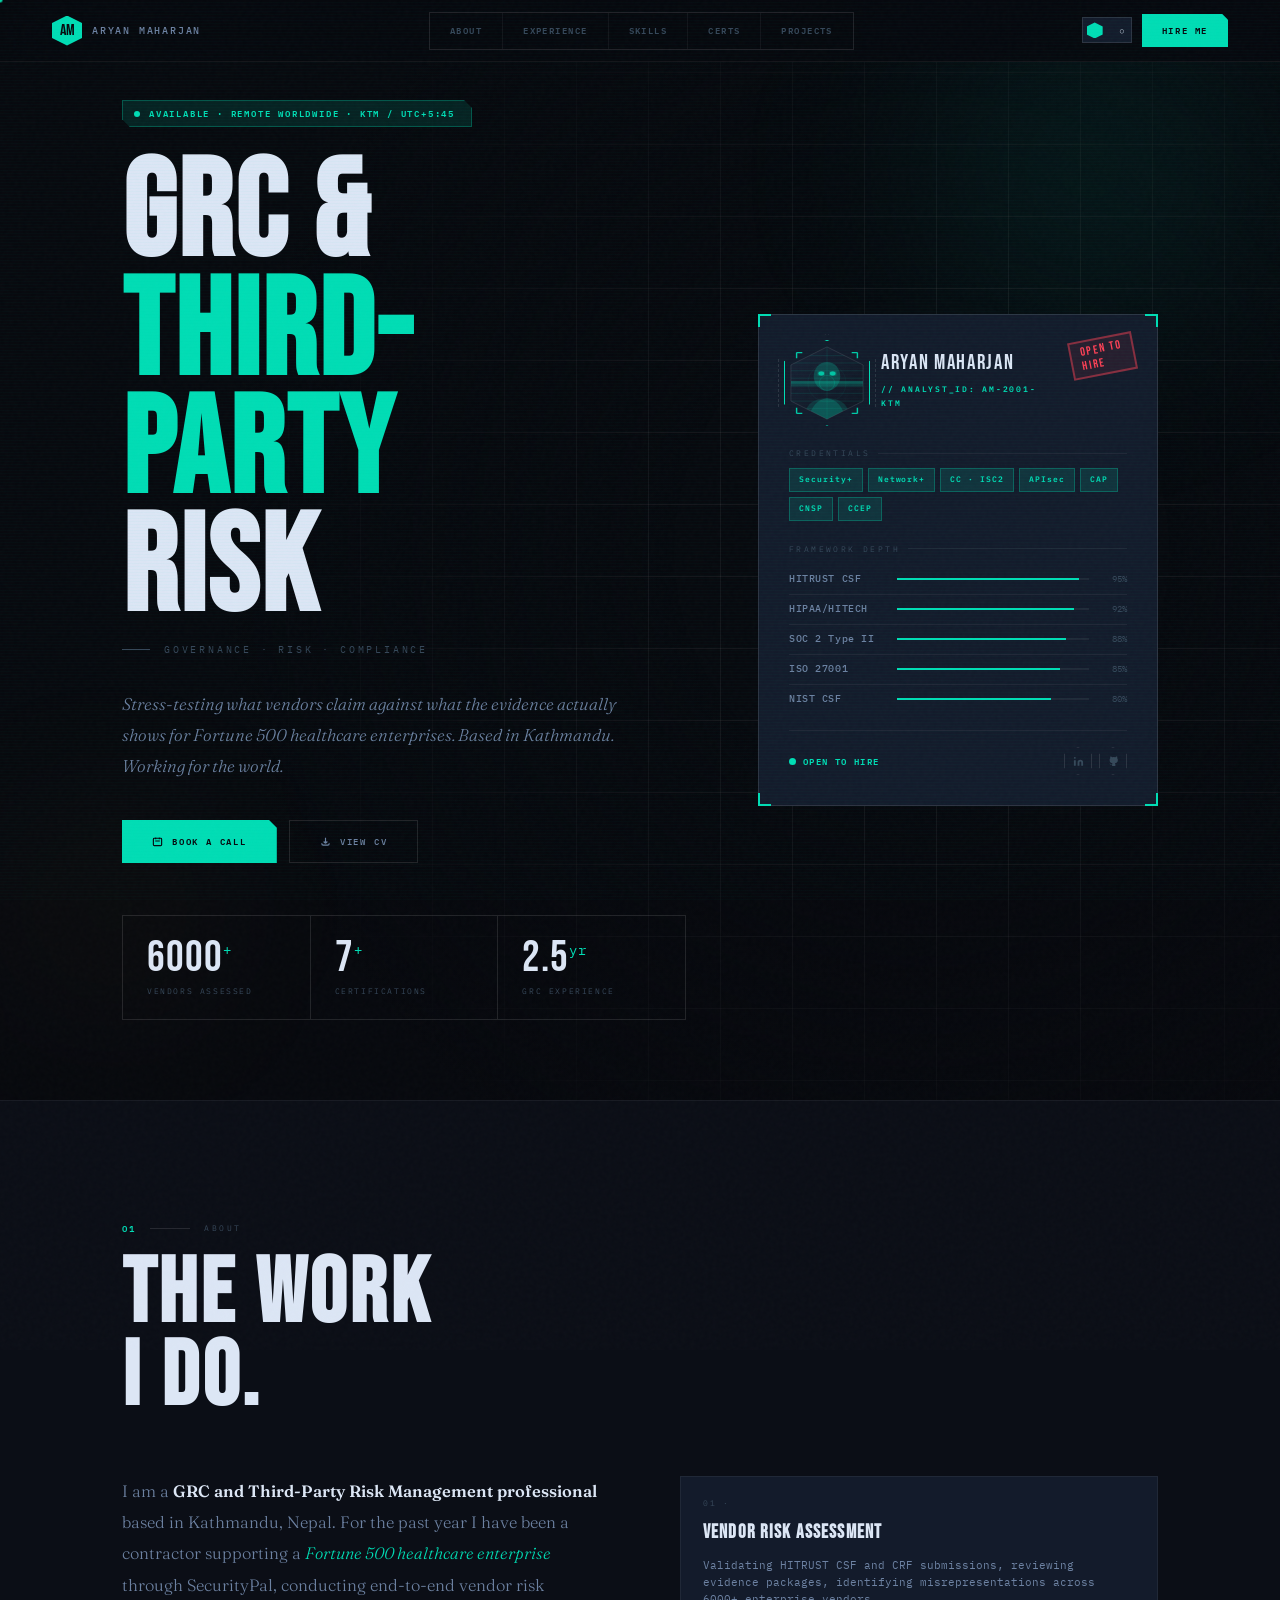
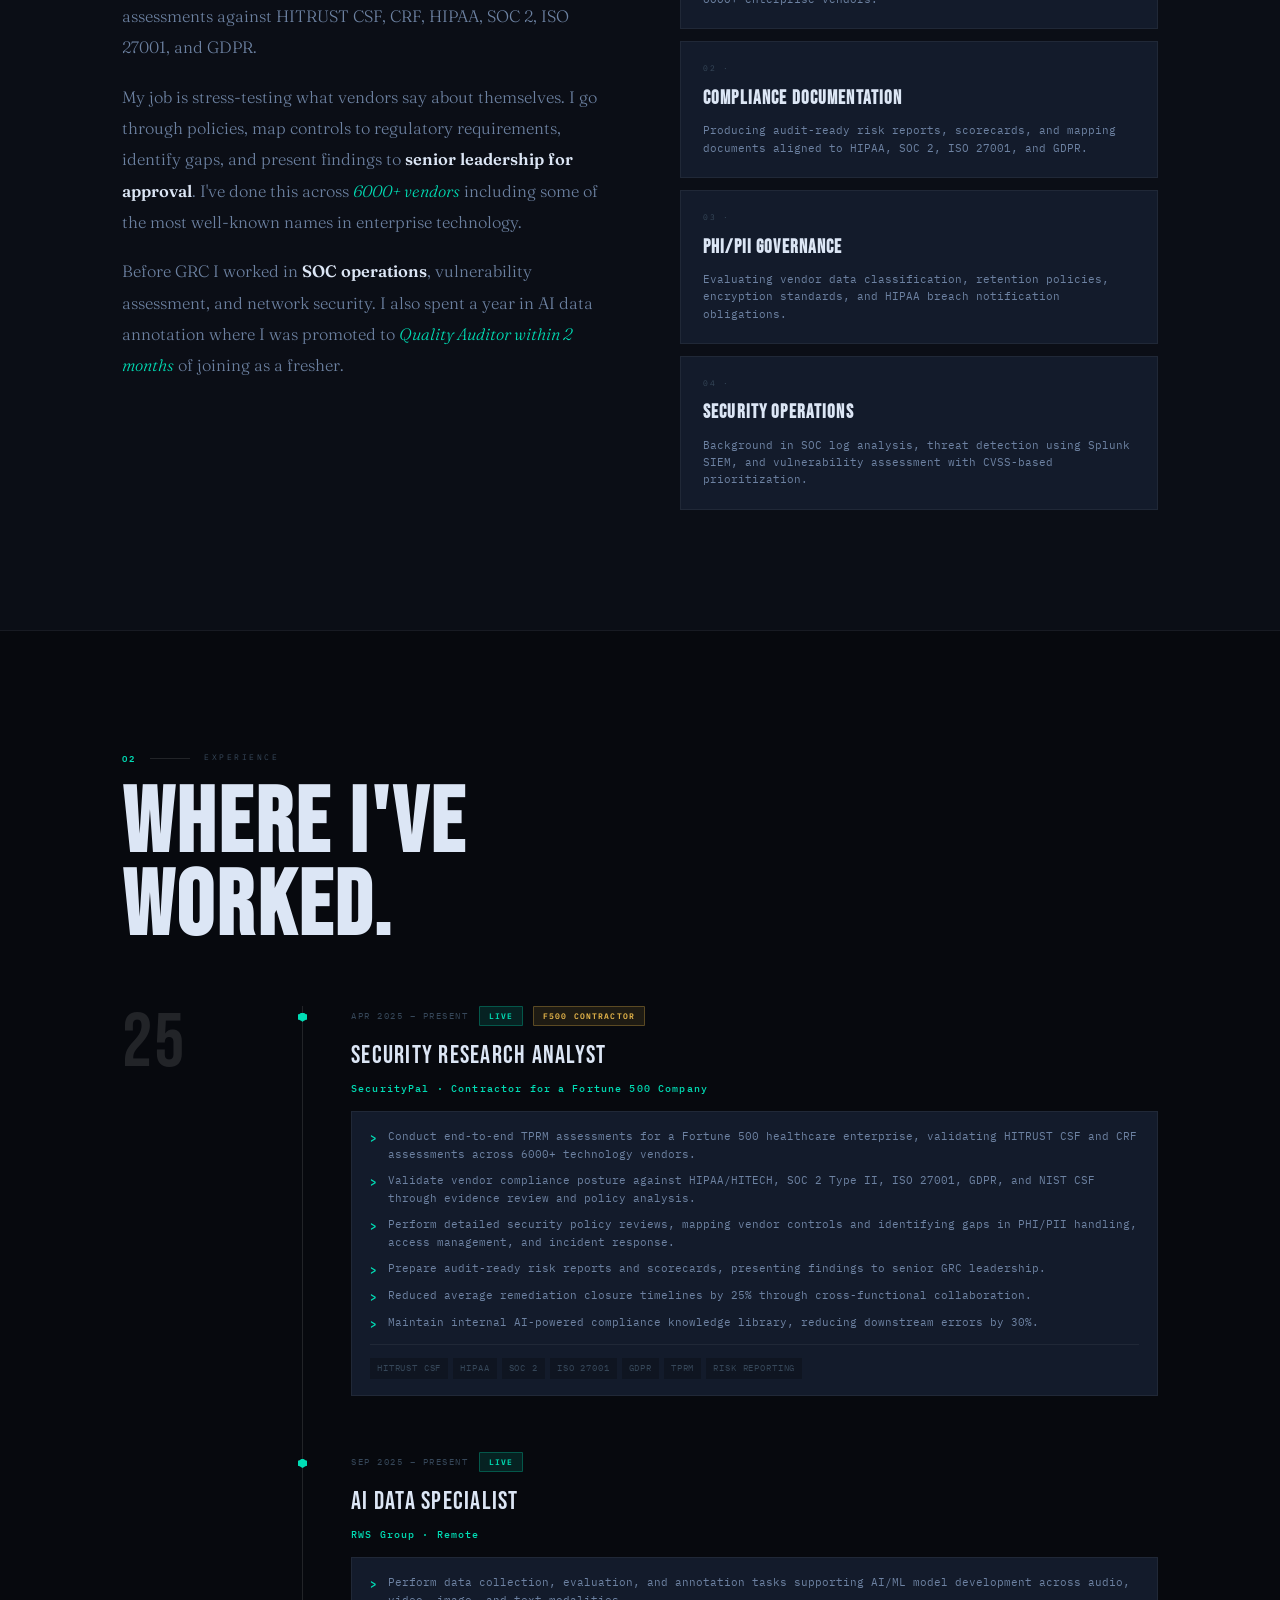
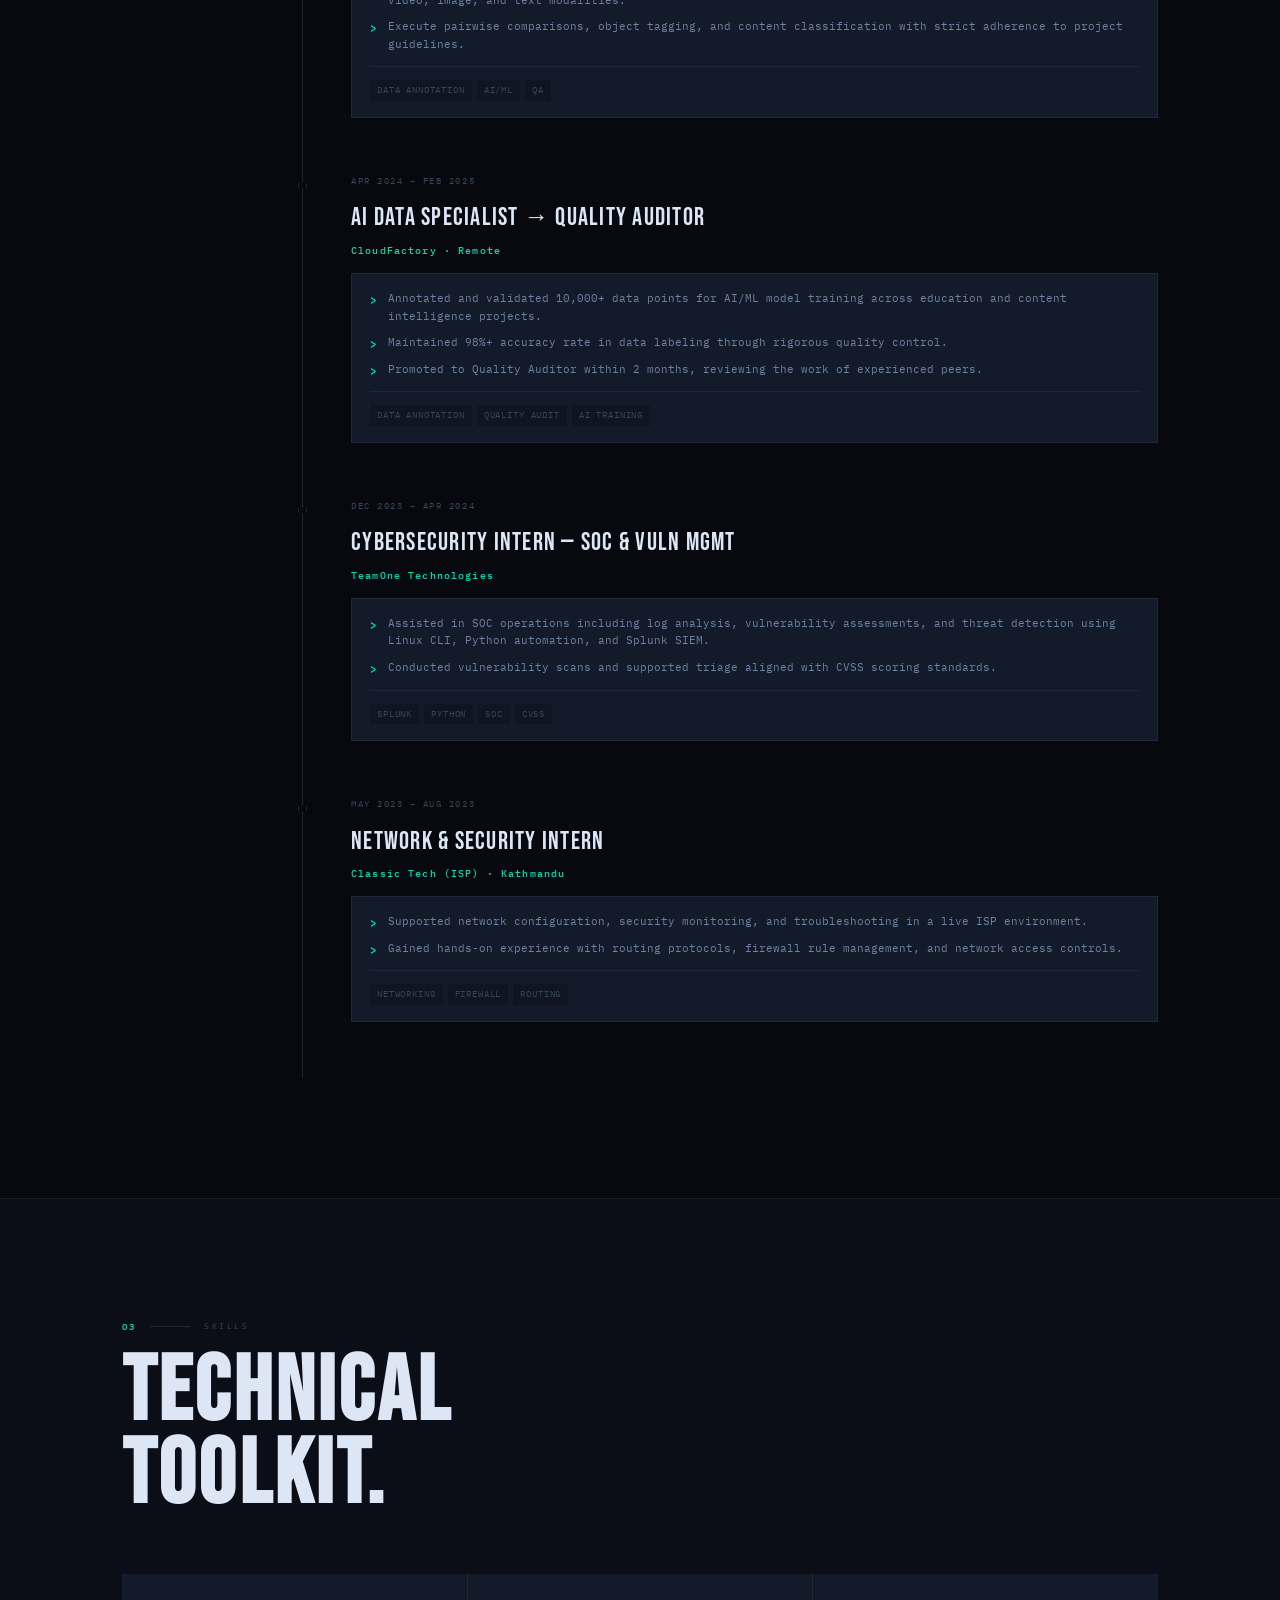
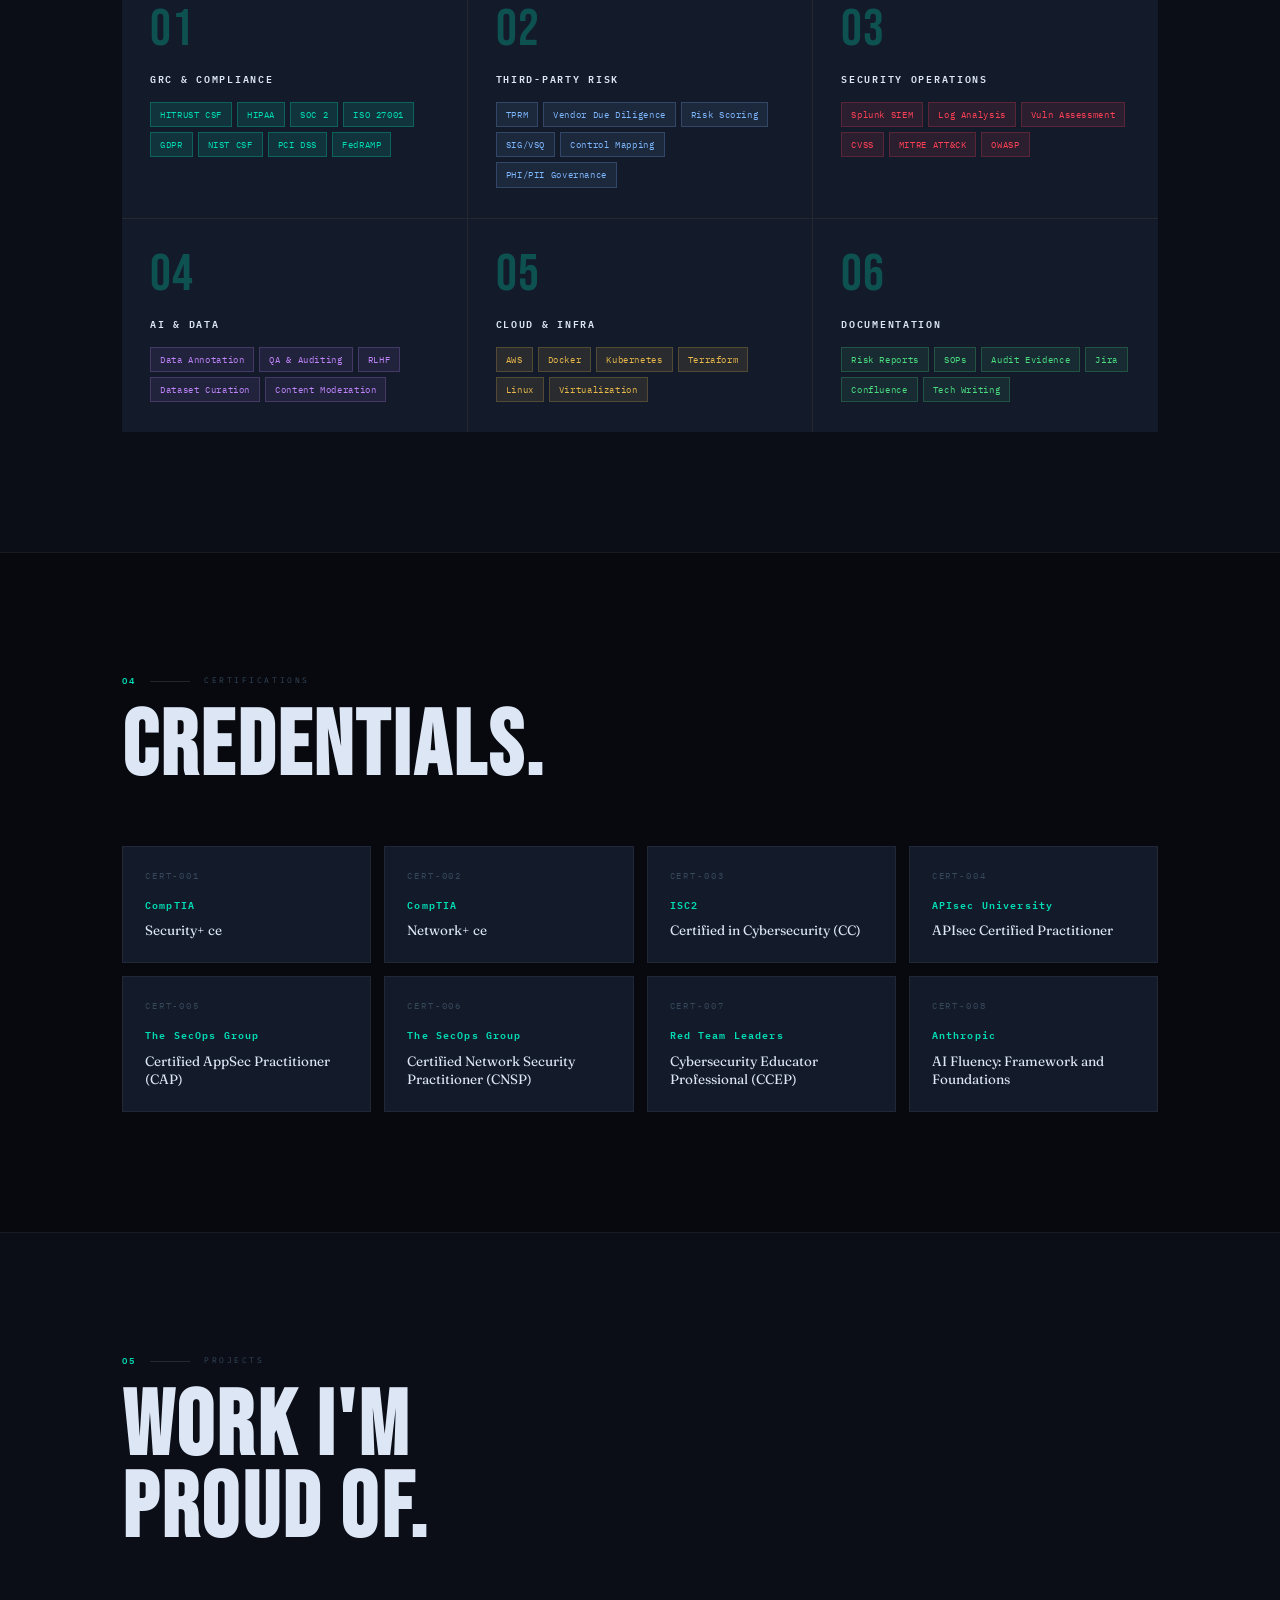
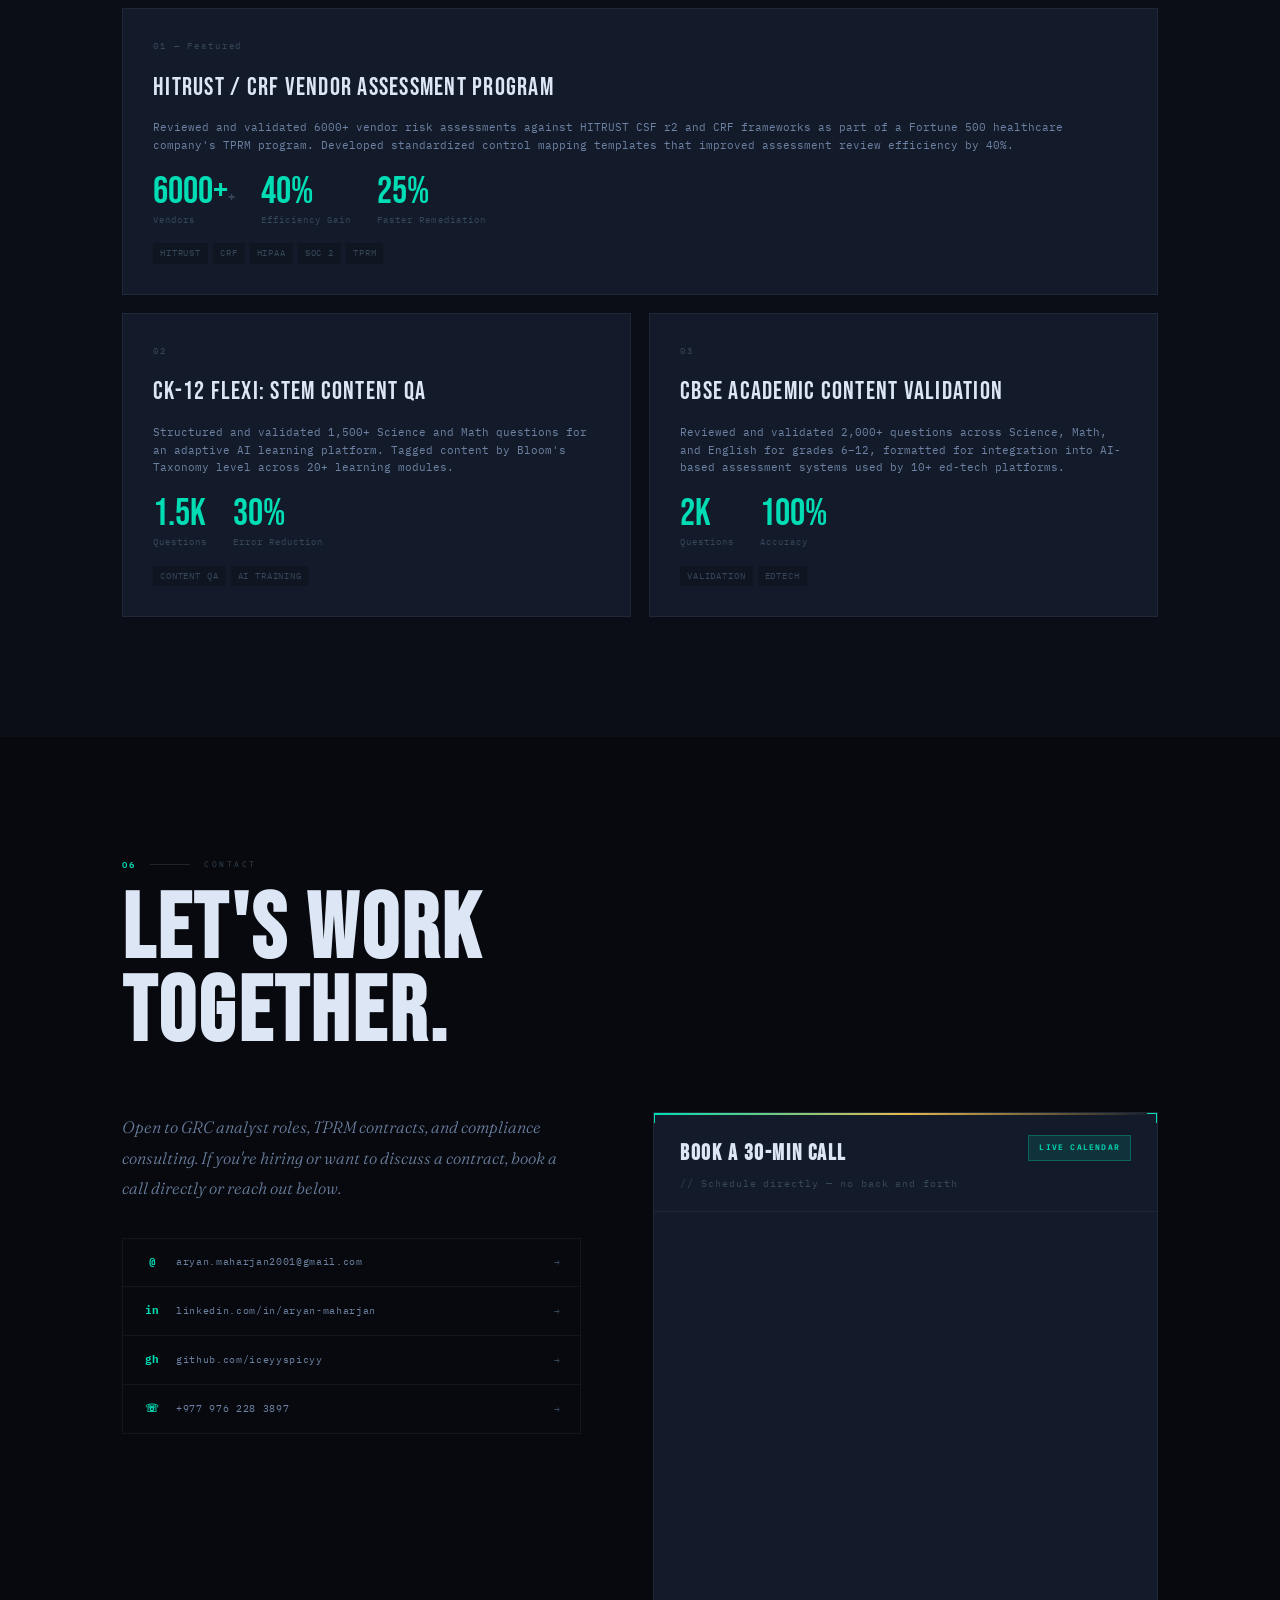
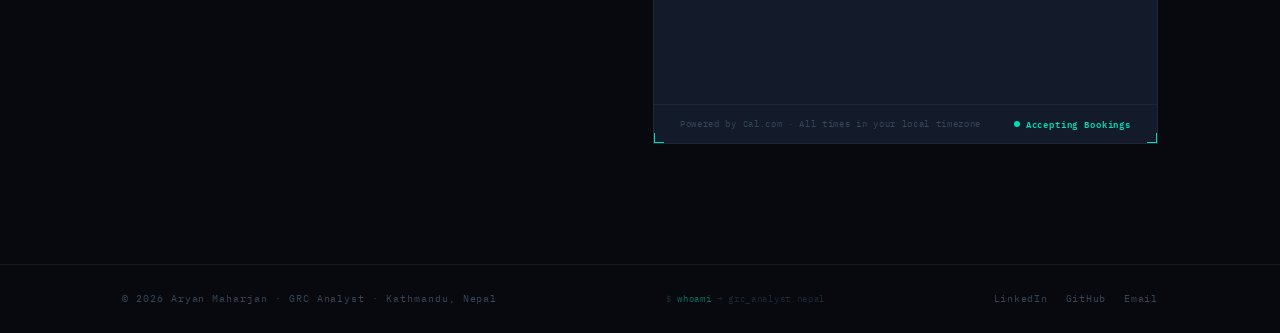
<file: index.html>
<!DOCTYPE html>
<html lang="en" data-theme="dark">
<head>
  <meta charset="UTF-8">
  <meta name="viewport" content="width=device-width, initial-scale=1.0">
  <title>Aryan Maharjan — GRC & Third-Party Risk Analyst</title>
  <link rel="preconnect" href="https://fonts.googleapis.com">
  <link rel="preconnect" href="https://fonts.gstatic.com" crossorigin>
  <link href="https://fonts.googleapis.com/css2?family=Bebas+Neue&family=IBM+Plex+Mono:ital,wght@0,300;0,400;0,500;0,600;1,300;1,400&family=Fraunces:ital,opsz,wght@0,9..144,300;0,9..144,400;1,9..144,300;1,9..144,400&display=swap" rel="stylesheet">

  <style>
  /* ════════════════════════════════════════
     DESIGN TOKENS
  ════════════════════════════════════════ */
  :root {
    --ease: cubic-bezier(0.4,0,0.2,1);
    --ease-out: cubic-bezier(0,0,0.2,1);
    --t: 0.38s var(--ease);
  }

  [data-theme="dark"] {
    --bg:        #07090e;
    --bg2:       #0b0e16;
    --bg3:       #0f1521;
    --surf:      #131b2b;
    --surf2:     #192235;
    --bdr:       rgba(255,255,255,0.055);
    --bdr2:      rgba(255,255,255,0.11);
    --bdr3:      rgba(255,255,255,0.18);
    --txt:       #dce6f5;
    --txt2:      #6d82a2;
    --txt3:      #364759;
    /* accent palette — single coherent set */
    --a:         #00ddb5;   /* teal primary */
    --a-dim:     rgba(0,221,181,0.12);
    --a-glow:    rgba(0,221,181,0.22);
    --a-border:  rgba(0,221,181,0.28);
    --red:       #ff4055;
    --red-dim:   rgba(255,64,85,0.1);
    --gold:      #e8b84b;
    --gold-dim:  rgba(232,184,75,0.1);
    --nav-bg:    rgba(7,9,14,0.88);
    --logo-fg:   #07090e;
    --stamp-bg:  rgba(255,64,85,0.08);
    --stamp-bdr: rgba(255,64,85,0.45);
    --stamp-txt: #ff4055;
    --scan:      rgba(0,221,181,0.025);
    --noise:     0.022;
  }

  [data-theme="light"] {
    --bg:        #f2ede3;
    --bg2:       #e9e3d6;
    --bg3:       #dfd8c8;
    --surf:      #faf6ef;
    --surf2:     #ede8dc;
    --bdr:       rgba(0,0,0,0.07);
    --bdr2:      rgba(0,0,0,0.13);
    --bdr3:      rgba(0,0,0,0.22);
    --txt:       #18130d;
    --txt2:      #5c4f3d;
    --txt3:      #9e8e78;
    --a:         #007a63;
    --a-dim:     rgba(0,122,99,0.09);
    --a-glow:    rgba(0,122,99,0.18);
    --a-border:  rgba(0,122,99,0.28);
    --red:       #c0392b;
    --red-dim:   rgba(192,57,43,0.08);
    --gold:      #8b6208;
    --gold-dim:  rgba(139,98,8,0.1);
    --nav-bg:    rgba(242,237,227,0.92);
    --logo-fg:   #f2ede3;
    --stamp-bg:  rgba(192,57,43,0.06);
    --stamp-bdr: rgba(192,57,43,0.5);
    --stamp-txt: #c0392b;
    --scan:      rgba(0,0,0,0.015);
    --noise:     0.038;
  }

  /* ════════════════════════════════════════
     RESET
  ════════════════════════════════════════ */
  *, *::before, *::after { box-sizing: border-box; margin: 0; padding: 0; }
  html { scroll-behavior: smooth; }
  body {
    background: var(--bg);
    color: var(--txt);
    font-family: 'IBM Plex Mono', monospace;
    font-size: 14px;
    line-height: 1.7;
    overflow-x: hidden;
    transition: background var(--t), color var(--t);
    cursor: none;
  }
  @media (pointer: coarse) { body { cursor: auto; } }

  /* SCAN LINES */
  body::before {
    content: '';
    position: fixed; inset: 0;
    background: repeating-linear-gradient(0deg, var(--scan) 0, var(--scan) 1px, transparent 1px, transparent 3px);
    pointer-events: none; z-index: 9997;
  }
  /* NOISE */
  body::after {
    content: '';
    position: fixed; inset: -50%; width: 200%; height: 200%;
    background-image: url("data:image/svg+xml,%3Csvg viewBox='0 0 512 512' xmlns='http://www.w3.org/2000/svg'%3E%3Cfilter id='n'%3E%3CfeTurbulence type='fractalNoise' baseFrequency='0.8' numOctaves='4' stitchTiles='stitch'/%3E%3C/filter%3E%3Crect width='100%25' height='100%25' filter='url(%23n)'/%3E%3C/svg%3E");
    opacity: var(--noise); pointer-events: none; z-index: 9996;
    animation: drift 10s linear infinite alternate;
  }
  @keyframes drift { to { transform: translate(-8px,-4px); } }

  /* ════════════════════════════════════════
     CURSOR
  ════════════════════════════════════════ */
  #cdot {
    position: fixed; width: 5px; height: 5px;
    background: var(--a); border-radius: 50%;
    pointer-events: none; z-index: 10000;
    transform: translate(-50%,-50%);
    transition: width .18s, height .18s, background .3s;
    mix-blend-mode: difference;
  }
  #cring {
    position: fixed; width: 28px; height: 28px;
    border: 1px solid var(--a); border-radius: 50%;
    pointer-events: none; z-index: 9999;
    transform: translate(-50%,-50%);
    transition: width .28s var(--ease-out), height .28s var(--ease-out), opacity .28s, border-color .3s;
    opacity: 0.45;
  }
  body.cursor-hover #cdot { width: 10px; height: 10px; }
  body.cursor-hover #cring { width: 48px; height: 48px; opacity: 0.7; }
  @media (pointer: coarse) { #cdot, #cring { display: none; } }

  /* ════════════════════════════════════════
     SCROLL PROGRESS
  ════════════════════════════════════════ */
  #sprog {
    position: fixed; top: 0; left: 0; height: 2px;
    background: var(--a); z-index: 10001;
    width: 0; transition: width .08s linear;
  }

  /* ════════════════════════════════════════
     NAV
  ════════════════════════════════════════ */
  nav {
    position: fixed; top: 0; left: 0; right: 0; height: 62px;
    display: flex; align-items: center; justify-content: space-between;
    padding: 0 52px;
    background: var(--nav-bg);
    backdrop-filter: blur(28px) saturate(1.6);
    border-bottom: 1px solid var(--bdr);
    z-index: 1000;
    transition: background var(--t), border-color var(--t), height .3s;
  }
  nav.slim { height: 54px; }

  /* logo */
  .nlogo {
    display: flex; align-items: center; gap: 10px;
    text-decoration: none; outline: none;
  }
  .nlogo-hex {
    width: 30px; height: 30px;
    background: var(--a); color: var(--logo-fg);
    display: flex; align-items: center; justify-content: center;
    font-family: 'Bebas Neue', sans-serif; font-size: 16px;
    clip-path: polygon(50% 0%,100% 25%,100% 75%,50% 100%,0% 75%,0% 25%);
    transition: clip-path .35s var(--ease), background var(--t);
    flex-shrink: 0;
  }
  .nlogo:hover .nlogo-hex { clip-path: polygon(0 0,100% 0,100% 100%,0 100%); }
  .nlogo-txt {
    font-size: 10px; font-weight: 500; letter-spacing: .18em;
    text-transform: uppercase; color: var(--txt2);
    transition: color var(--t);
  }

  /* links */
  .nlinks {
    display: flex; align-items: stretch;
    border: 1px solid var(--bdr2); overflow: hidden;
  }
  .nlink {
    padding: 0 20px; height: 36px;
    display: flex; align-items: center;
    font-size: 9px; font-weight: 600; letter-spacing: .16em; text-transform: uppercase;
    color: var(--txt3); text-decoration: none;
    border-right: 1px solid var(--bdr);
    position: relative; transition: color .2s, background .2s;
    outline: none;
  }
  .nlink:last-child { border-right: none; }
  .nlink::after {
    content: ''; position: absolute; bottom: 0; left: 0; right: 0; height: 2px;
    background: var(--a); transform: scaleX(0); transition: transform .25s var(--ease);
  }
  .nlink:hover, .nlink.active { color: var(--a); background: var(--a-dim); }
  .nlink:hover::after, .nlink.active::after { transform: scaleX(1); }

  /* right side */
  .nright { display: flex; align-items: center; gap: 10px; }

  /* theme toggle */
  .ttog {
    position: relative; width: 50px; height: 26px;
    border: 1px solid var(--bdr2); background: var(--surf);
    cursor: pointer; transition: background var(--t), border-color var(--t);
    display: flex; align-items: center;
    flex-shrink: 0;
  }
  .ttog-icons {
    position: absolute; inset: 0; display: flex;
    align-items: center; justify-content: space-between; padding: 0 6px;
    pointer-events: none; font-size: 9px;
  }
  .ttog-thumb {
    position: absolute; left: 4px; width: 16px; height: 16px;
    background: var(--a);
    clip-path: polygon(50% 0%,100% 25%,100% 75%,50% 100%,0% 75%,0% 25%);
    transition: left .3s var(--ease), background var(--t);
  }
  [data-theme="light"] .ttog-thumb { left: 28px; }

  /* hire btn */
  .nhire {
    font-size: 9px; font-weight: 600; letter-spacing: .18em; text-transform: uppercase;
    color: var(--logo-fg); background: var(--a);
    padding: 9px 20px; text-decoration: none;
    clip-path: polygon(0 0,calc(100% - 6px) 0,100% 6px,100% 100%,0 100%);
    transition: opacity .2s, transform .2s, background var(--t);
    outline: none; white-space: nowrap;
  }
  .nhire:hover { opacity: .88; transform: translateY(-1px); }

  /* hamburger */
  .nham {
    display: none; flex-direction: column; gap: 5px;
    cursor: pointer; padding: 6px; border: none; background: none; outline: none;
  }
  .nham span { display: block; width: 21px; height: 1.5px; background: var(--txt); transition: all .3s; }

  /* ════════════════════════════════════════
     MOBILE DRAWER
  ════════════════════════════════════════ */
  .drawer {
    display: none; position: fixed; inset: 0;
    background: var(--bg); z-index: 998;
    flex-direction: column; align-items: center; justify-content: center;
    gap: 8px;
  }
  .drawer.open { display: flex; }
  .drawer-close {
    position: absolute; top: 20px; right: 24px;
    font-family: 'IBM Plex Mono', monospace; font-size: 11px;
    color: var(--txt3); background: none; border: 1px solid var(--bdr2);
    padding: 6px 14px; cursor: pointer; letter-spacing: .1em; transition: color .2s;
  }
  .drawer-close:hover { color: var(--a); border-color: var(--a); }
  .drawer a {
    font-family: 'Bebas Neue', sans-serif; font-size: 52px;
    letter-spacing: .08em; color: var(--txt); text-decoration: none;
    transition: color .2s; line-height: 1.1;
  }
  .drawer a:hover { color: var(--a); }
  .drawer-theme {
    margin-top: 24px; display: flex; align-items: center; gap: 10px;
    font-size: 10px; color: var(--txt3); letter-spacing: .1em; cursor: pointer;
  }

  /* ════════════════════════════════════════
     LAYOUT
  ════════════════════════════════════════ */
  .wrap { max-width: 1140px; margin: 0 auto; padding: 0 52px; }
  section { position: relative; z-index: 1; }

  /* section eyebrow */
  .eyebrow {
    display: flex; align-items: center; gap: 14px; margin-bottom: 18px;
  }
  .eyebrow-num {
    font-size: 9px; font-weight: 600; letter-spacing: .22em; color: var(--a);
  }
  .eyebrow-rule { width: 40px; height: 1px; background: var(--bdr2); flex-shrink: 0; }
  .eyebrow-lbl {
    font-size: 8px; letter-spacing: .32em; text-transform: uppercase; color: var(--txt3);
  }

  .sec-h {
    font-family: 'Bebas Neue', sans-serif;
    font-size: clamp(54px,7.5vw,92px);
    letter-spacing: .035em; line-height: .9;
    color: var(--txt); margin-bottom: 20px;
    transition: color var(--t);
  }

  /* divider */
  .sec-div {
    width: 100%; height: 1px; background: var(--bdr);
    margin: 0; display: block;
  }

  /* ════════════════════════════════════════
     HERO
  ════════════════════════════════════════ */
  #home {
    min-height: 100vh; display: flex; align-items: center;
    padding: 100px 0 80px; overflow: hidden;
  }

  /* grid bg with parallax */
  .hgrid {
    position: absolute; inset: 0;
    background-image:
      linear-gradient(var(--bdr) 1px, transparent 1px),
      linear-gradient(90deg, var(--bdr) 1px, transparent 1px);
    background-size: 72px 72px;
    pointer-events: none; will-change: transform;
  }
  .hgrid::after {
    content: ''; position: absolute; inset: 0;
    background: radial-gradient(ellipse 55% 65% at 72% 50%, transparent 35%, var(--bg) 100%);
  }

  /* orbs */
  .orb {
    position: absolute; border-radius: 50%;
    filter: blur(90px); pointer-events: none;
  }
  .orb1 { width: 500px; height: 500px; top: -80px; right: -60px;
    background: radial-gradient(circle, rgba(0,221,181,.1) 0%, transparent 70%); }
  .orb2 { width: 300px; height: 300px; bottom: 40px; left: -40px;
    background: radial-gradient(circle, rgba(232,184,75,.06) 0%, transparent 70%); }

  .hero-inner {
    display: grid; grid-template-columns: 1fr 400px;
    gap: 72px; align-items: center; position: relative; z-index: 1;
  }

  /* CLEARANCE TAG */
  .ctag {
    display: inline-flex; align-items: center; gap: 9px;
    border: 1px solid var(--a-border);
    padding: 5px 16px 5px 11px; margin-bottom: 30px;
    clip-path: polygon(0 0,calc(100% - 8px) 0,100% 8px,100% 100%,8px 100%,0 calc(100% - 8px));
    background: var(--a-dim); position: relative;
  }
  .ctag-dot {
    width: 6px; height: 6px; background: var(--a); border-radius: 50%;
    animation: blink 1.9s step-end infinite; flex-shrink: 0;
  }
  @keyframes blink { 50% { opacity: 0; } }
  .ctag span {
    font-size: 9px; font-weight: 600; letter-spacing: .2em;
    color: var(--a); text-transform: uppercase;
  }

  /* hero title with glitch */
  .hero-h {
    font-family: 'Bebas Neue', sans-serif;
    font-size: clamp(78px, 11vw, 136px);
    line-height: .87; letter-spacing: .015em;
    color: var(--txt); margin-bottom: 10px;
    transition: color var(--t);
  }
  .hero-h .hl {
    color: var(--a); display: block; position: relative;
    animation: glitch-idle 6s infinite;
  }
  @keyframes glitch-idle {
    0%,92%,100% { text-shadow: none; transform: none; }
    94% { text-shadow: -2px 0 var(--red); transform: translateX(1px); }
    96% { text-shadow: 2px 0 var(--a); transform: translateX(-1px); }
    98% { text-shadow: none; transform: none; }
  }

  .hero-sub {
    font-size: 10px; letter-spacing: .28em; text-transform: uppercase;
    color: var(--txt3); margin-bottom: 30px;
    display: flex; align-items: center; gap: 14px;
  }
  .hero-sub::before { content: ''; width: 28px; height: 1px; background: var(--txt3); }

  .hero-desc {
    font-family: 'Fraunces', serif;
    font-size: 17px; font-weight: 300; font-style: italic;
    color: var(--txt2); line-height: 1.85; max-width: 500px;
    margin-bottom: 38px; transition: color var(--t);
  }

  .hero-btns { display: flex; gap: 12px; flex-wrap: wrap; margin-bottom: 52px; }

  .btn-p {
    font-size: 9px; font-weight: 600; letter-spacing: .2em; text-transform: uppercase;
    color: var(--logo-fg); background: var(--a); padding: 13px 30px;
    text-decoration: none;
    clip-path: polygon(0 0,calc(100% - 8px) 0,100% 8px,100% 100%,0 100%);
    transition: all .24s; display: inline-flex; align-items: center; gap: 9px; outline: none;
  }
  .btn-p:hover { transform: translateY(-2px); box-shadow: 0 8px 28px var(--a-glow); }
  .btn-g {
    font-size: 9px; font-weight: 500; letter-spacing: .2em; text-transform: uppercase;
    color: var(--txt2); border: 1px solid var(--bdr2); padding: 13px 30px;
    text-decoration: none; transition: all .24s; display: inline-flex; align-items: center; gap: 9px; outline: none;
  }
  .btn-g:hover { border-color: var(--a); color: var(--a); transform: translateY(-2px); }

  /* metrics */
  .hmetrics { display: flex; border: 1px solid var(--bdr2); }
  .hmet {
    flex: 1; padding: 20px 24px; border-right: 1px solid var(--bdr2);
    position: relative; overflow: hidden;
  }
  .hmet:last-child { border-right: none; }
  .hmet::before {
    content: ''; position: absolute; inset: 0;
    background: var(--a-dim); opacity: 0; transition: opacity .3s;
  }
  .hmet:hover::before { opacity: 1; }
  .hmet-val {
    font-family: 'Bebas Neue', sans-serif; font-size: 44px;
    letter-spacing: .02em; color: var(--txt); line-height: 1;
    display: block; transition: color var(--t);
  }
  .hmet-val sup { font-family: 'IBM Plex Mono',monospace; font-size: 14px; color: var(--a); }
  .hmet-lbl {
    font-size: 8px; letter-spacing: .2em; text-transform: uppercase;
    color: var(--txt3); margin-top: 5px;
  }

  /* ════════════════════════════════════════
     DOSSIER CARD (hero right)
  ════════════════════════════════════════ */
  .dcard {
    position: relative; background: var(--surf);
    border: 1px solid var(--bdr2); padding: 30px;
    transition: background var(--t), border-color var(--t);
  }
  /* 4-corner brackets */
  .dcard-corner {
    position: absolute; width: 13px; height: 13px;
    border-color: var(--a); border-style: solid;
    transition: border-color var(--t);
  }
  .dcard-corner.tl { top: -1px; left: -1px; border-width: 2px 0 0 2px; }
  .dcard-corner.tr { top: -1px; right: -1px; border-width: 2px 2px 0 0; }
  .dcard-corner.bl { bottom: -1px; left: -1px; border-width: 0 0 2px 2px; }
  .dcard-corner.br { bottom: -1px; right: -1px; border-width: 0 2px 2px 0; }

  /* stamp */
  .dstamp {
    position: absolute; top: 22px; right: 22px;
    border: 2px solid var(--stamp-bdr); padding: 3px 9px;
    transform: rotate(-11deg); background: var(--stamp-bg);
  }
  .dstamp span {
    font-family: 'Bebas Neue', sans-serif; font-size: 12px;
    letter-spacing: .15em; color: var(--stamp-txt); display: block; line-height: 1.15;
  }

  /* avatar */
  .av-wrap { width: 76px; height: 76px; position: relative; flex-shrink: 0; }
  .av-svg { width: 100%; height: 100%; }
  .av-ring {
    position: absolute; inset: -5px;
    border: 1px solid var(--a);
    clip-path: polygon(50% 0%,100% 25%,100% 75%,50% 100%,0% 75%,0% 25%);
    animation: spin 14s linear infinite;
  }
  .av-ring2 {
    position: absolute; inset: -11px;
    border: 1px dashed var(--bdr2);
    clip-path: polygon(50% 0%,100% 25%,100% 75%,50% 100%,0% 75%,0% 25%);
    animation: spin 22s linear infinite reverse;
  }
  @keyframes spin { to { transform: rotate(360deg); } }

  .dhd { display: flex; align-items: flex-start; gap: 16px; margin-bottom: 26px; padding-right: 76px; }
  .dname { font-family: 'Bebas Neue', sans-serif; font-size: 21px; letter-spacing: .08em; color: var(--txt); transition: color var(--t); }
  .did { font-size: 8px; color: var(--a); letter-spacing: .22em; font-weight: 600; margin-top: 3px; }

  .dlabel {
    font-size: 7.5px; letter-spacing: .32em; text-transform: uppercase;
    color: var(--txt3); margin-bottom: 9px;
    display: flex; align-items: center; gap: 8px;
  }
  .dlabel::after { content: ''; flex: 1; height: 1px; background: var(--bdr); }

  /* cert pills */
  .cpills { display: flex; flex-wrap: wrap; gap: 5px; margin-bottom: 22px; }
  .cpill {
    font-size: 8px; font-weight: 600; letter-spacing: .12em;
    color: var(--a); border: 1px solid var(--a-border); background: var(--a-dim);
    padding: 4px 9px; transition: all .2s; cursor: default;
  }
  .cpill:hover { background: rgba(0,221,181,.18); }

  /* framework bars */
  .fwlist { display: flex; flex-direction: column; }
  .fwrow {
    display: flex; align-items: center; padding: 6.5px 0;
    border-bottom: 1px solid var(--bdr); transition: padding .2s;
  }
  .fwrow:last-child { border-bottom: none; }
  .fwrow:hover { padding-left: 5px; }
  .fw-n { font-size: 9.5px; font-weight: 500; color: var(--txt2); letter-spacing: .06em; min-width: 96px; }
  .fw-track { flex: 1; height: 2px; background: var(--bdr); margin: 0 12px; overflow: hidden; }
  .fw-fill {
    height: 100%; background: var(--a);
    transform: scaleX(0); transform-origin: left;
    transition: transform 1.1s var(--ease) var(--d, 0s);
  }
  .fw-fill.go { transform: scaleX(1); }
  .fw-pct { font-size: 8.5px; color: var(--txt3); min-width: 26px; text-align: right; }

  /* card footer */
  .dft {
    display: flex; align-items: center; justify-content: space-between;
    padding-top: 16px; margin-top: 16px; border-top: 1px solid var(--bdr);
  }
  .dlive {
    display: flex; align-items: center; gap: 7px;
    font-size: 8.5px; color: var(--a); letter-spacing: .16em; text-transform: uppercase; font-weight: 600;
  }
  .dlive::before {
    content: ''; width: 7px; height: 7px; background: var(--a);
    border-radius: 50%; animation: blink 1.5s step-end infinite;
  }
  .dsocials { display: flex; gap: 7px; }
  .dsoc {
    width: 28px; height: 28px; border: 1px solid var(--bdr2);
    display: flex; align-items: center; justify-content: center;
    color: var(--txt3); text-decoration: none; font-size: 11px;
    clip-path: polygon(50% 0%,100% 25%,100% 75%,50% 100%,0% 75%,0% 25%);
    transition: all .2s;
  }
  .dsoc:hover { border-color: var(--a); color: var(--a); background: var(--a-dim); }

  /* ════════════════════════════════════════
     ABOUT
  ════════════════════════════════════════ */
  #about { padding: 120px 0; background: var(--bg2); border-top: 1px solid var(--bdr); border-bottom: 1px solid var(--bdr); transition: background var(--t); }
  .about-g { display: grid; grid-template-columns: 1fr 1fr; gap: 80px; margin-top: 56px; }
  .atext { font-family: 'Fraunces', serif; font-size: 16.5px; font-weight: 300; color: var(--txt2); line-height: 1.9; transition: color var(--t); }
  .atext p { margin-bottom: 18px; }
  .atext strong { color: var(--txt); font-weight: 600; font-style: normal; }
  .atext em { color: var(--a); font-style: italic; }

  .acards { display: flex; flex-direction: column; gap: 12px; }
  .acard {
    background: var(--surf); border: 1px solid var(--bdr); padding: 20px 22px;
    position: relative; transition: all .3s; cursor: default;
  }
  .acard::before {
    content: ''; position: absolute; left: 0; top: 0; bottom: 0; width: 2px;
    background: var(--a); transform: scaleY(0); transition: transform .3s var(--ease);
  }
  .acard:hover { border-color: var(--bdr2); transform: translateX(5px); }
  .acard:hover::before { transform: scaleY(1); }
  .acard-n { font-size: 8px; color: var(--txt3); letter-spacing: .22em; margin-bottom: 7px; }
  .acard h4 { font-family: 'Bebas Neue', sans-serif; font-size: 19px; letter-spacing: .06em; color: var(--txt); margin-bottom: 7px; transition: color var(--t); }
  .acard p { font-family: 'IBM Plex Mono', monospace; font-size: 10.5px; color: var(--txt2); line-height: 1.65; }

  /* ════════════════════════════════════════
     EXPERIENCE
  ════════════════════════════════════════ */
  #experience { padding: 120px 0; transition: background var(--t); }
  .exp-g { display: grid; grid-template-columns: 180px 1fr; margin-top: 56px; }
  .exp-yr {
    position: relative;
  }
  .exp-yr-sticky {
    position: sticky; top: 90px;
    font-family: 'Bebas Neue', sans-serif; font-size: 76px;
    letter-spacing: .02em; color: var(--bdr2); line-height: 1;
    user-select: none; transition: color .3s;
    writing-mode: horizontal-tb;
  }
  .exp-line { border-left: 1px solid var(--bdr2); padding-left: 48px; }
  .eitem {
    padding-bottom: 56px; position: relative;
    opacity: 0; transform: translateX(-14px);
    transition: opacity .5s var(--ease), transform .5s var(--ease);
  }
  .eitem.vis { opacity: 1; transform: translateX(0); }
  .eitem::before {
    content: ''; position: absolute; left: -53px; top: 7px;
    width: 9px; height: 9px;
    background: var(--bg); border: 1px solid var(--bdr2);
    clip-path: polygon(50% 0%,100% 25%,100% 75%,50% 100%,0% 75%,0% 25%);
    transition: background var(--t), border-color .3s;
  }
  .eitem.cur::before { background: var(--a); border-color: var(--a); animation: pulse-hex 2.2s ease-in-out infinite; }
  @keyframes pulse-hex {
    0%,100% { box-shadow: 0 0 0 0 rgba(0,221,181,.4); }
    50% { box-shadow: 0 0 0 5px rgba(0,221,181,0); }
  }

  .emeta { display: flex; align-items: center; gap: 10px; margin-bottom: 9px; flex-wrap: wrap; }
  .edate { font-size: 8.5px; color: var(--txt3); letter-spacing: .18em; text-transform: uppercase; }
  .ebadge {
    font-size: 7.5px; font-weight: 600; letter-spacing: .15em; text-transform: uppercase;
    padding: 3px 9px; border-radius: 1px;
  }
  .blive { color: var(--a); border: 1px solid var(--a-border); background: var(--a-dim); }
  .bcon { color: var(--gold); border: 1px solid rgba(232,184,75,.3); background: var(--gold-dim); }

  .erole { font-family: 'Bebas Neue', sans-serif; font-size: 25px; letter-spacing: .05em; color: var(--txt); margin-bottom: 3px; transition: color var(--t); }
  .ecomp { font-size: 9.5px; color: var(--a); letter-spacing: .12em; font-weight: 500; margin-bottom: 14px; }

  .ebody { background: var(--surf); border: 1px solid var(--bdr); padding: 16px 18px; }
  .ebody ul { list-style: none; display: flex; flex-direction: column; gap: 9px; }
  .ebody li { font-size: 11px; color: var(--txt2); line-height: 1.6; padding-left: 18px; position: relative; }
  .ebody li::before { content: '>'; position: absolute; left: 0; color: var(--a); font-weight: 600; }
  .etags { display: flex; flex-wrap: wrap; gap: 5px; margin-top: 13px; padding-top: 13px; border-top: 1px solid var(--bdr); }
  .etag { font-size: 8.5px; color: var(--txt3); background: var(--bg3); padding: 3px 7px; letter-spacing: .1em; text-transform: uppercase; }

  /* ════════════════════════════════════════
     SKILLS — completely rebuilt
  ════════════════════════════════════════ */
  #skills { padding: 120px 0; background: var(--bg2); border-top: 1px solid var(--bdr); border-bottom: 1px solid var(--bdr); transition: background var(--t); }

  .skills-g {
    display: grid; grid-template-columns: repeat(3,1fr);
    gap: 1px; background: var(--bdr2); margin-top: 56px;
  }

  .sk {
    background: var(--surf); padding: 30px 28px;
    transition: background var(--t); position: relative; overflow: hidden;
    cursor: default;
  }
  /* Hover fill animation from bottom */
  .sk::before {
    content: ''; position: absolute; inset: 0;
    background: linear-gradient(180deg, transparent 60%, var(--a-dim) 100%);
    opacity: 0; transition: opacity .4s;
  }
  .sk:hover { background: var(--surf2); }
  .sk:hover::before { opacity: 1; }

  /* big number — NOW properly visible */
  .sk-n {
    font-family: 'Bebas Neue', sans-serif; font-size: 52px;
    color: var(--a-border); line-height: 1; margin-bottom: 14px;
    transition: color .3s; letter-spacing: .02em;
  }
  .sk:hover .sk-n { color: var(--a); }

  .sk-title {
    font-family: 'IBM Plex Mono', monospace;
    font-size: 9.5px; font-weight: 600; letter-spacing: .18em;
    text-transform: uppercase; color: var(--txt); margin-bottom: 16px;
    transition: color var(--t);
  }

  .sk-tags { display: flex; flex-wrap: wrap; gap: 5px; }
  /* KEY FIX: each category gets its own distinct color treatment */
  .sk-tag {
    font-family: 'IBM Plex Mono', monospace;
    font-size: 9px; padding: 4px 9px; letter-spacing: .07em;
    border: 1px solid transparent; transition: all .22s;
  }

  /* Category color schemes */
  .sk[data-cat="grc"] .sk-tag {
    color: var(--a); background: var(--a-dim); border-color: var(--a-border);
  }
  .sk[data-cat="tprm"] .sk-tag {
    color: #7eb8ff; background: rgba(126,184,255,.08); border-color: rgba(126,184,255,.22);
  }
  .sk[data-cat="secops"] .sk-tag {
    color: var(--red); background: var(--red-dim); border-color: rgba(255,64,85,.22);
  }
  .sk[data-cat="ai"] .sk-tag {
    color: #c084fc; background: rgba(192,132,252,.08); border-color: rgba(192,132,252,.22);
  }
  .sk[data-cat="cloud"] .sk-tag {
    color: var(--gold); background: var(--gold-dim); border-color: rgba(232,184,75,.22);
  }
  .sk[data-cat="docs"] .sk-tag {
    color: #4ade80; background: rgba(74,222,128,.08); border-color: rgba(74,222,128,.22);
  }

  .sk-tag:hover { opacity: .75; }

  /* ════════════════════════════════════════
     CERTIFICATIONS
  ════════════════════════════════════════ */
  #certifications { padding: 120px 0; transition: background var(--t); }
  .certs-g {
    display: grid; grid-template-columns: repeat(4,1fr); gap: 13px; margin-top: 56px;
  }
  .ccard {
    background: var(--surf); border: 1px solid var(--bdr); padding: 22px;
    position: relative; overflow: hidden; transition: all .3s; cursor: default;
  }
  .ccard::after {
    content: ''; position: absolute; inset: 0;
    background: linear-gradient(135deg, var(--a-dim) 0%, transparent 60%);
    opacity: 0; transition: opacity .3s;
  }
  .ccard::before {
    content: ''; position: absolute; bottom: 0; left: 0; right: 0; height: 2px;
    background: var(--a); transform: scaleX(0); transform-origin: left;
    transition: transform .35s var(--ease);
  }
  .ccard:hover { border-color: var(--a-border); transform: translateY(-4px); box-shadow: 0 14px 40px rgba(0,0,0,.28), 0 0 0 1px var(--a-border); }
  .ccard:hover::after { opacity: 1; }
  .ccard:hover::before { transform: scaleX(1); }
  .cc-num { font-size: 8.5px; color: var(--txt3); letter-spacing: .22em; margin-bottom: 13px; }
  .cc-issuer { font-size: 9.5px; font-weight: 600; color: var(--a); letter-spacing: .12em; margin-bottom: 9px; }
  .cc-name { font-family: 'Fraunces', serif; font-size: 13.5px; font-weight: 400; color: var(--txt); line-height: 1.4; transition: color var(--t); }

  /* ════════════════════════════════════════
     PROJECTS
  ════════════════════════════════════════ */
  #projects { padding: 120px 0; background: var(--bg2); border-top: 1px solid var(--bdr); transition: background var(--t); }
  .proj-g { display: grid; grid-template-columns: 1fr 1fr; gap: 18px; margin-top: 56px; }
  .pcard {
    background: var(--surf); border: 1px solid var(--bdr); padding: 30px;
    position: relative; overflow: hidden; transition: all .3s; cursor: default;
  }
  .pcard.span2 { grid-column: span 2; }
  .pcard::before {
    content: ''; position: absolute; top: 0; left: 0; right: 0; height: 2px;
    background: linear-gradient(90deg, var(--a), transparent);
    transform: scaleX(0); transform-origin: left; transition: transform .4s var(--ease);
  }
  .pcard:hover::before { transform: scaleX(1); }
  .pcard:hover { border-color: var(--bdr2); transform: translateY(-3px); box-shadow: 0 12px 40px rgba(0,0,0,.2); }
  .pnum { font-size: 8.5px; color: var(--txt3); letter-spacing: .22em; margin-bottom: 13px; }
  .ptitle { font-family: 'Bebas Neue', sans-serif; font-size: 25px; letter-spacing: .05em; color: var(--txt); margin-bottom: 10px; transition: color var(--t); }
  .pdesc { font-family: 'IBM Plex Mono', monospace; font-size: 10.5px; color: var(--txt2); line-height: 1.7; margin-bottom: 18px; }
  .pmets { display: flex; gap: 26px; margin-bottom: 16px; }
  .pmet-v { font-family: 'Bebas Neue', sans-serif; font-size: 38px; color: var(--a); line-height: 1; }
  .pmet-l { font-size: 8.5px; color: var(--txt3); letter-spacing: .12em; margin-top: 2px; }
  .ptags { display: flex; flex-wrap: wrap; gap: 5px; }
  .ptag { font-size: 8.5px; color: var(--txt3); background: var(--bg3); padding: 3px 7px; letter-spacing: .1em; text-transform: uppercase; }

  /* ════════════════════════════════════════
     CONTACT
  ════════════════════════════════════════ */
  #contact { padding: 120px 0; transition: background var(--t); }
  .contact-g { display: grid; grid-template-columns: 1fr 1.1fr; gap: 72px; margin-top: 56px; align-items: start; }

  .cleft-desc {
    font-family: 'Fraunces', serif; font-size: 16.5px; font-weight: 300; font-style: italic;
    color: var(--txt2); line-height: 1.85; margin-bottom: 34px; transition: color var(--t);
  }

  .clinks { border: 1px solid var(--bdr); }
  .clink {
    display: flex; align-items: center; gap: 15px;
    padding: 15px 20px; border-bottom: 1px solid var(--bdr);
    text-decoration: none; color: var(--txt2); transition: all .22s; position: relative; overflow: hidden;
  }
  .clink:last-child { border-bottom: none; }
  .clink::before {
    content: ''; position: absolute; left: 0; top: 0; bottom: 0; width: 2px;
    background: var(--a); transform: scaleY(0); transition: transform .25s;
  }
  .clink:hover { background: var(--a-dim); color: var(--a); padding-left: 26px; }
  .clink:hover::before { transform: scaleY(1); }
  .clink-icon { font-size: 10.5px; color: var(--a); width: 18px; text-align: center; font-weight: 700; flex-shrink: 0; }
  .clink-lbl { font-size: 9.5px; letter-spacing: .07em; }
  .clink-arr { margin-left: auto; font-size: 10px; color: var(--txt3); transition: all .22s; }
  .clink:hover .clink-arr { color: var(--a); transform: translateX(3px); }

  /* ════════════════════════════════════════
     CAL.COM CARD — redesigned
  ════════════════════════════════════════ */
  .cal-card {
    background: var(--surf); border: 1px solid var(--bdr);
    position: relative; overflow: hidden;
    transition: background var(--t), border-color var(--t);
  }
  /* top accent line */
  .cal-card::before {
    content: ''; position: absolute; top: 0; left: 0; right: 0; height: 2px;
    background: linear-gradient(90deg, var(--a), var(--gold), transparent);
  }
  /* corner brackets */
  .cal-brk { position: absolute; width: 11px; height: 11px; border-color: var(--a); border-style: solid; transition: border-color var(--t); }
  .cal-brk.tl { top: -1px; left: -1px; border-width: 2px 0 0 2px; }
  .cal-brk.tr { top: -1px; right: -1px; border-width: 2px 2px 0 0; }
  .cal-brk.bl { bottom: -1px; left: -1px; border-width: 0 0 2px 2px; }
  .cal-brk.br { bottom: -1px; right: -1px; border-width: 0 2px 2px 0; }

  .cal-head {
    padding: 22px 26px 18px;
    border-bottom: 1px solid var(--bdr);
    display: flex; align-items: flex-start; justify-content: space-between; gap: 12px;
  }
  .cal-head-left h4 {
    font-family: 'Bebas Neue', sans-serif; font-size: 22px;
    letter-spacing: .07em; color: var(--txt); margin-bottom: 4px; transition: color var(--t);
  }
  .cal-head-left p { font-size: 9.5px; color: var(--txt3); letter-spacing: .1em; }
  .cal-head-badge {
    font-size: 8px; font-weight: 600; letter-spacing: .15em; text-transform: uppercase;
    color: var(--a); border: 1px solid var(--a-border); background: var(--a-dim);
    padding: 5px 10px; white-space: nowrap; flex-shrink: 0;
  }

  /* scan effect inside cal */
  .cal-scan {
    position: relative; overflow: hidden;
  }
  .cal-scan::before {
    content: ''; position: absolute; top: -100%; left: 0; right: 0; height: 40px;
    background: linear-gradient(180deg, transparent, rgba(0,221,181,.04), transparent);
    animation: calscan 4s linear infinite; z-index: 1; pointer-events: none;
  }
  @keyframes calscan { to { top: 110%; } }

  .cal-body { padding: 6px; position: relative; }
  .cal-body iframe {
    display: block; border: none; border-radius: 1px; width: 100%;
  }

  .cal-foot {
    padding: 12px 26px; border-top: 1px solid var(--bdr);
    display: flex; align-items: center; justify-content: space-between;
  }
  .cal-foot-txt {
    font-size: 8.5px; color: var(--txt3); letter-spacing: .08em;
  }
  .cal-foot-dot {
    display: flex; align-items: center; gap: 6px;
    font-size: 8.5px; color: var(--a); letter-spacing: .1em; font-weight: 600;
  }
  .cal-foot-dot::before {
    content: ''; width: 6px; height: 6px; background: var(--a);
    border-radius: 50%; animation: blink 1.8s step-end infinite;
  }

  /* ════════════════════════════════════════
     FOOTER
  ════════════════════════════════════════ */
  footer {
    border-top: 1px solid var(--bdr); padding: 26px 0;
    position: relative; z-index: 1; transition: background var(--t);
  }
  .ft-inner {
    display: flex; align-items: center; justify-content: space-between; flex-wrap: wrap; gap: 12px;
  }
  .ft-left { font-size: 9.5px; color: var(--txt3); letter-spacing: .1em; }
  .ft-right {
    display: flex; align-items: center; gap: 18px;
    font-size: 9.5px; color: var(--txt3); letter-spacing: .08em;
  }
  .ft-right a { color: var(--txt3); text-decoration: none; transition: color .2s; }
  .ft-right a:hover { color: var(--a); }

  /* terminal easter egg */
  .ft-cmd {
    font-size: 8.5px; color: var(--txt3); letter-spacing: .08em;
    opacity: 0.5;
  }
  .ft-cmd span { color: var(--a); }

  /* ════════════════════════════════════════
     BACK TO TOP
  ════════════════════════════════════════ */
  #btt {
    position: fixed; bottom: 28px; right: 28px;
    width: 40px; height: 40px;
    background: var(--surf); border: 1px solid var(--bdr2);
    display: flex; align-items: center; justify-content: center;
    color: var(--a); cursor: pointer; z-index: 500;
    clip-path: polygon(50% 0%,100% 25%,100% 75%,50% 100%,0% 75%,0% 25%);
    transition: all .25s; opacity: 0; pointer-events: none; transform: translateY(8px);
  }
  #btt.show { opacity: 1; pointer-events: auto; transform: translateY(0); }
  #btt:hover { background: var(--a-dim); border-color: var(--a); transform: translateY(-2px); }
  #btt svg { width: 14px; height: 14px; }

  /* ════════════════════════════════════════
     REVEAL
  ════════════════════════════════════════ */
  .rev {
    opacity: 0; transform: translateY(22px);
    transition: opacity .6s var(--ease), transform .6s var(--ease);
  }
  .rev.in { opacity: 1; transform: translateY(0); }

  /* ════════════════════════════════════════
     MOBILE / RESPONSIVE
  ════════════════════════════════════════ */
  @media (max-width: 1060px) {
    .certs-g { grid-template-columns: repeat(3,1fr); }
  }
  @media (max-width: 900px) {
    nav { padding: 0 24px; }
    .nlinks { display: none; }
    .nham { display: flex; }
    .wrap { padding: 0 24px; }
    .hero-inner { grid-template-columns: 1fr; gap: 44px; }
    .about-g { grid-template-columns: 1fr; gap: 36px; }
    .exp-g { grid-template-columns: 1fr; }
    .exp-yr { display: none; }
    .exp-line { border-left: none; padding-left: 22px; }
    .eitem::before { left: -27px; }
    .skills-g { grid-template-columns: repeat(2,1fr); }
    .certs-g { grid-template-columns: repeat(2,1fr); }
    .proj-g { grid-template-columns: 1fr; }
    .pcard.span2 { grid-column: span 1; }
    .contact-g { grid-template-columns: 1fr; gap: 36px; }
  }
  @media (max-width: 600px) {
    .hero-h { font-size: 68px; }
    .skills-g { grid-template-columns: 1fr; }
    .certs-g { grid-template-columns: 1fr 1fr; }
    .hmetrics { flex-wrap: wrap; }
    .hmet { min-width: 33%; }
    .ft-inner { flex-direction: column; text-align: center; }
    .ft-right { justify-content: center; }
    #btt { bottom: 18px; right: 18px; }
  }
  </style>
</head>
<body>

<!-- CURSOR -->
<div id="cdot"></div>
<div id="cring"></div>

<!-- SCROLL PROGRESS -->
<div id="sprog"></div>

<!-- BACK TO TOP -->
<button id="btt" aria-label="Back to top">
  <svg fill="none" viewBox="0 0 24 24" stroke="currentColor" stroke-width="2.5"><path d="M5 15l7-7 7 7"/></svg>
</button>

<!-- MOBILE DRAWER -->
<div class="drawer" id="drawer">
  <button class="drawer-close" id="drawer-close">[ CLOSE ]</button>
  <a href="#about" data-close>About</a>
  <a href="#experience" data-close>Experience</a>
  <a href="#skills" data-close>Skills</a>
  <a href="#certifications" data-close>Certs</a>
  <a href="#projects" data-close>Projects</a>
  <a href="#contact" data-close>Hire Me</a>
  <div class="drawer-theme" id="drawer-theme">
    <span id="drawer-theme-txt">◐ Switch to Light</span>
  </div>
</div>

<!-- NAV -->
<nav id="nav">
  <a href="#home" class="nlogo">
    <div class="nlogo-hex">AM</div>
    <span class="nlogo-txt">Aryan Maharjan</span>
  </a>

  <div class="nlinks">
    <a href="#about"          class="nlink" data-sec="about">About</a>
    <a href="#experience"     class="nlink" data-sec="experience">Experience</a>
    <a href="#skills"         class="nlink" data-sec="skills">Skills</a>
    <a href="#certifications" class="nlink" data-sec="certifications">Certs</a>
    <a href="#projects"       class="nlink" data-sec="projects">Projects</a>
  </div>

  <div class="nright">
    <div class="ttog" id="ttog" title="Toggle theme">
      <div class="ttog-icons"><span>◐</span><span>○</span></div>
      <div class="ttog-thumb"></div>
    </div>
    <a href="#contact" class="nhire">Hire Me</a>
    <button class="nham" id="nham" aria-label="Menu">
      <span></span><span></span><span></span>
    </button>
  </div>
</nav>

<main>

<!-- ═══ HERO ═══ -->
<section id="home">
  <div class="hgrid" id="hgrid"></div>
  <div class="orb orb1"></div>
  <div class="orb orb2"></div>
  <div class="wrap">
    <div class="hero-inner">

      <!-- LEFT -->
      <div class="rev" id="hero-left">
        <div class="ctag">
          <div class="ctag-dot"></div>
          <span>Available · Remote Worldwide · KTM / UTC+5:45</span>
        </div>

        <h1 class="hero-h">
          GRC &amp;<br>
          <span class="hl" data-text="THIRD-PARTY">THIRD-PARTY</span>
          RISK
        </h1>
        <div class="hero-sub">Governance · Risk · Compliance</div>

        <p class="hero-desc">
          Stress-testing what vendors claim against what the evidence actually shows for Fortune 500 healthcare enterprises. Based in Kathmandu. Working for the world.
        </p>

        <div class="hero-btns">
          <a href="#contact" class="btn-p">
            <svg width="11" height="11" fill="none" viewBox="0 0 24 24" stroke="currentColor" stroke-width="2.5"><path d="M8 7V3m8 4V3m-9 8h10M5 21h14a2 2 0 002-2V7a2 2 0 00-2-2H5a2 2 0 00-2 2v12a2 2 0 002 2z"/></svg>
            Book a Call
          </a>
          <a href="https://drive.google.com/file/d/1ZpJqYzG6tLYCt6h2VIFViUUSfU2hcsww/view?usp=sharing" target="_blank" class="btn-g">
            <svg width="11" height="11" fill="none" viewBox="0 0 24 24" stroke="currentColor" stroke-width="2.5"><path d="M4 16v1a3 3 0 003 3h10a3 3 0 003-3v-1m-4-4l-4 4m0 0l-4-4m4 4V4"/></svg>
            View CV
          </a>
        </div>

        <div class="hmetrics">
          <div class="hmet">
            <span class="hmet-val">6000<sup>+</sup></span>
            <div class="hmet-lbl">Vendors Assessed</div>
          </div>
          <div class="hmet">
            <span class="hmet-val">7<sup>+</sup></span>
            <div class="hmet-lbl">Certifications</div>
          </div>
          <div class="hmet">
            <span class="hmet-val">2.5<sup>yr</sup></span>
            <div class="hmet-lbl">GRC Experience</div>
          </div>
        </div>
      </div>

      <!-- RIGHT — DOSSIER -->
      <div class="rev" style="transition-delay:.22s">
        <div class="dcard">
          <div class="dcard-corner tl"></div>
          <div class="dcard-corner tr"></div>
          <div class="dcard-corner bl"></div>
          <div class="dcard-corner br"></div>

          <div class="dstamp">
            <span>OPEN TO</span>
            <span>HIRE</span>
          </div>

          <div class="dhd">
            <div class="av-wrap">
              <svg class="av-svg" viewBox="0 0 80 80" xmlns="http://www.w3.org/2000/svg">
                <defs>
                  <clipPath id="hx"><polygon points="40,2 78,21 78,59 40,78 2,59 2,21"/></clipPath>
                  <linearGradient id="fg" x1="0%" y1="0%" x2="100%" y2="100%">
                    <stop offset="0%" stop-color="var(--surf2)"/>
                    <stop offset="100%" stop-color="var(--bg3)"/>
                  </linearGradient>
                  <linearGradient id="sg" x1="0%" y1="0%" x2="0%" y2="100%">
                    <stop offset="0%" stop-color="var(--a)" stop-opacity=".65"/>
                    <stop offset="100%" stop-color="var(--a)" stop-opacity="0"/>
                  </linearGradient>
                  <filter id="gl"><feGaussianBlur stdDeviation="1.5" result="b"/><feMerge><feMergeNode in="b"/><feMergeNode in="SourceGraphic"/></feMerge></filter>
                </defs>
                <polygon points="40,2 78,21 78,59 40,78 2,59 2,21" fill="url(#fg)" stroke="var(--bdr2)" stroke-width="1"/>
                <g clip-path="url(#hx)" opacity=".28">
                  <line x1="2" y1="11" x2="78" y2="11" stroke="var(--a)" stroke-width=".4"/>
                  <line x1="2" y1="19" x2="78" y2="19" stroke="var(--a)" stroke-width=".4"/>
                  <line x1="2" y1="27" x2="78" y2="27" stroke="var(--a)" stroke-width=".4"/>
                  <line x1="2" y1="35" x2="78" y2="35" stroke="var(--a)" stroke-width=".4"/>
                  <line x1="2" y1="43" x2="78" y2="43" stroke="var(--a)" stroke-width=".4"/>
                  <line x1="2" y1="51" x2="78" y2="51" stroke="var(--a)" stroke-width=".4"/>
                  <line x1="2" y1="59" x2="78" y2="59" stroke="var(--a)" stroke-width=".4"/>
                  <line x1="2" y1="67" x2="78" y2="67" stroke="var(--a)" stroke-width=".4"/>
                </g>
                <g clip-path="url(#hx)">
                  <ellipse cx="40" cy="70" rx="22" ry="14" fill="var(--a)" opacity=".14"/>
                  <path d="M20 80 Q24 58 40 56 Q56 58 60 80 Z" fill="var(--a)" opacity=".2"/>
                  <ellipse cx="40" cy="33" rx="14" ry="15" fill="var(--a)" opacity=".22"/>
                  <ellipse cx="34" cy="30" rx="3" ry="2" fill="var(--a)" opacity=".85" filter="url(#gl)"/>
                  <ellipse cx="46" cy="30" rx="3" ry="2" fill="var(--a)" opacity=".85" filter="url(#gl)"/>
                  <line x1="40" y1="2" x2="40" y2="78" stroke="var(--a)" stroke-width=".4" opacity=".28"/>
                  <line x1="2" y1="40" x2="78" y2="40" stroke="var(--a)" stroke-width=".4" opacity=".28"/>
                  <circle cx="40" cy="40" r="8" fill="none" stroke="var(--a)" stroke-width=".5" opacity=".35"/>
                  <circle cx="40" cy="40" r="20" fill="none" stroke="var(--a)" stroke-width=".3" opacity=".18"/>
                </g>
                <g clip-path="url(#hx)">
                  <rect x="2" y="0" width="76" height="7" fill="url(#sg)" opacity=".55">
                    <animateTransform attributeName="transform" type="translate" values="0,0;0,82;0,0" dur="2.8s" repeatCount="indefinite"/>
                  </rect>
                </g>
                <g stroke="var(--a)" stroke-width="1.5" fill="none" opacity=".9">
                  <path d="M8 8L8 14M8 8L14 8"/><path d="M72 8L72 14M72 8L66 8"/>
                  <path d="M8 72L8 66M8 72L14 72"/><path d="M72 72L72 66M72 72L66 72"/>
                </g>
              </svg>
              <div class="av-ring"></div>
              <div class="av-ring2"></div>
            </div>
            <div>
              <div class="dname">Aryan Maharjan</div>
              <div class="did">// ANALYST_ID: AM-2001-KTM</div>
            </div>
          </div>

          <div class="dlabel">Credentials</div>
          <div class="cpills">
            <span class="cpill">Security+</span><span class="cpill">Network+</span>
            <span class="cpill">CC · ISC2</span><span class="cpill">APIsec</span>
            <span class="cpill">CAP</span><span class="cpill">CNSP</span><span class="cpill">CCEP</span>
          </div>

          <div class="dlabel">Framework Depth</div>
          <div class="fwlist" id="fwlist">
            <div class="fwrow"><span class="fw-n">HITRUST CSF</span><div class="fw-track"><div class="fw-fill" style="--d:.1s;width:95%"></div></div><span class="fw-pct">95%</span></div>
            <div class="fwrow"><span class="fw-n">HIPAA/HITECH</span><div class="fw-track"><div class="fw-fill" style="--d:.2s;width:92%"></div></div><span class="fw-pct">92%</span></div>
            <div class="fwrow"><span class="fw-n">SOC 2 Type II</span><div class="fw-track"><div class="fw-fill" style="--d:.3s;width:88%"></div></div><span class="fw-pct">88%</span></div>
            <div class="fwrow"><span class="fw-n">ISO 27001</span><div class="fw-track"><div class="fw-fill" style="--d:.4s;width:85%"></div></div><span class="fw-pct">85%</span></div>
            <div class="fwrow"><span class="fw-n">NIST CSF</span><div class="fw-track"><div class="fw-fill" style="--d:.5s;width:80%"></div></div><span class="fw-pct">80%</span></div>
          </div>

          <div class="dft">
            <div class="dlive">Open to Hire</div>
            <div class="dsocials">
              <a href="https://www.linkedin.com/in/aryan-maharjan/" target="_blank" class="dsoc" title="LinkedIn">
                <svg width="11" height="11" fill="currentColor" viewBox="0 0 24 24"><path d="M16 8a6 6 0 016 6v7h-4v-7a2 2 0 00-2-2 2 2 0 00-2 2v7h-4v-7a6 6 0 016-6zM2 9h4v12H2z"/><circle cx="4" cy="4" r="2"/></svg>
              </a>
              <a href="https://github.com/iceyyspicyy" target="_blank" class="dsoc" title="GitHub">
                <svg width="11" height="11" fill="currentColor" viewBox="0 0 24 24"><path d="M9 19c-5 1.5-5-2.5-7-3m14 6v-3.87a3.37 3.37 0 00-.94-2.61c3.14-.35 6.44-1.54 6.44-7A5.44 5.44 0 0020 4.77 5.07 5.07 0 0019.91 1S18.73.65 16 2.48a13.38 13.38 0 00-7 0C6.27.65 5.09 1 5.09 1A5.07 5.07 0 005 4.77a5.44 5.44 0 00-1.5 3.78c0 5.42 3.3 6.61 6.44 7A3.37 3.37 0 009 18.13V22"/></svg>
              </a>
            </div>
          </div>
        </div>
      </div>

    </div>
  </div>
</section>

<!-- ═══ ABOUT ═══ -->
<section id="about">
  <div class="wrap">
    <div class="rev">
      <div class="eyebrow"><span class="eyebrow-num">01</span><div class="eyebrow-rule"></div><span class="eyebrow-lbl">About</span></div>
      <h2 class="sec-h">The work<br>I do.</h2>
    </div>
    <div class="about-g">
      <div class="atext rev">
        <p>I am a <strong>GRC and Third-Party Risk Management professional</strong> based in Kathmandu, Nepal. For the past year I have been a contractor supporting a <em>Fortune 500 healthcare enterprise</em> through SecurityPal, conducting end-to-end vendor risk assessments against HITRUST CSF, CRF, HIPAA, SOC 2, ISO 27001, and GDPR.</p>
        <p>My job is stress-testing what vendors say about themselves. I go through policies, map controls to regulatory requirements, identify gaps, and present findings to <strong>senior leadership for approval</strong>. I've done this across <em>6000+ vendors</em> including some of the most well-known names in enterprise technology.</p>
        <p>Before GRC I worked in <strong>SOC operations</strong>, vulnerability assessment, and network security. I also spent a year in AI data annotation where I was promoted to <em>Quality Auditor within 2 months</em> of joining as a fresher.</p>
      </div>
      <div class="acards rev" style="transition-delay:.14s">
        <div class="acard"><div class="acard-n">01 ·</div><h4>Vendor Risk Assessment</h4><p>Validating HITRUST CSF and CRF submissions, reviewing evidence packages, identifying misrepresentations across 6000+ enterprise vendors.</p></div>
        <div class="acard"><div class="acard-n">02 ·</div><h4>Compliance Documentation</h4><p>Producing audit-ready risk reports, scorecards, and mapping documents aligned to HIPAA, SOC 2, ISO 27001, and GDPR.</p></div>
        <div class="acard"><div class="acard-n">03 ·</div><h4>PHI/PII Governance</h4><p>Evaluating vendor data classification, retention policies, encryption standards, and HIPAA breach notification obligations.</p></div>
        <div class="acard"><div class="acard-n">04 ·</div><h4>Security Operations</h4><p>Background in SOC log analysis, threat detection using Splunk SIEM, and vulnerability assessment with CVSS-based prioritization.</p></div>
      </div>
    </div>
  </div>
</section>

<!-- ═══ EXPERIENCE ═══ -->
<section id="experience">
  <div class="wrap">
    <div class="rev">
      <div class="eyebrow"><span class="eyebrow-num">02</span><div class="eyebrow-rule"></div><span class="eyebrow-lbl">Experience</span></div>
      <h2 class="sec-h">Where I've<br>worked.</h2>
    </div>
    <div class="exp-g">
      <div class="exp-yr"><div class="exp-yr-sticky">25</div></div>
      <div class="exp-line">

        <div class="eitem cur">
          <div class="emeta"><span class="edate">Apr 2025 – Present</span><span class="ebadge blive">Live</span><span class="ebadge bcon">F500 Contractor</span></div>
          <div class="erole">Security Research Analyst</div>
          <div class="ecomp">SecurityPal · Contractor for a Fortune 500 Company</div>
          <div class="ebody"><ul>
            <li>Conduct end-to-end TPRM assessments for a Fortune 500 healthcare enterprise, validating HITRUST CSF and CRF assessments across 6000+ technology vendors.</li>
            <li>Validate vendor compliance posture against HIPAA/HITECH, SOC 2 Type II, ISO 27001, GDPR, and NIST CSF through evidence review and policy analysis.</li>
            <li>Perform detailed security policy reviews, mapping vendor controls and identifying gaps in PHI/PII handling, access management, and incident response.</li>
            <li>Prepare audit-ready risk reports and scorecards, presenting findings to senior GRC leadership.</li>
            <li>Reduced average remediation closure timelines by 25% through cross-functional collaboration.</li>
            <li>Maintain internal AI-powered compliance knowledge library, reducing downstream errors by 30%.</li>
          </ul>
          <div class="etags"><span class="etag">HITRUST CSF</span><span class="etag">HIPAA</span><span class="etag">SOC 2</span><span class="etag">ISO 27001</span><span class="etag">GDPR</span><span class="etag">TPRM</span><span class="etag">Risk Reporting</span></div>
          </div>
        </div>

        <div class="eitem cur">
          <div class="emeta"><span class="edate">Sep 2025 – Present</span><span class="ebadge blive">Live</span></div>
          <div class="erole">AI Data Specialist</div>
          <div class="ecomp">RWS Group · Remote</div>
          <div class="ebody"><ul>
            <li>Perform data collection, evaluation, and annotation tasks supporting AI/ML model development across audio, video, image, and text modalities.</li>
            <li>Execute pairwise comparisons, object tagging, and content classification with strict adherence to project guidelines.</li>
          </ul>
          <div class="etags"><span class="etag">Data Annotation</span><span class="etag">AI/ML</span><span class="etag">QA</span></div>
          </div>
        </div>

        <div class="eitem">
          <div class="emeta"><span class="edate">Apr 2024 – Feb 2025</span></div>
          <div class="erole">AI Data Specialist → Quality Auditor</div>
          <div class="ecomp">CloudFactory · Remote</div>
          <div class="ebody"><ul>
            <li>Annotated and validated 10,000+ data points for AI/ML model training across education and content intelligence projects.</li>
            <li>Maintained 98%+ accuracy rate in data labeling through rigorous quality control.</li>
            <li>Promoted to Quality Auditor within 2 months, reviewing the work of experienced peers.</li>
          </ul>
          <div class="etags"><span class="etag">Data Annotation</span><span class="etag">Quality Audit</span><span class="etag">AI Training</span></div>
          </div>
        </div>

        <div class="eitem">
          <div class="emeta"><span class="edate">Dec 2023 – Apr 2024</span></div>
          <div class="erole">Cybersecurity Intern — SOC &amp; Vuln Mgmt</div>
          <div class="ecomp">TeamOne Technologies</div>
          <div class="ebody"><ul>
            <li>Assisted in SOC operations including log analysis, vulnerability assessments, and threat detection using Linux CLI, Python automation, and Splunk SIEM.</li>
            <li>Conducted vulnerability scans and supported triage aligned with CVSS scoring standards.</li>
          </ul>
          <div class="etags"><span class="etag">Splunk</span><span class="etag">Python</span><span class="etag">SOC</span><span class="etag">CVSS</span></div>
          </div>
        </div>

        <div class="eitem">
          <div class="emeta"><span class="edate">May 2023 – Aug 2023</span></div>
          <div class="erole">Network &amp; Security Intern</div>
          <div class="ecomp">Classic Tech (ISP) · Kathmandu</div>
          <div class="ebody"><ul>
            <li>Supported network configuration, security monitoring, and troubleshooting in a live ISP environment.</li>
            <li>Gained hands-on experience with routing protocols, firewall rule management, and network access controls.</li>
          </ul>
          <div class="etags"><span class="etag">Networking</span><span class="etag">Firewall</span><span class="etag">Routing</span></div>
          </div>
        </div>

      </div>
    </div>
  </div>
</section>

<!-- ═══ SKILLS ═══ -->
<section id="skills">
  <div class="wrap">
    <div class="rev">
      <div class="eyebrow"><span class="eyebrow-num">03</span><div class="eyebrow-rule"></div><span class="eyebrow-lbl">Skills</span></div>
      <h2 class="sec-h">Technical<br>toolkit.</h2>
    </div>
    <div class="skills-g">
      <div class="sk rev" data-cat="grc">
        <div class="sk-n">01</div>
        <div class="sk-title">GRC &amp; Compliance</div>
        <div class="sk-tags">
          <span class="sk-tag">HITRUST CSF</span><span class="sk-tag">HIPAA</span><span class="sk-tag">SOC 2</span><span class="sk-tag">ISO 27001</span><span class="sk-tag">GDPR</span><span class="sk-tag">NIST CSF</span><span class="sk-tag">PCI DSS</span><span class="sk-tag">FedRAMP</span>
        </div>
      </div>
      <div class="sk rev" data-cat="tprm" style="transition-delay:.06s">
        <div class="sk-n">02</div>
        <div class="sk-title">Third-Party Risk</div>
        <div class="sk-tags">
          <span class="sk-tag">TPRM</span><span class="sk-tag">Vendor Due Diligence</span><span class="sk-tag">Risk Scoring</span><span class="sk-tag">SIG/VSQ</span><span class="sk-tag">Control Mapping</span><span class="sk-tag">PHI/PII Governance</span>
        </div>
      </div>
      <div class="sk rev" data-cat="secops" style="transition-delay:.12s">
        <div class="sk-n">03</div>
        <div class="sk-title">Security Operations</div>
        <div class="sk-tags">
          <span class="sk-tag">Splunk SIEM</span><span class="sk-tag">Log Analysis</span><span class="sk-tag">Vuln Assessment</span><span class="sk-tag">CVSS</span><span class="sk-tag">MITRE ATT&amp;CK</span><span class="sk-tag">OWASP</span>
        </div>
      </div>
      <div class="sk rev" data-cat="ai" style="transition-delay:.06s">
        <div class="sk-n">04</div>
        <div class="sk-title">AI &amp; Data</div>
        <div class="sk-tags">
          <span class="sk-tag">Data Annotation</span><span class="sk-tag">QA &amp; Auditing</span><span class="sk-tag">RLHF</span><span class="sk-tag">Dataset Curation</span><span class="sk-tag">Content Moderation</span>
        </div>
      </div>
      <div class="sk rev" data-cat="cloud" style="transition-delay:.12s">
        <div class="sk-n">05</div>
        <div class="sk-title">Cloud &amp; Infra</div>
        <div class="sk-tags">
          <span class="sk-tag">AWS</span><span class="sk-tag">Docker</span><span class="sk-tag">Kubernetes</span><span class="sk-tag">Terraform</span><span class="sk-tag">Linux</span><span class="sk-tag">Virtualization</span>
        </div>
      </div>
      <div class="sk rev" data-cat="docs" style="transition-delay:.18s">
        <div class="sk-n">06</div>
        <div class="sk-title">Documentation</div>
        <div class="sk-tags">
          <span class="sk-tag">Risk Reports</span><span class="sk-tag">SOPs</span><span class="sk-tag">Audit Evidence</span><span class="sk-tag">Jira</span><span class="sk-tag">Confluence</span><span class="sk-tag">Tech Writing</span>
        </div>
      </div>
    </div>
  </div>
</section>

<!-- ═══ CERTIFICATIONS ═══ -->
<section id="certifications">
  <div class="wrap">
    <div class="rev">
      <div class="eyebrow"><span class="eyebrow-num">04</span><div class="eyebrow-rule"></div><span class="eyebrow-lbl">Certifications</span></div>
      <h2 class="sec-h">Credentials.</h2>
    </div>
    <div class="certs-g">
      <div class="ccard rev"><div class="cc-num">CERT-001</div><div class="cc-issuer">CompTIA</div><div class="cc-name">Security+ ce</div></div>
      <div class="ccard rev" style="transition-delay:.05s"><div class="cc-num">CERT-002</div><div class="cc-issuer">CompTIA</div><div class="cc-name">Network+ ce</div></div>
      <div class="ccard rev" style="transition-delay:.1s"><div class="cc-num">CERT-003</div><div class="cc-issuer">ISC2</div><div class="cc-name">Certified in Cybersecurity (CC)</div></div>
      <div class="ccard rev" style="transition-delay:.15s"><div class="cc-num">CERT-004</div><div class="cc-issuer">APIsec University</div><div class="cc-name">APIsec Certified Practitioner</div></div>
      <div class="ccard rev" style="transition-delay:.1s"><div class="cc-num">CERT-005</div><div class="cc-issuer">The SecOps Group</div><div class="cc-name">Certified AppSec Practitioner (CAP)</div></div>
      <div class="ccard rev" style="transition-delay:.15s"><div class="cc-num">CERT-006</div><div class="cc-issuer">The SecOps Group</div><div class="cc-name">Certified Network Security Practitioner (CNSP)</div></div>
      <div class="ccard rev" style="transition-delay:.2s"><div class="cc-num">CERT-007</div><div class="cc-issuer">Red Team Leaders</div><div class="cc-name">Cybersecurity Educator Professional (CCEP)</div></div>
      <div class="ccard rev" style="transition-delay:.2s"><div class="cc-num">CERT-008</div><div class="cc-issuer">Anthropic</div><div class="cc-name">AI Fluency: Framework and Foundations</div></div>
    </div>
  </div>
</section>

<!-- ═══ PROJECTS ═══ -->
<section id="projects">
  <div class="wrap">
    <div class="rev">
      <div class="eyebrow"><span class="eyebrow-num">05</span><div class="eyebrow-rule"></div><span class="eyebrow-lbl">Projects</span></div>
      <h2 class="sec-h">Work I'm<br>proud of.</h2>
    </div>
    <div class="proj-g">

      <div class="pcard span2 rev">
        <div class="pnum">01 — Featured</div>
        <div class="ptitle">HITRUST / CRF Vendor Assessment Program</div>
        <p class="pdesc">Reviewed and validated 6000+ vendor risk assessments against HITRUST CSF r2 and CRF frameworks as part of a Fortune 500 healthcare company's TPRM program. Developed standardized control mapping templates that improved assessment review efficiency by 40%.</p>
        <div class="pmets">
          <div><div class="pmet-v">6000+<span style="font-size:18px;color:var(--txt3)">+</span></div><div class="pmet-l">Vendors</div></div>
          <div><div class="pmet-v">40%</div><div class="pmet-l">Efficiency Gain</div></div>
          <div><div class="pmet-v">25%</div><div class="pmet-l">Faster Remediation</div></div>
        </div>
        <div class="ptags"><span class="ptag">HITRUST</span><span class="ptag">CRF</span><span class="ptag">HIPAA</span><span class="ptag">SOC 2</span><span class="ptag">TPRM</span></div>
      </div>

      <div class="pcard rev" style="transition-delay:.1s">
        <div class="pnum">02</div>
        <div class="ptitle">CK-12 Flexi: STEM Content QA</div>
        <p class="pdesc">Structured and validated 1,500+ Science and Math questions for an adaptive AI learning platform. Tagged content by Bloom's Taxonomy level across 20+ learning modules.</p>
        <div class="pmets">
          <div><div class="pmet-v">1.5k</div><div class="pmet-l">Questions</div></div>
          <div><div class="pmet-v">30%</div><div class="pmet-l">Error Reduction</div></div>
        </div>
        <div class="ptags"><span class="ptag">Content QA</span><span class="ptag">AI Training</span></div>
      </div>

      <div class="pcard rev" style="transition-delay:.15s">
        <div class="pnum">03</div>
        <div class="ptitle">CBSE Academic Content Validation</div>
        <p class="pdesc">Reviewed and validated 2,000+ questions across Science, Math, and English for grades 6–12, formatted for integration into AI-based assessment systems used by 10+ ed-tech platforms.</p>
        <div class="pmets">
          <div><div class="pmet-v">2k</div><div class="pmet-l">Questions</div></div>
          <div><div class="pmet-v">100%</div><div class="pmet-l">Accuracy</div></div>
        </div>
        <div class="ptags"><span class="ptag">Validation</span><span class="ptag">EdTech</span></div>
      </div>

    </div>
  </div>
</section>

<!-- ═══ CONTACT ═══ -->
<section id="contact">
  <div class="wrap">
    <div class="rev">
      <div class="eyebrow"><span class="eyebrow-num">06</span><div class="eyebrow-rule"></div><span class="eyebrow-lbl">Contact</span></div>
      <h2 class="sec-h">Let's work<br>together.</h2>
    </div>
    <div class="contact-g">

      <div class="rev">
        <p class="cleft-desc">Open to GRC analyst roles, TPRM contracts, and compliance consulting. If you're hiring or want to discuss a contract, book a call directly or reach out below.</p>
        <div class="clinks">
          <a href="mailto:aryan.maharjan2001@gmail.com" class="clink">
            <span class="clink-icon">@</span>
            <span class="clink-lbl">aryan.maharjan2001@gmail.com</span>
            <span class="clink-arr">→</span>
          </a>
          <a href="https://www.linkedin.com/in/aryan-maharjan/" target="_blank" class="clink">
            <span class="clink-icon">in</span>
            <span class="clink-lbl">linkedin.com/in/aryan-maharjan</span>
            <span class="clink-arr">→</span>
          </a>
          <a href="https://github.com/iceyyspicyy" target="_blank" class="clink">
            <span class="clink-icon">gh</span>
            <span class="clink-lbl">github.com/iceyyspicyy</span>
            <span class="clink-arr">→</span>
          </a>
          <a href="tel:+9779762283897" class="clink">
            <span class="clink-icon">☏</span>
            <span class="clink-lbl">+977 976 228 3897</span>
            <span class="clink-arr">→</span>
          </a>
        </div>
      </div>

      <!-- CAL.COM — fully redesigned -->
      <div class="rev" style="transition-delay:.2s">
        <div class="cal-card">
          <div class="cal-brk tl"></div><div class="cal-brk tr"></div>
          <div class="cal-brk bl"></div><div class="cal-brk br"></div>

          <div class="cal-head">
            <div class="cal-head-left">
              <h4>Book a 30-Min Call</h4>
              <p>// Schedule directly — no back and forth</p>
            </div>
            <div class="cal-head-badge">LIVE CALENDAR</div>
          </div>

          <div class="cal-scan">
            <div class="cal-body">
              <iframe
                id="cal-iframe"
                src="https://cal.com/aryan-maharjan?embed=true&theme=dark&hideEventTypeDetails=false&layout=month_view"
                width="100%" height="480"
                frameborder="0"
                style="background:transparent;"
                title="Book a call with Aryan Maharjan"
              ></iframe>
            </div>
          </div>

          <div class="cal-foot">
            <span class="cal-foot-txt">Powered by Cal.com · All times in your local timezone</span>
            <div class="cal-foot-dot">Accepting Bookings</div>
          </div>
        </div>
      </div>

    </div>
  </div>
</section>

</main>

<!-- FOOTER -->
<footer>
  <div class="wrap">
    <div class="ft-inner">
      <div class="ft-left">© 2026 Aryan Maharjan · GRC Analyst · Kathmandu, Nepal</div>
      <div class="ft-cmd">$ <span>whoami</span> → grc_analyst.nepal</div>
      <div class="ft-right">
        <a href="https://www.linkedin.com/in/aryan-maharjan/" target="_blank">LinkedIn</a>
        <a href="https://github.com/iceyyspicyy" target="_blank">GitHub</a>
        <a href="mailto:aryan.maharjan2001@gmail.com">Email</a>
      </div>
    </div>
  </div>
</footer>

<script>
/* ═══ CURSOR ═══ */
const cdot = document.getElementById('cdot');
const cring = document.getElementById('cring');
let mx=-100,my=-100,rx=-100,ry=-100;

document.addEventListener('mousemove', e => {
  mx=e.clientX; my=e.clientY;
  cdot.style.left=mx+'px'; cdot.style.top=my+'px';
});
(function loop(){
  rx+=(mx-rx)*.11; ry+=(my-ry)*.11;
  cring.style.left=rx+'px'; cring.style.top=ry+'px';
  requestAnimationFrame(loop);
})();

const hoverEls = document.querySelectorAll('a,button,.ttog,.acard,.ccard,.pcard,.sk,.eitem,.hmet,.cpill');
hoverEls.forEach(el=>{
  el.addEventListener('mouseenter',()=>document.body.classList.add('cursor-hover'));
  el.addEventListener('mouseleave',()=>document.body.classList.remove('cursor-hover'));
});

/* ═══ SCROLL PROGRESS ═══ */
const sprog = document.getElementById('sprog');
const btt = document.getElementById('btt');
window.addEventListener('scroll',()=>{
  const pct = window.scrollY/(document.body.scrollHeight-window.innerHeight);
  sprog.style.width=(pct*100)+'%';
  btt.classList.toggle('show', window.scrollY>400);
}, {passive:true});

btt.addEventListener('click',()=>window.scrollTo({top:0,behavior:'smooth'}));

/* ═══ NAV SLIM + ACTIVE ═══ */
const nav = document.getElementById('nav');
const secEls = document.querySelectorAll('section[id]');
const nlinks = document.querySelectorAll('.nlink');

window.addEventListener('scroll',()=>{
  nav.classList.toggle('slim', window.scrollY>60);
  let cur='';
  secEls.forEach(s=>{ if(window.scrollY>=s.offsetTop-130) cur=s.id; });
  nlinks.forEach(a=>{
    a.classList.toggle('active', a.dataset.sec===cur);
  });
},{passive:true});

/* ═══ THEME TOGGLE ═══ */
const html = document.documentElement;
const ttog = document.getElementById('ttog');
const calIframe = document.getElementById('cal-iframe');
const drawerTheme = document.getElementById('drawer-theme');
const drawerThemeTxt = document.getElementById('drawer-theme-txt');

let theme = localStorage.getItem('am-v2-theme') || 'dark';
html.setAttribute('data-theme', theme);
updateThemeUI();

function toggleTheme(){
  theme = theme==='dark'?'light':'dark';
  html.setAttribute('data-theme',theme);
  localStorage.setItem('am-v2-theme',theme);
  updateThemeUI();
  // update cal embed
  const newSrc = calIframe.src.replace(/theme=(dark|light)/, `theme=${theme}`);
  calIframe.src = newSrc;
}
function updateThemeUI(){
  drawerThemeTxt.textContent = theme==='dark' ? '○ Switch to Light' : '◐ Switch to Dark';
}

ttog.addEventListener('click', toggleTheme);
drawerTheme.addEventListener('click', toggleTheme);

/* ═══ MOBILE DRAWER ═══ */
const drawer = document.getElementById('drawer');
const nham = document.getElementById('nham');
const drawerClose = document.getElementById('drawer-close');

nham.addEventListener('click',()=>drawer.classList.add('open'));
drawerClose.addEventListener('click',()=>drawer.classList.remove('open'));
drawer.querySelectorAll('[data-close]').forEach(a=>{
  a.addEventListener('click',()=>drawer.classList.remove('open'));
});

/* ═══ PARALLAX GRID ═══ */
const hgrid = document.getElementById('hgrid');
window.addEventListener('scroll',()=>{
  hgrid.style.transform=`translateY(${window.scrollY*.25}px)`;
},{passive:true});

/* ═══ REVEAL ON SCROLL ═══ */
const revObs = new IntersectionObserver(entries=>{
  entries.forEach(e=>{
    if(e.isIntersecting){ e.target.classList.add('in'); revObs.unobserve(e.target); }
  });
},{threshold:.08,rootMargin:'0px 0px -36px 0px'});

document.querySelectorAll('.rev').forEach(el=>{
  const r=el.getBoundingClientRect();
  if(r.top<window.innerHeight*.9) el.classList.add('in');
  else revObs.observe(el);
});

/* ═══ EXPERIENCE ENTRIES ═══ */
const expObs = new IntersectionObserver(entries=>{
  entries.forEach(e=>{ if(e.isIntersecting){ e.target.classList.add('vis'); expObs.unobserve(e.target); } });
},{threshold:.1});
document.querySelectorAll('.eitem').forEach(el=>expObs.observe(el));

/* ═══ FRAMEWORK BARS ═══ */
const fwObs = new IntersectionObserver(entries=>{
  entries.forEach(e=>{
    if(e.isIntersecting){
      e.target.querySelectorAll('.fw-fill').forEach(b=>b.classList.add('go'));
      fwObs.unobserve(e.target);
    }
  });
},{threshold:.25});
const fwlist = document.getElementById('fwlist');
if(fwlist) fwObs.observe(fwlist);

// Immediate trigger if in viewport on load
setTimeout(()=>{
  if(fwlist){
    const r=fwlist.getBoundingClientRect();
    if(r.top<window.innerHeight) fwlist.querySelectorAll('.fw-fill').forEach(b=>b.classList.add('go'));
  }
},400);
</script>
</body>
</html>
</file>
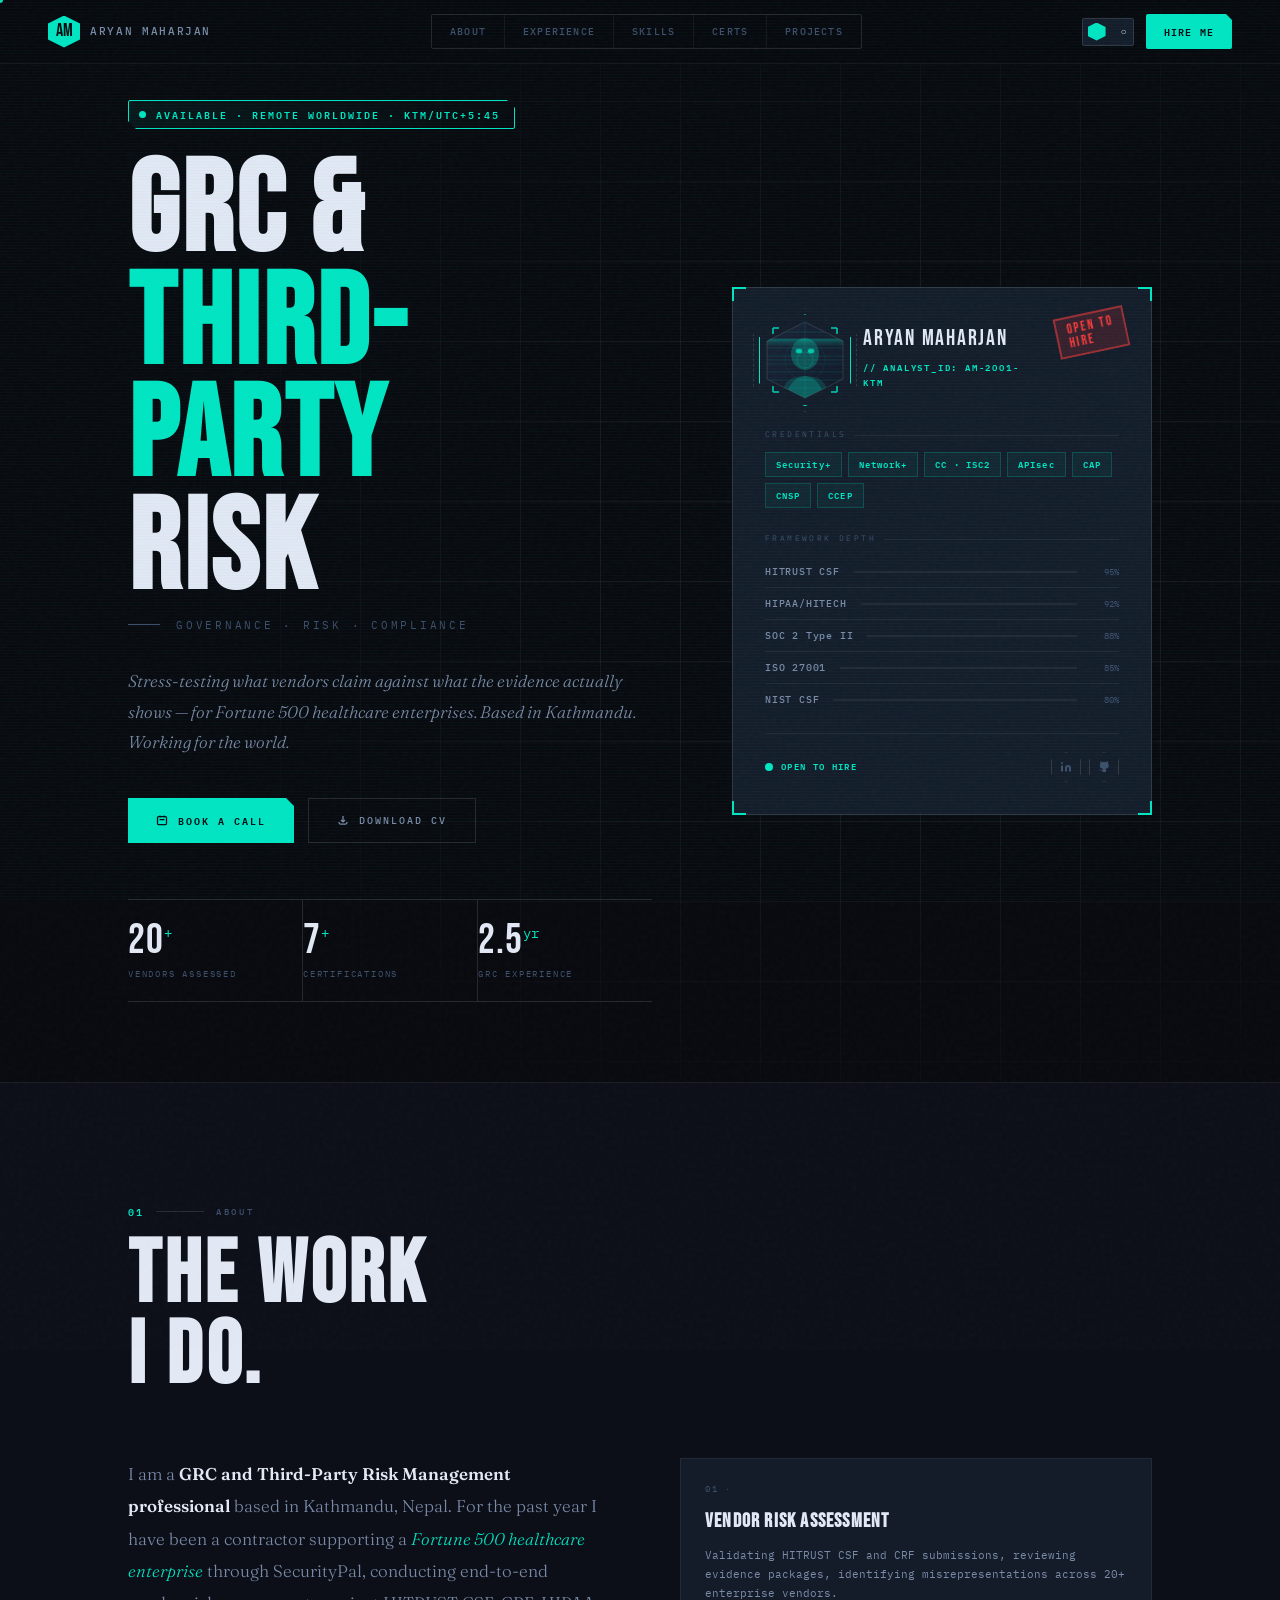
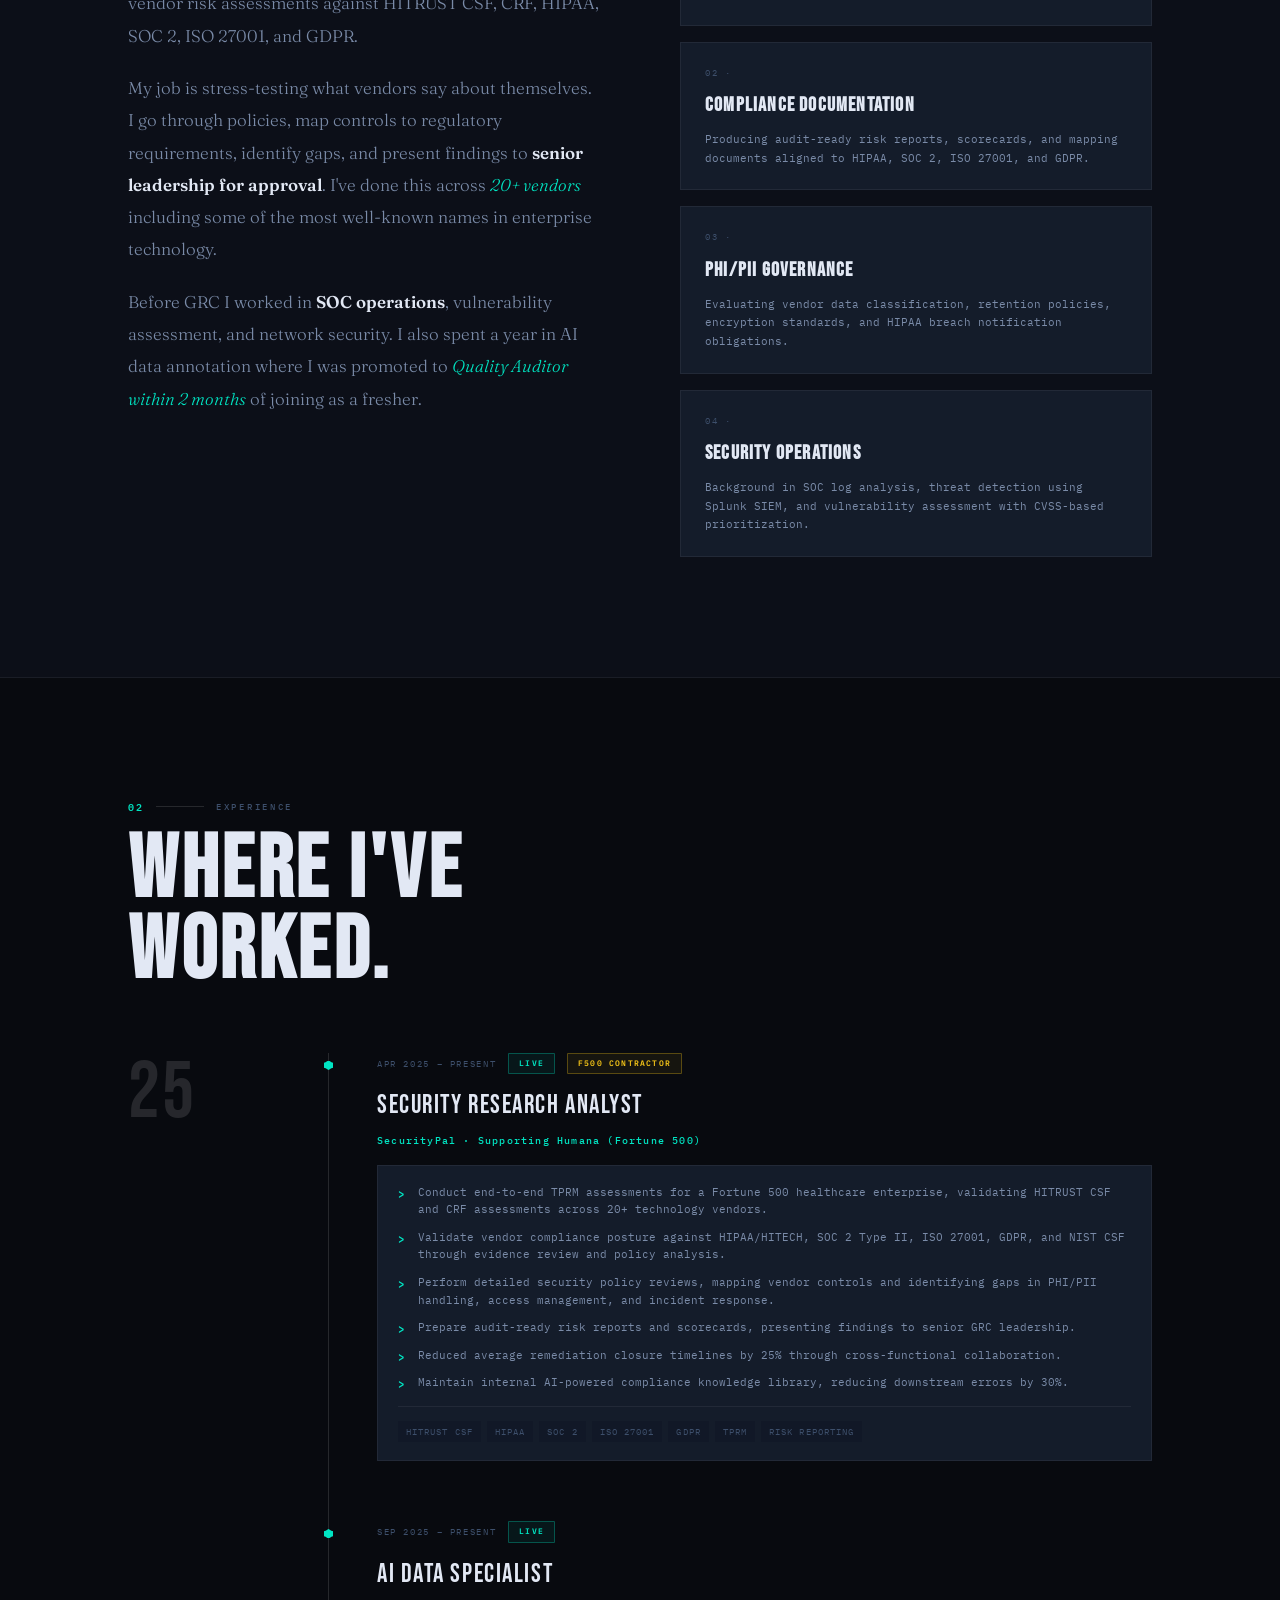
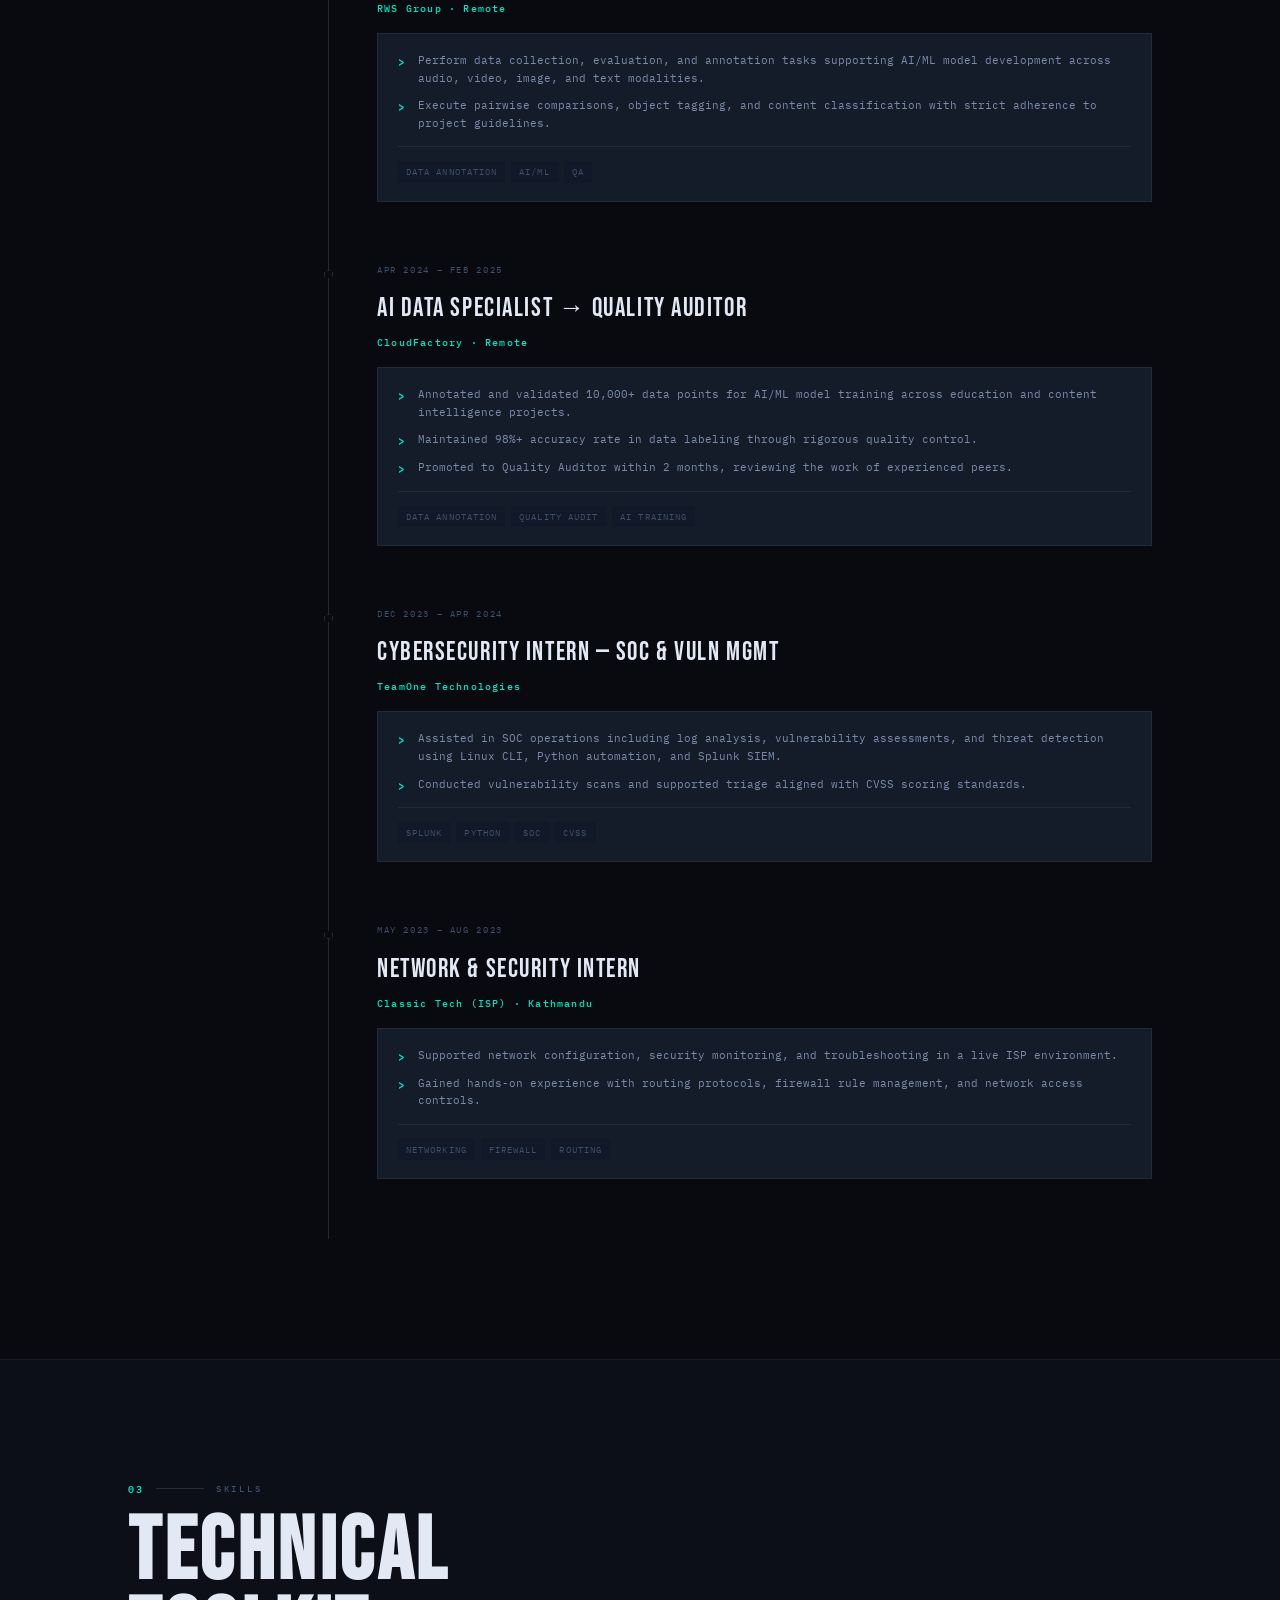
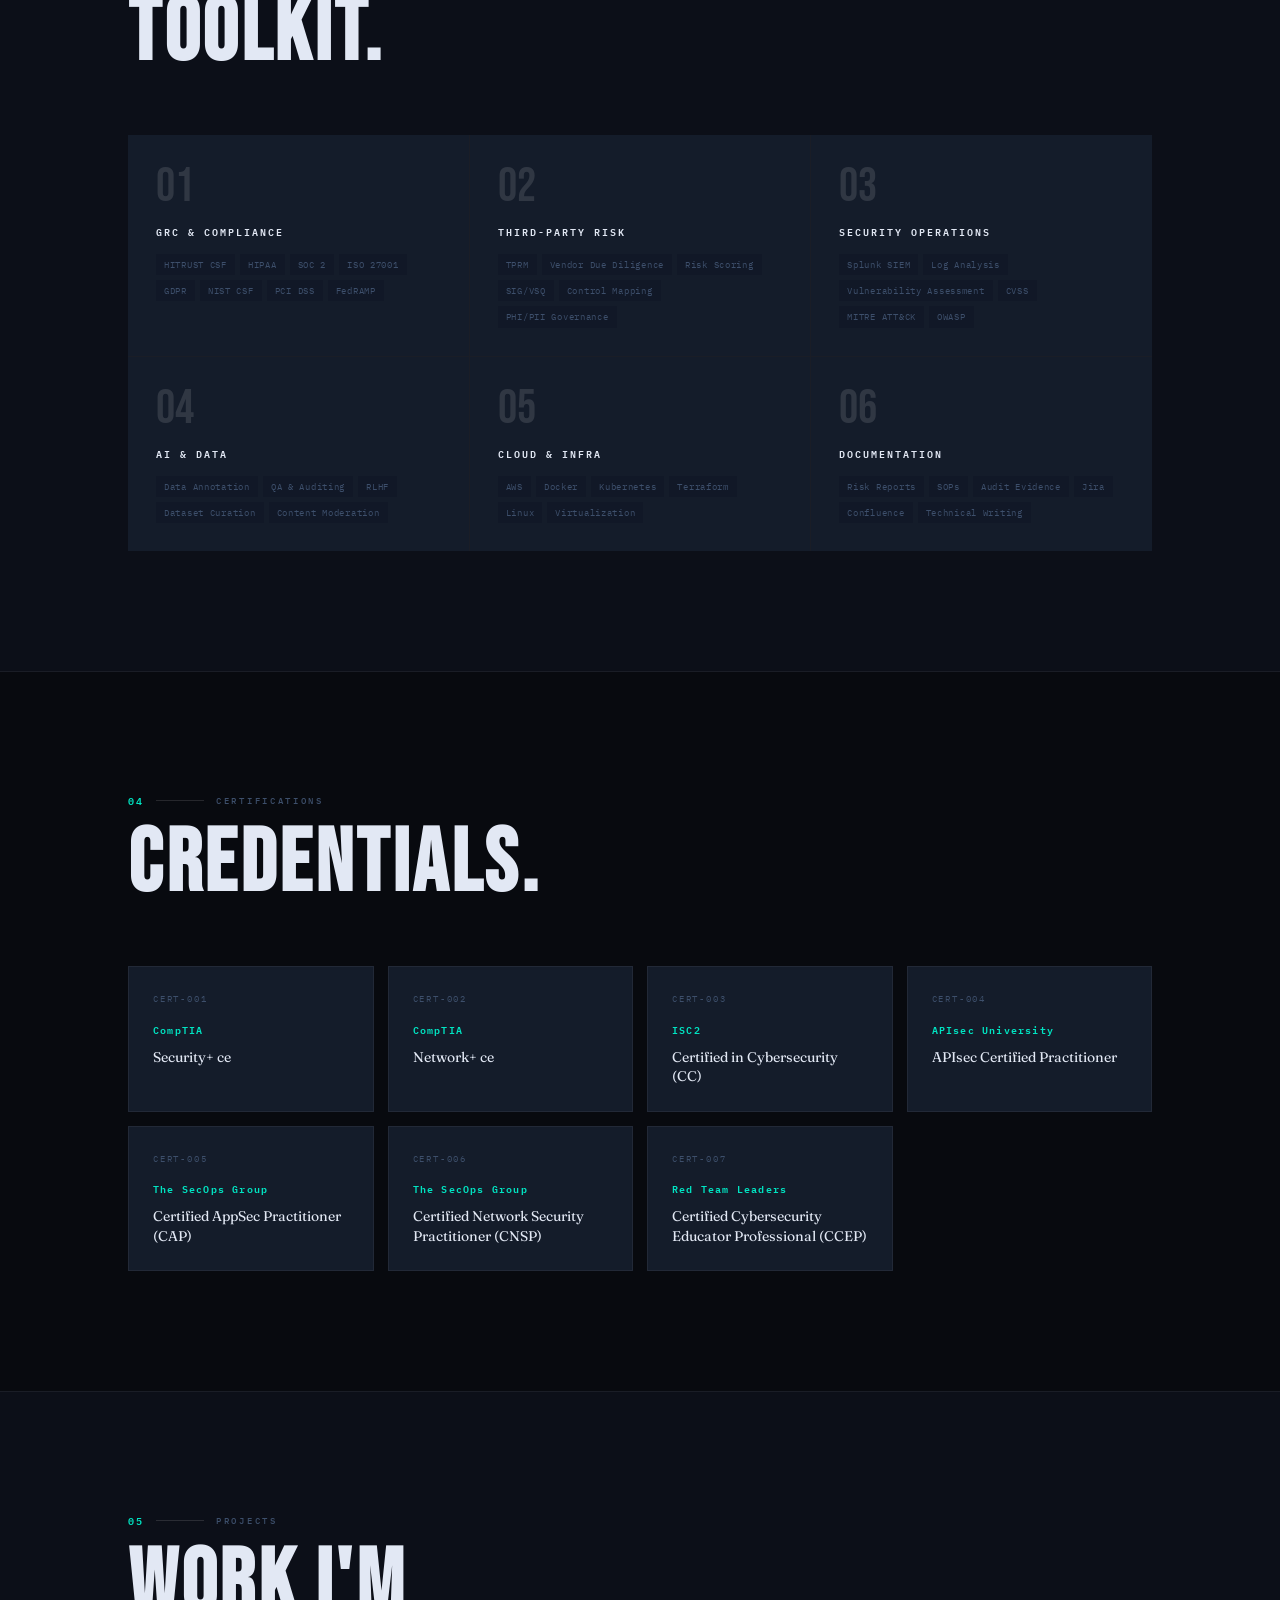
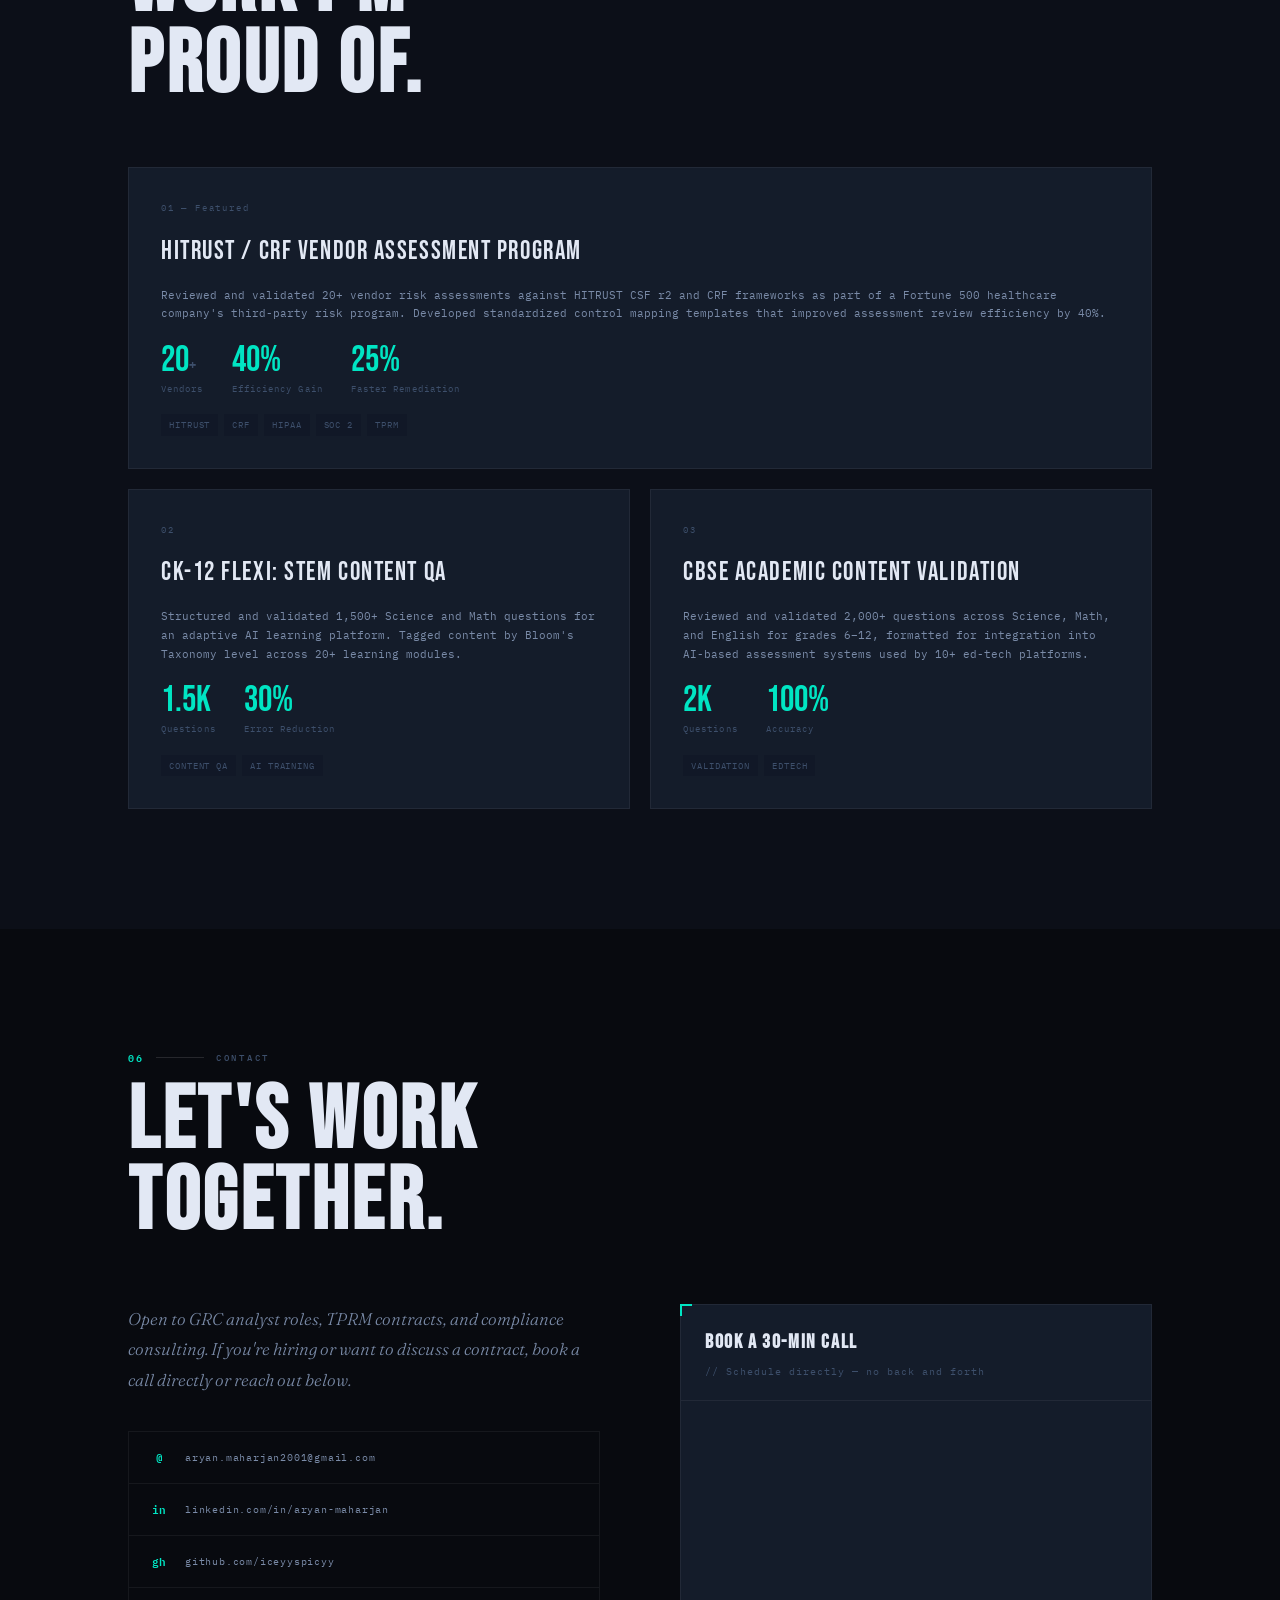
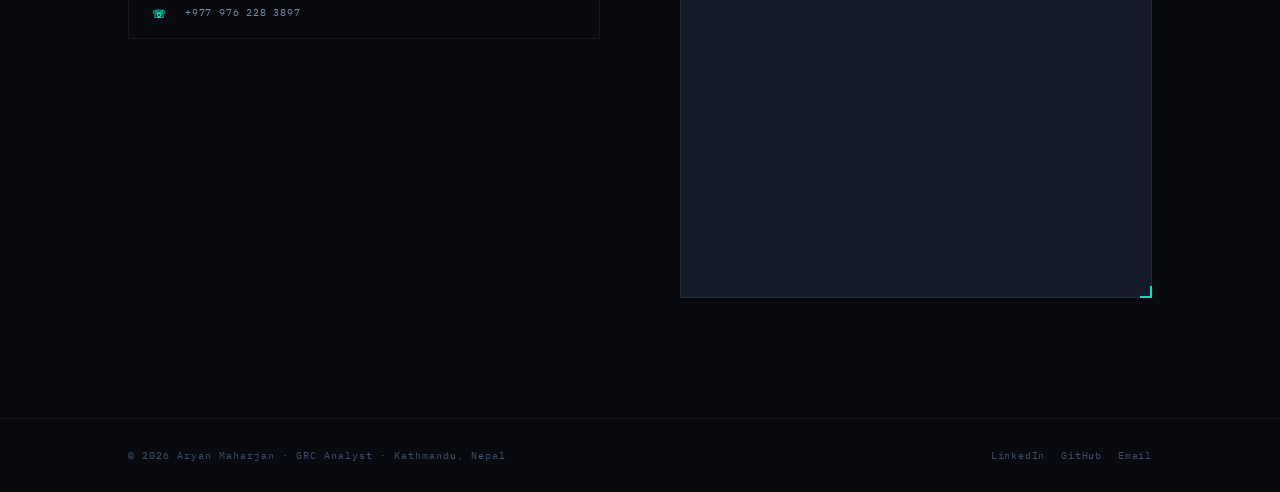
<file: aryan-maharjan-portfolio.html>
<!DOCTYPE html>
<html lang="en" data-theme="dark">
<head>
  <meta charset="UTF-8">
  <meta name="viewport" content="width=device-width, initial-scale=1.0">
  <title>Aryan Maharjan — GRC & Third-Party Risk Analyst</title>
  <link rel="preconnect" href="https://fonts.googleapis.com">
  <link rel="preconnect" href="https://fonts.gstatic.com" crossorigin>
  <link href="https://fonts.googleapis.com/css2?family=Bebas+Neue&family=IBM+Plex+Mono:ital,wght@0,300;0,400;0,500;0,600;1,300;1,400&family=Fraunces:ital,opsz,wght@0,9..144,300;0,9..144,400;0,9..144,600;1,9..144,300;1,9..144,400&display=swap" rel="stylesheet">
  <style>
    /* ═══════════════════════════════════════════
       THEME TOKENS
    ═══════════════════════════════════════════ */
    :root {
      --transition-theme: 0.4s cubic-bezier(0.4,0,0.2,1);
    }

    [data-theme="dark"] {
      --bg:          #080a0f;
      --bg2:         #0c0f18;
      --bg3:         #111827;
      --surface:     #141c2a;
      --surface2:    #1a2438;
      --border:      rgba(255,255,255,0.06);
      --border2:     rgba(255,255,255,0.12);
      --text:        #e2e8f4;
      --text2:       #7a8ba8;
      --text3:       #3d4f6b;
      --accent:      #00e5c3;
      --accent2:     #ff3b3b;
      --accent3:     #f5c518;
      --stamp:       rgba(255,59,59,0.15);
      --stamp-border: rgba(255,59,59,0.5);
      --stamp-text:  #ff3b3b;
      --redact:      #1a2438;
      --redact-reveal: #e2e8f4;
      --paper:       #080a0f;
      --ink:         #e2e8f4;
      --logo-bg:     #00e5c3;
      --logo-fg:     #080a0f;
      --nav-bg:      rgba(8,10,15,0.92);
      --card-glow:   rgba(0,229,195,0.06);
      --scan-line:   rgba(0,229,195,0.03);
      --noise-op:    0.025;
      --grid-op:     0.04;
    }

    [data-theme="light"] {
      --bg:          #f5f0e8;
      --bg2:         #ede8dc;
      --bg3:         #e4ddd0;
      --surface:     #faf7f2;
      --surface2:    #f0ebe1;
      --border:      rgba(0,0,0,0.08);
      --border2:     rgba(0,0,0,0.15);
      --text:        #1a1410;
      --text2:       #5a4f42;
      --text3:       #9a8f82;
      --accent:      #006b5a;
      --accent2:     #c0392b;
      --accent3:     #8b6914;
      --stamp:       rgba(192,57,43,0.08);
      --stamp-border: rgba(192,57,43,0.6);
      --stamp-text:  #c0392b;
      --redact:      #1a1410;
      --redact-reveal: #1a1410;
      --paper:       #f5f0e8;
      --ink:         #1a1410;
      --logo-bg:     #006b5a;
      --logo-fg:     #f5f0e8;
      --nav-bg:      rgba(245,240,232,0.94);
      --card-glow:   rgba(0,107,90,0.05);
      --scan-line:   rgba(0,0,0,0.02);
      --noise-op:    0.04;
      --grid-op:     0.06;
    }

    /* ═══════════════════════════════════════════
       RESET & BASE
    ═══════════════════════════════════════════ */
    *, *::before, *::after { box-sizing: border-box; margin: 0; padding: 0; }
    html { scroll-behavior: smooth; font-size: 16px; }

    body {
      background: var(--bg);
      color: var(--text);
      font-family: 'IBM Plex Mono', monospace;
      font-size: 14px;
      line-height: 1.7;
      overflow-x: hidden;
      transition: background var(--transition-theme), color var(--transition-theme);
      cursor: crosshair;
    }

    /* SCAN LINES */
    body::before {
      content: '';
      position: fixed;
      inset: 0;
      background: repeating-linear-gradient(
        0deg,
        var(--scan-line) 0px,
        var(--scan-line) 1px,
        transparent 1px,
        transparent 3px
      );
      pointer-events: none;
      z-index: 9998;
    }

    /* NOISE */
    body::after {
      content: '';
      position: fixed;
      inset: -50%;
      width: 200%;
      height: 200%;
      background-image: url("data:image/svg+xml,%3Csvg viewBox='0 0 512 512' xmlns='http://www.w3.org/2000/svg'%3E%3Cfilter id='n'%3E%3CfeTurbulence type='fractalNoise' baseFrequency='0.75' numOctaves='4' stitchTiles='stitch'/%3E%3C/filter%3E%3Crect width='100%25' height='100%25' filter='url(%23n)'/%3E%3C/svg%3E");
      opacity: var(--noise-op);
      pointer-events: none;
      z-index: 9997;
      animation: drift 8s linear infinite alternate;
    }

    @keyframes drift {
      0% { transform: translate(0, 0); }
      100% { transform: translate(-10px, -5px); }
    }

    /* ═══════════════════════════════════════════
       CUSTOM CURSOR
    ═══════════════════════════════════════════ */
    .cursor-dot {
      position: fixed;
      width: 6px; height: 6px;
      background: var(--accent);
      border-radius: 50%;
      pointer-events: none;
      z-index: 10000;
      transform: translate(-50%, -50%);
      transition: transform 0.1s, width 0.2s, height 0.2s;
      mix-blend-mode: difference;
    }

    .cursor-ring {
      position: fixed;
      width: 32px; height: 32px;
      border: 1px solid var(--accent);
      border-radius: 50%;
      pointer-events: none;
      z-index: 9999;
      transform: translate(-50%, -50%);
      transition: transform 0.15s ease-out, width 0.3s, height 0.3s, opacity 0.3s;
      opacity: 0.5;
    }

    @media (pointer: coarse) {
      .cursor-dot, .cursor-ring { display: none; }
      body { cursor: auto; }
    }

    /* ═══════════════════════════════════════════
       NAVIGATION
    ═══════════════════════════════════════════ */
    nav {
      position: fixed;
      top: 0; left: 0; right: 0;
      z-index: 1000;
      padding: 0 48px;
      height: 64px;
      display: flex;
      align-items: center;
      justify-content: space-between;
      background: var(--nav-bg);
      backdrop-filter: blur(24px) saturate(1.5);
      border-bottom: 1px solid var(--border);
      transition: background var(--transition-theme), border-color var(--transition-theme);
    }

    .nav-logo {
      display: flex;
      align-items: center;
      gap: 10px;
      text-decoration: none;
    }

    .nav-logo-badge {
      width: 32px; height: 32px;
      background: var(--accent);
      color: var(--logo-fg);
      display: flex;
      align-items: center;
      justify-content: center;
      font-family: 'Bebas Neue', sans-serif;
      font-size: 18px;
      letter-spacing: 0;
      clip-path: polygon(50% 0%, 100% 25%, 100% 75%, 50% 100%, 0% 75%, 0% 25%);
      transition: background var(--transition-theme), clip-path 0.3s;
    }

    .nav-logo:hover .nav-logo-badge {
      clip-path: polygon(0 0, 100% 0, 100% 100%, 0 100%);
    }

    .nav-logo-text {
      font-family: 'IBM Plex Mono', monospace;
      font-size: 11px;
      font-weight: 500;
      color: var(--text2);
      letter-spacing: 0.15em;
      text-transform: uppercase;
      transition: color var(--transition-theme);
    }

    .nav-center {
      display: flex;
      align-items: center;
      gap: 0;
      border: 1px solid var(--border2);
      border-radius: 2px;
      overflow: hidden;
    }

    .nav-link {
      padding: 8px 18px;
      font-family: 'IBM Plex Mono', monospace;
      font-size: 10px;
      font-weight: 500;
      letter-spacing: 0.12em;
      text-transform: uppercase;
      color: var(--text3);
      text-decoration: none;
      border-right: 1px solid var(--border);
      transition: all 0.2s;
      position: relative;
    }

    .nav-link:last-child { border-right: none; }

    .nav-link::before {
      content: '';
      position: absolute;
      bottom: 0; left: 0; right: 0;
      height: 2px;
      background: var(--accent);
      transform: scaleX(0);
      transition: transform 0.25s;
    }

    .nav-link:hover {
      color: var(--accent);
      background: var(--card-glow);
    }

    .nav-link:hover::before { transform: scaleX(1); }

    .nav-right {
      display: flex;
      align-items: center;
      gap: 12px;
    }

    /* THEME TOGGLE */
    .theme-toggle {
      position: relative;
      width: 52px;
      height: 28px;
      cursor: pointer;
      border: 1px solid var(--border2);
      border-radius: 2px;
      background: var(--surface);
      transition: all var(--transition-theme);
      display: flex;
      align-items: center;
      padding: 0 4px;
    }

    .theme-toggle-track {
      position: absolute;
      inset: 3px;
      display: flex;
      align-items: center;
      justify-content: space-between;
      padding: 0 3px;
    }

    .theme-toggle-icon {
      font-size: 10px;
      line-height: 1;
      transition: opacity 0.3s;
      pointer-events: none;
    }

    .theme-toggle-thumb {
      position: absolute;
      width: 18px; height: 18px;
      background: var(--accent);
      clip-path: polygon(50% 0%, 100% 25%, 100% 75%, 50% 100%, 0% 75%, 0% 25%);
      left: 5px;
      transition: left 0.3s cubic-bezier(0.4,0,0.2,1), background var(--transition-theme);
    }

    [data-theme="light"] .theme-toggle-thumb {
      left: 29px;
    }

    .nav-hire {
      font-family: 'IBM Plex Mono', monospace;
      font-size: 10px;
      font-weight: 600;
      letter-spacing: 0.12em;
      text-transform: uppercase;
      color: var(--bg);
      background: var(--accent);
      padding: 9px 18px;
      border-radius: 2px;
      text-decoration: none;
      transition: all 0.2s;
      clip-path: polygon(0 0, calc(100% - 6px) 0, 100% 6px, 100% 100%, 0 100%);
    }

    .nav-hire:hover {
      opacity: 0.85;
      transform: translateY(-1px);
    }

    /* HAMBURGER */
    .hamburger {
      display: none;
      flex-direction: column;
      gap: 5px;
      cursor: pointer;
      padding: 6px;
    }

    .hamburger span {
      display: block;
      width: 22px; height: 1.5px;
      background: var(--text);
      transition: all 0.3s;
    }

    /* MOBILE NAV DRAWER */
    .mobile-drawer {
      display: none;
      position: fixed;
      inset: 0;
      background: var(--bg);
      z-index: 999;
      flex-direction: column;
      align-items: center;
      justify-content: center;
      gap: 40px;
    }

    .mobile-drawer.open { display: flex; }

    .mobile-drawer a {
      font-family: 'Bebas Neue', sans-serif;
      font-size: 48px;
      letter-spacing: 0.1em;
      color: var(--text);
      text-decoration: none;
      transition: color 0.2s;
    }

    .mobile-drawer a:hover { color: var(--accent); }

    /* ═══════════════════════════════════════════
       LAYOUT UTILITIES
    ═══════════════════════════════════════════ */
    .container {
      max-width: 1120px;
      margin: 0 auto;
      padding: 0 48px;
    }

    section { position: relative; z-index: 1; }

    /* SECTION HEADERS */
    .sec-eyebrow {
      display: flex;
      align-items: center;
      gap: 12px;
      margin-bottom: 16px;
    }

    .sec-num {
      font-family: 'IBM Plex Mono', monospace;
      font-size: 10px;
      color: var(--accent);
      letter-spacing: 0.2em;
      font-weight: 600;
    }

    .sec-rule {
      flex: 1;
      height: 1px;
      background: var(--border2);
      max-width: 48px;
    }

    .sec-label {
      font-family: 'IBM Plex Mono', monospace;
      font-size: 9px;
      letter-spacing: 0.3em;
      text-transform: uppercase;
      color: var(--text3);
      font-weight: 500;
    }

    .sec-title {
      font-family: 'Bebas Neue', sans-serif;
      font-size: clamp(52px, 7vw, 88px);
      letter-spacing: 0.04em;
      line-height: 0.92;
      color: var(--text);
      margin-bottom: 24px;
      transition: color var(--transition-theme);
    }

    /* ═══════════════════════════════════════════
       REDACT EFFECT
    ═══════════════════════════════════════════ */
    .redact {
      position: relative;
      display: inline;
      cursor: pointer;
    }

    .redact::before {
      content: attr(data-text);
      position: absolute;
      left: 0; top: 0;
      background: var(--redact);
      color: transparent;
      border-radius: 2px;
      padding: 0 4px;
      width: 100%;
      height: 100%;
      display: flex;
      align-items: center;
      transition: opacity 0.4s, transform 0.4s;
      letter-spacing: 0.02em;
    }

    .redact:hover::before {
      opacity: 0;
      transform: scaleX(0.95);
    }

    /* ═══════════════════════════════════════════
       HERO
    ═══════════════════════════════════════════ */
    #home {
      min-height: 100vh;
      display: flex;
      align-items: center;
      padding: 100px 0 80px;
      overflow: hidden;
    }

    /* BACKGROUND GRID */
    .hero-grid-bg {
      position: absolute;
      inset: 0;
      background-image:
        linear-gradient(var(--border) 1px, transparent 1px),
        linear-gradient(90deg, var(--border) 1px, transparent 1px);
      background-size: 80px 80px;
      background-position: center center;
      pointer-events: none;
    }

    .hero-grid-bg::after {
      content: '';
      position: absolute;
      inset: 0;
      background: radial-gradient(ellipse 60% 60% at 70% 50%, transparent 40%, var(--bg) 100%);
    }

    .hero-inner {
      display: grid;
      grid-template-columns: 1fr 420px;
      gap: 80px;
      align-items: center;
      position: relative;
      z-index: 1;
    }

    /* CLEARANCE TAG */
    .clearance-tag {
      display: inline-flex;
      align-items: center;
      gap: 10px;
      border: 1px solid var(--accent);
      padding: 5px 14px 5px 10px;
      border-radius: 2px;
      margin-bottom: 28px;
      position: relative;
      clip-path: polygon(0 0, calc(100% - 8px) 0, 100% 8px, 100% 100%, 8px 100%, 0 calc(100% - 8px));
    }

    .clearance-tag::before {
      content: '';
      position: absolute;
      inset: 0;
      background: linear-gradient(90deg, rgba(0,229,195,0.06), transparent);
    }

    .clearance-dot {
      width: 7px; height: 7px;
      background: var(--accent);
      border-radius: 50%;
      animation: blink 1.8s step-end infinite;
      flex-shrink: 0;
    }

    @keyframes blink {
      0%, 100% { opacity: 1; }
      50% { opacity: 0; }
    }

    .clearance-text {
      font-family: 'IBM Plex Mono', monospace;
      font-size: 10px;
      font-weight: 600;
      letter-spacing: 0.2em;
      color: var(--accent);
      text-transform: uppercase;
    }

    /* HERO TITLE */
    .hero-title {
      font-family: 'Bebas Neue', sans-serif;
      font-size: clamp(72px, 10vw, 130px);
      line-height: 0.88;
      letter-spacing: 0.02em;
      margin-bottom: 8px;
      color: var(--text);
      transition: color var(--transition-theme);
    }

    .hero-title .accent-line {
      color: var(--accent);
      display: block;
      position: relative;
    }

    .hero-title .accent-line::after {
      content: attr(data-text);
      position: absolute;
      left: 3px; top: 3px;
      color: var(--accent2);
      opacity: 0;
      transition: opacity 0.3s;
      z-index: -1;
    }

    .hero-title .accent-line:hover::after { opacity: 0.3; }

    .hero-subtitle {
      font-family: 'IBM Plex Mono', monospace;
      font-size: 11px;
      font-weight: 400;
      letter-spacing: 0.25em;
      text-transform: uppercase;
      color: var(--text3);
      margin-bottom: 32px;
      display: flex;
      align-items: center;
      gap: 16px;
    }

    .hero-subtitle::before {
      content: '';
      width: 32px; height: 1px;
      background: var(--text3);
    }

    .hero-desc {
      font-family: 'Fraunces', serif;
      font-size: 17px;
      font-weight: 300;
      font-style: italic;
      color: var(--text2);
      line-height: 1.8;
      max-width: 520px;
      margin-bottom: 40px;
      transition: color var(--transition-theme);
    }

    .hero-actions {
      display: flex;
      gap: 14px;
      flex-wrap: wrap;
      margin-bottom: 56px;
    }

    .btn-prime {
      font-family: 'IBM Plex Mono', monospace;
      font-size: 10px;
      font-weight: 600;
      letter-spacing: 0.2em;
      text-transform: uppercase;
      color: var(--bg);
      background: var(--accent);
      padding: 13px 28px;
      text-decoration: none;
      clip-path: polygon(0 0, calc(100% - 8px) 0, 100% 8px, 100% 100%, 0 100%);
      transition: all 0.25s;
      display: inline-flex;
      align-items: center;
      gap: 10px;
    }

    .btn-prime:hover {
      transform: translateY(-2px);
      box-shadow: 0 8px 32px rgba(0,229,195,0.25);
    }

    .btn-ghost {
      font-family: 'IBM Plex Mono', monospace;
      font-size: 10px;
      font-weight: 500;
      letter-spacing: 0.2em;
      text-transform: uppercase;
      color: var(--text2);
      border: 1px solid var(--border2);
      padding: 13px 28px;
      text-decoration: none;
      transition: all 0.25s;
      display: inline-flex;
      align-items: center;
      gap: 10px;
    }

    .btn-ghost:hover {
      border-color: var(--accent);
      color: var(--accent);
      transform: translateY(-2px);
    }

    /* HERO STATS */
    .hero-metrics {
      display: flex;
      gap: 0;
      border-top: 1px solid var(--border2);
      border-bottom: 1px solid var(--border2);
    }

    .hero-metric {
      flex: 1;
      padding: 20px 0;
      border-right: 1px solid var(--border2);
    }

    .hero-metric:last-child { border-right: none; }

    .metric-val {
      font-family: 'Bebas Neue', sans-serif;
      font-size: 42px;
      letter-spacing: 0.02em;
      color: var(--text);
      line-height: 1;
      display: block;
      transition: color var(--transition-theme);
    }

    .metric-val sup {
      font-family: 'IBM Plex Mono', monospace;
      font-size: 14px;
      color: var(--accent);
      vertical-align: super;
    }

    .metric-label {
      font-family: 'IBM Plex Mono', monospace;
      font-size: 9px;
      letter-spacing: 0.2em;
      text-transform: uppercase;
      color: var(--text3);
      margin-top: 4px;
    }

    /* ═══════════════════════════════════════════
       HERO RIGHT — DOSSIER CARD
    ═══════════════════════════════════════════ */
    .dossier-card {
      position: relative;
      background: var(--surface);
      border: 1px solid var(--border2);
      padding: 32px;
      transition: background var(--transition-theme), border-color var(--transition-theme);
    }

    /* Corner clips */
    .dossier-card::before,
    .dossier-card::after {
      content: '';
      position: absolute;
      width: 14px; height: 14px;
      border-color: var(--accent);
      border-style: solid;
    }

    .dossier-card::before {
      top: -1px; left: -1px;
      border-width: 2px 0 0 2px;
    }

    .dossier-card::after {
      bottom: -1px; right: -1px;
      border-width: 0 2px 2px 0;
    }

    .dossier-corners {
      position: absolute;
      top: -1px; left: -1px; right: -1px; bottom: -1px;
      pointer-events: none;
    }

    .dossier-corners span {
      position: absolute;
      width: 14px; height: 14px;
      border-color: var(--accent);
      border-style: solid;
    }

    .dossier-corners span:nth-child(1) { top: 0; right: 0; border-width: 2px 2px 0 0; }
    .dossier-corners span:nth-child(2) { bottom: 0; left: 0; border-width: 0 0 2px 2px; }

    /* STAMP */
    .dossier-stamp {
      position: absolute;
      top: 24px; right: 24px;
      border: 2px solid var(--stamp-border);
      padding: 4px 10px;
      transform: rotate(-12deg);
      background: var(--stamp);
      backdrop-filter: blur(4px);
    }

    .dossier-stamp span {
      font-family: 'Bebas Neue', sans-serif;
      font-size: 13px;
      letter-spacing: 0.15em;
      color: var(--stamp-text);
      display: block;
      line-height: 1.1;
    }

    /* AVATAR — GENERATIVE SCAN PORTRAIT */
    .avatar-wrap {
      width: 80px; height: 80px;
      position: relative;
      flex-shrink: 0;
    }

    .avatar-svg {
      width: 100%;
      height: 100%;
    }

    .avatar-ring {
      position: absolute;
      inset: -6px;
      border: 1px solid var(--accent);
      clip-path: polygon(50% 0%, 100% 25%, 100% 75%, 50% 100%, 0% 75%, 0% 25%);
      animation: avatar-spin 12s linear infinite;
    }

    .avatar-ring-2 {
      position: absolute;
      inset: -12px;
      border: 1px dashed var(--border2);
      clip-path: polygon(50% 0%, 100% 25%, 100% 75%, 50% 100%, 0% 75%, 0% 25%);
      animation: avatar-spin 20s linear infinite reverse;
    }

    @keyframes avatar-spin {
      from { transform: rotate(0deg); }
      to { transform: rotate(360deg); }
    }

    .dossier-header {
      display: flex;
      align-items: flex-start;
      gap: 18px;
      margin-bottom: 28px;
      padding-right: 80px;
    }

    .dossier-name {
      font-family: 'Bebas Neue', sans-serif;
      font-size: 22px;
      letter-spacing: 0.08em;
      color: var(--text);
      margin-bottom: 2px;
      transition: color var(--transition-theme);
    }

    .dossier-id {
      font-family: 'IBM Plex Mono', monospace;
      font-size: 9px;
      color: var(--accent);
      letter-spacing: 0.2em;
      font-weight: 600;
    }

    /* CERT GRID */
    .dossier-section-label {
      font-family: 'IBM Plex Mono', monospace;
      font-size: 8px;
      letter-spacing: 0.3em;
      color: var(--text3);
      text-transform: uppercase;
      margin-bottom: 10px;
      display: flex;
      align-items: center;
      gap: 8px;
    }

    .dossier-section-label::after {
      content: '';
      flex: 1;
      height: 1px;
      background: var(--border);
    }

    .cert-pills {
      display: flex;
      flex-wrap: wrap;
      gap: 6px;
      margin-bottom: 24px;
    }

    .cert-pill {
      font-family: 'IBM Plex Mono', monospace;
      font-size: 9px;
      font-weight: 600;
      letter-spacing: 0.12em;
      color: var(--accent);
      border: 1px solid rgba(0,229,195,0.2);
      background: rgba(0,229,195,0.05);
      padding: 4px 10px;
      transition: all 0.2s;
    }

    [data-theme="light"] .cert-pill {
      border-color: rgba(0,107,90,0.25);
      background: rgba(0,107,90,0.06);
    }

    .cert-pill:hover {
      background: rgba(0,229,195,0.12);
      border-color: var(--accent);
    }

    /* FRAMEWORK SCAN */
    .framework-list {
      display: flex;
      flex-direction: column;
      gap: 0;
    }

    .framework-row {
      display: flex;
      align-items: center;
      justify-content: space-between;
      padding: 7px 0;
      border-bottom: 1px solid var(--border);
      transition: padding 0.2s;
    }

    .framework-row:last-child { border-bottom: none; }

    .framework-row:hover { padding-left: 6px; }

    .fw-name {
      font-family: 'IBM Plex Mono', monospace;
      font-size: 10px;
      font-weight: 500;
      color: var(--text2);
      letter-spacing: 0.08em;
    }

    .fw-bar-wrap {
      flex: 1;
      height: 2px;
      background: var(--border);
      margin: 0 14px;
      position: relative;
      overflow: hidden;
    }

    .fw-bar {
      position: absolute;
      left: 0; top: 0; bottom: 0;
      background: var(--accent);
      transform: scaleX(0);
      transform-origin: left;
      transition: transform 1s cubic-bezier(0.4,0,0.2,1) var(--delay, 0s);
    }

    .fw-bar.animated { transform: scaleX(1); }

    .fw-pct {
      font-family: 'IBM Plex Mono', monospace;
      font-size: 9px;
      color: var(--text3);
      min-width: 28px;
      text-align: right;
    }

    /* STATUS FOOTER */
    .dossier-footer {
      display: flex;
      align-items: center;
      justify-content: space-between;
      padding-top: 18px;
      margin-top: 18px;
      border-top: 1px solid var(--border);
    }

    .status-live {
      display: flex;
      align-items: center;
      gap: 8px;
      font-family: 'IBM Plex Mono', monospace;
      font-size: 9px;
      color: var(--accent);
      letter-spacing: 0.15em;
      text-transform: uppercase;
      font-weight: 600;
    }

    .status-live::before {
      content: '';
      width: 8px; height: 8px;
      background: var(--accent);
      border-radius: 50%;
      animation: blink 1.4s step-end infinite;
    }

    .social-links {
      display: flex;
      gap: 8px;
    }

    .social-link {
      width: 30px; height: 30px;
      border: 1px solid var(--border2);
      display: flex;
      align-items: center;
      justify-content: center;
      color: var(--text3);
      text-decoration: none;
      font-size: 12px;
      transition: all 0.2s;
      clip-path: polygon(50% 0%, 100% 25%, 100% 75%, 50% 100%, 0% 75%, 0% 25%);
    }

    .social-link:hover {
      border-color: var(--accent);
      color: var(--accent);
      background: var(--card-glow);
    }

    /* ═══════════════════════════════════════════
       ABOUT
    ═══════════════════════════════════════════ */
    #about {
      padding: 120px 0;
      background: var(--bg2);
      border-top: 1px solid var(--border);
      border-bottom: 1px solid var(--border);
      transition: background var(--transition-theme);
    }

    .about-layout {
      display: grid;
      grid-template-columns: 1fr 1fr;
      gap: 80px;
      margin-top: 60px;
    }

    .about-text {
      font-family: 'Fraunces', serif;
      font-size: 17px;
      font-weight: 300;
      color: var(--text2);
      line-height: 1.9;
    }

    .about-text p { margin-bottom: 20px; }

    .about-text strong {
      color: var(--text);
      font-weight: 600;
      font-style: normal;
    }

    .about-text em {
      color: var(--accent);
      font-style: italic;
    }

    .about-right { display: flex; flex-direction: column; gap: 16px; }

    .about-card {
      background: var(--surface);
      border: 1px solid var(--border);
      padding: 22px 24px;
      position: relative;
      transition: all 0.3s;
    }

    .about-card::before {
      content: '';
      position: absolute;
      left: 0; top: 0; bottom: 0;
      width: 2px;
      background: var(--accent);
      transform: scaleY(0);
      transition: transform 0.3s;
    }

    .about-card:hover::before { transform: scaleY(1); }
    .about-card:hover { border-color: var(--border2); transform: translateX(4px); }

    .about-card-num {
      font-family: 'IBM Plex Mono', monospace;
      font-size: 9px;
      color: var(--text3);
      letter-spacing: 0.2em;
      margin-bottom: 8px;
    }

    .about-card h4 {
      font-family: 'Bebas Neue', sans-serif;
      font-size: 20px;
      letter-spacing: 0.06em;
      color: var(--text);
      margin-bottom: 8px;
    }

    .about-card p {
      font-family: 'IBM Plex Mono', monospace;
      font-size: 11px;
      color: var(--text2);
      line-height: 1.7;
    }

    /* ═══════════════════════════════════════════
       EXPERIENCE
    ═══════════════════════════════════════════ */
    #experience {
      padding: 120px 0;
      transition: background var(--transition-theme);
    }

    .exp-grid {
      display: grid;
      grid-template-columns: 200px 1fr;
      gap: 0;
      margin-top: 60px;
    }

    /* STICKY YEAR COLUMN */
    .exp-years {
      position: relative;
    }

    .exp-year-item {
      position: sticky;
      top: 100px;
      font-family: 'Bebas Neue', sans-serif;
      font-size: 80px;
      letter-spacing: 0.02em;
      color: var(--border2);
      line-height: 1;
      transition: color 0.3s;
      user-select: none;
    }

    .exp-entries {
      border-left: 1px solid var(--border2);
    }

    .exp-entry {
      padding: 0 0 60px 48px;
      position: relative;
      opacity: 0;
      transform: translateX(-16px);
      transition: opacity 0.5s, transform 0.5s;
    }

    .exp-entry.vis { opacity: 1; transform: translateX(0); }

    .exp-entry::before {
      content: '';
      position: absolute;
      left: -5px; top: 8px;
      width: 9px; height: 9px;
      background: var(--bg);
      border: 1px solid var(--border2);
      clip-path: polygon(50% 0%, 100% 25%, 100% 75%, 50% 100%, 0% 75%, 0% 25%);
      transition: background var(--transition-theme), border-color 0.3s;
    }

    .exp-entry.current-role::before {
      background: var(--accent);
      border-color: var(--accent);
      animation: pulse-hex 2s ease-in-out infinite;
    }

    @keyframes pulse-hex {
      0%, 100% { box-shadow: 0 0 0 0 rgba(0,229,195,0.4); }
      50% { box-shadow: 0 0 0 6px rgba(0,229,195,0); }
    }

    .exp-meta {
      display: flex;
      align-items: center;
      gap: 12px;
      margin-bottom: 10px;
      flex-wrap: wrap;
    }

    .exp-date {
      font-family: 'IBM Plex Mono', monospace;
      font-size: 9px;
      color: var(--text3);
      letter-spacing: 0.18em;
      text-transform: uppercase;
    }

    .exp-badge {
      font-family: 'IBM Plex Mono', monospace;
      font-size: 8px;
      font-weight: 600;
      letter-spacing: 0.15em;
      text-transform: uppercase;
      padding: 3px 10px;
      border-radius: 1px;
    }

    .badge-live {
      color: var(--accent);
      border: 1px solid rgba(0,229,195,0.3);
      background: rgba(0,229,195,0.06);
    }

    .badge-contract {
      color: var(--accent3);
      border: 1px solid rgba(245,197,24,0.3);
      background: rgba(245,197,24,0.06);
    }

    .exp-role {
      font-family: 'Bebas Neue', sans-serif;
      font-size: 26px;
      letter-spacing: 0.06em;
      color: var(--text);
      margin-bottom: 3px;
      transition: color var(--transition-theme);
    }

    .exp-company {
      font-family: 'IBM Plex Mono', monospace;
      font-size: 10px;
      color: var(--accent);
      letter-spacing: 0.12em;
      font-weight: 500;
      margin-bottom: 16px;
    }

    .exp-body {
      background: var(--surface);
      border: 1px solid var(--border);
      padding: 18px 20px;
    }

    .exp-body ul {
      list-style: none;
      display: flex;
      flex-direction: column;
      gap: 10px;
    }

    .exp-body li {
      font-family: 'IBM Plex Mono', monospace;
      font-size: 11px;
      color: var(--text2);
      line-height: 1.6;
      padding-left: 20px;
      position: relative;
    }

    .exp-body li::before {
      content: '>';
      position: absolute;
      left: 0;
      color: var(--accent);
      font-weight: 600;
    }

    .exp-tags {
      display: flex;
      flex-wrap: wrap;
      gap: 6px;
      margin-top: 14px;
      padding-top: 14px;
      border-top: 1px solid var(--border);
    }

    .exp-tag {
      font-family: 'IBM Plex Mono', monospace;
      font-size: 9px;
      color: var(--text3);
      letter-spacing: 0.12em;
      background: var(--bg3);
      padding: 3px 8px;
      text-transform: uppercase;
    }

    /* ═══════════════════════════════════════════
       SKILLS
    ═══════════════════════════════════════════ */
    #skills {
      padding: 120px 0;
      background: var(--bg2);
      border-top: 1px solid var(--border);
      border-bottom: 1px solid var(--border);
      transition: background var(--transition-theme);
    }

    .skills-grid {
      display: grid;
      grid-template-columns: repeat(3, 1fr);
      gap: 1px;
      background: var(--border);
      margin-top: 60px;
    }

    .skill-cell {
      background: var(--surface);
      padding: 28px;
      transition: background var(--transition-theme);
    }

    .skill-cell:hover { background: var(--surface2); }

    .skill-cell-num {
      font-family: 'Bebas Neue', sans-serif;
      font-size: 48px;
      color: var(--border2);
      line-height: 1;
      margin-bottom: 12px;
      transition: color 0.3s;
    }

    .skill-cell:hover .skill-cell-num { color: var(--accent); }

    .skill-cell h4 {
      font-family: 'IBM Plex Mono', monospace;
      font-size: 10px;
      font-weight: 600;
      letter-spacing: 0.2em;
      text-transform: uppercase;
      color: var(--text);
      margin-bottom: 14px;
      transition: color var(--transition-theme);
    }

    .skill-tags {
      display: flex;
      flex-wrap: wrap;
      gap: 5px;
    }

    .s-tag {
      font-family: 'IBM Plex Mono', monospace;
      font-size: 9px;
      color: var(--text3);
      background: var(--bg3);
      padding: 3px 8px;
      letter-spacing: 0.08em;
      transition: all 0.2s;
    }

    .skill-cell:hover .s-tag {
      color: var(--text2);
    }

    /* ═══════════════════════════════════════════
       CERTIFICATIONS
    ═══════════════════════════════════════════ */
    #certifications {
      padding: 120px 0;
      transition: background var(--transition-theme);
    }

    .certs-grid {
      display: grid;
      grid-template-columns: repeat(4, 1fr);
      gap: 14px;
      margin-top: 60px;
    }

    .cert-card {
      background: var(--surface);
      border: 1px solid var(--border);
      padding: 24px;
      position: relative;
      overflow: hidden;
      transition: all 0.3s;
      cursor: default;
    }

    .cert-card::after {
      content: '';
      position: absolute;
      inset: 0;
      background: linear-gradient(135deg, rgba(0,229,195,0.04) 0%, transparent 60%);
      opacity: 0;
      transition: opacity 0.3s;
    }

    .cert-card:hover {
      border-color: var(--accent);
      transform: translateY(-4px);
      box-shadow: 0 12px 40px rgba(0,0,0,0.3), 0 0 0 1px var(--accent);
    }

    .cert-card:hover::after { opacity: 1; }

    .cert-card-num {
      font-family: 'IBM Plex Mono', monospace;
      font-size: 9px;
      color: var(--text3);
      letter-spacing: 0.2em;
      margin-bottom: 14px;
    }

    .cert-issuer-badge {
      font-family: 'IBM Plex Mono', monospace;
      font-size: 10px;
      font-weight: 600;
      color: var(--accent);
      letter-spacing: 0.12em;
      margin-bottom: 10px;
    }

    .cert-card-name {
      font-family: 'Fraunces', serif;
      font-size: 14px;
      font-weight: 400;
      color: var(--text);
      line-height: 1.4;
      transition: color var(--transition-theme);
    }

    /* ═══════════════════════════════════════════
       PROJECTS
    ═══════════════════════════════════════════ */
    #projects {
      padding: 120px 0;
      background: var(--bg2);
      border-top: 1px solid var(--border);
      transition: background var(--transition-theme);
    }

    .projects-layout {
      margin-top: 60px;
      display: grid;
      grid-template-columns: 1fr 1fr;
      gap: 20px;
    }

    .project-card {
      background: var(--surface);
      border: 1px solid var(--border);
      padding: 32px;
      position: relative;
      overflow: hidden;
      transition: all 0.3s;
    }

    .project-card.span2 {
      grid-column: span 2;
    }

    .project-card::before {
      content: '';
      position: absolute;
      top: 0; left: 0; right: 0;
      height: 2px;
      background: linear-gradient(90deg, var(--accent), transparent);
      transform: scaleX(0);
      transform-origin: left;
      transition: transform 0.4s;
    }

    .project-card:hover::before { transform: scaleX(1); }
    .project-card:hover { border-color: var(--border2); transform: translateY(-3px); }

    .proj-num {
      font-family: 'IBM Plex Mono', monospace;
      font-size: 9px;
      color: var(--text3);
      letter-spacing: 0.2em;
      margin-bottom: 14px;
    }

    .proj-title {
      font-family: 'Bebas Neue', sans-serif;
      font-size: 26px;
      letter-spacing: 0.06em;
      color: var(--text);
      margin-bottom: 12px;
      transition: color var(--transition-theme);
    }

    .proj-desc {
      font-family: 'IBM Plex Mono', monospace;
      font-size: 11px;
      color: var(--text2);
      line-height: 1.7;
      margin-bottom: 20px;
    }

    .proj-metrics {
      display: flex;
      gap: 28px;
      margin-bottom: 18px;
    }

    .proj-metric-val {
      font-family: 'Bebas Neue', sans-serif;
      font-size: 36px;
      color: var(--accent);
      line-height: 1;
    }

    .proj-metric-lbl {
      font-family: 'IBM Plex Mono', monospace;
      font-size: 9px;
      color: var(--text3);
      letter-spacing: 0.12em;
      margin-top: 2px;
    }

    .proj-tags { display: flex; flex-wrap: wrap; gap: 6px; }

    .p-tag {
      font-family: 'IBM Plex Mono', monospace;
      font-size: 9px;
      color: var(--text3);
      background: var(--bg3);
      padding: 3px 8px;
      letter-spacing: 0.1em;
      text-transform: uppercase;
    }

    /* ═══════════════════════════════════════════
       CONTACT
    ═══════════════════════════════════════════ */
    #contact {
      padding: 120px 0;
      transition: background var(--transition-theme);
    }

    .contact-layout {
      display: grid;
      grid-template-columns: 1fr 1fr;
      gap: 80px;
      margin-top: 60px;
      align-items: start;
    }

    .contact-left p {
      font-family: 'Fraunces', serif;
      font-size: 17px;
      font-weight: 300;
      font-style: italic;
      color: var(--text2);
      line-height: 1.8;
      margin-bottom: 36px;
    }

    .contact-links-list {
      display: flex;
      flex-direction: column;
      gap: 0;
      border: 1px solid var(--border);
    }

    .contact-link-item {
      display: flex;
      align-items: center;
      gap: 16px;
      padding: 16px 20px;
      border-bottom: 1px solid var(--border);
      text-decoration: none;
      color: var(--text2);
      transition: all 0.2s;
    }

    .contact-link-item:last-child { border-bottom: none; }

    .contact-link-item:hover {
      background: var(--card-glow);
      color: var(--accent);
      padding-left: 28px;
    }

    .cli-icon {
      font-family: 'IBM Plex Mono', monospace;
      font-size: 11px;
      color: var(--accent);
      width: 20px;
      text-align: center;
      font-weight: 600;
    }

    .cli-label {
      font-family: 'IBM Plex Mono', monospace;
      font-size: 10px;
      letter-spacing: 0.08em;
    }

    /* CALENDAR EMBED */
    .cal-card {
      background: var(--surface);
      border: 1px solid var(--border);
      position: relative;
      transition: background var(--transition-theme), border-color var(--transition-theme);
    }

    .cal-card::before,
    .cal-card::after {
      content: '';
      position: absolute;
      width: 12px; height: 12px;
      border-color: var(--accent);
      border-style: solid;
    }

    .cal-card::before { top: -1px; left: -1px; border-width: 2px 0 0 2px; }
    .cal-card::after  { bottom: -1px; right: -1px; border-width: 0 2px 2px 0; }

    .cal-header {
      padding: 20px 24px;
      border-bottom: 1px solid var(--border);
    }

    .cal-header h4 {
      font-family: 'Bebas Neue', sans-serif;
      font-size: 20px;
      letter-spacing: 0.08em;
      color: var(--text);
      margin-bottom: 4px;
    }

    .cal-header p {
      font-family: 'IBM Plex Mono', monospace;
      font-size: 10px;
      color: var(--text3);
      letter-spacing: 0.1em;
    }

    .cal-body {
      padding: 8px;
    }

    .cal-body iframe {
      border-radius: 2px;
      display: block;
    }

    /* ═══════════════════════════════════════════
       FOOTER
    ═══════════════════════════════════════════ */
    footer {
      border-top: 1px solid var(--border);
      padding: 28px 0;
      position: relative;
      z-index: 1;
      transition: background var(--transition-theme);
    }

    .footer-inner {
      display: flex;
      align-items: center;
      justify-content: space-between;
      flex-wrap: wrap;
      gap: 12px;
    }

    .footer-left {
      font-family: 'IBM Plex Mono', monospace;
      font-size: 10px;
      color: var(--text3);
      letter-spacing: 0.1em;
    }

    .footer-right {
      font-family: 'IBM Plex Mono', monospace;
      font-size: 10px;
      color: var(--text3);
      letter-spacing: 0.08em;
      display: flex;
      align-items: center;
      gap: 16px;
    }

    .footer-right a {
      color: var(--text3);
      text-decoration: none;
      transition: color 0.2s;
    }

    .footer-right a:hover { color: var(--accent); }

    /* ═══════════════════════════════════════════
       SCROLL ANIMATIONS
    ═══════════════════════════════════════════ */
    .reveal {
      opacity: 0;
      transform: translateY(24px);
      transition: opacity 0.6s cubic-bezier(0.4,0,0.2,1),
                  transform 0.6s cubic-bezier(0.4,0,0.2,1);
    }

    .reveal.in { opacity: 1; transform: translateY(0); }

    /* ═══════════════════════════════════════════
       MOBILE
    ═══════════════════════════════════════════ */
    @media (max-width: 1024px) {
      .certs-grid { grid-template-columns: repeat(3, 1fr); }
    }

    @media (max-width: 900px) {
      nav { padding: 0 24px; }
      .nav-center { display: none; }
      .hamburger { display: flex; }
      .container { padding: 0 24px; }
      .hero-inner { grid-template-columns: 1fr; gap: 48px; }
      .dossier-card { display: block; }
      .about-layout { grid-template-columns: 1fr; gap: 40px; }
      .exp-grid { grid-template-columns: 1fr; }
      .exp-years { display: none; }
      .exp-entries { border-left: none; }
      .exp-entry { padding-left: 24px; }
      .skills-grid { grid-template-columns: repeat(2, 1fr); }
      .certs-grid { grid-template-columns: repeat(2, 1fr); }
      .projects-layout { grid-template-columns: 1fr; }
      .project-card.span2 { grid-column: span 1; }
      .contact-layout { grid-template-columns: 1fr; gap: 40px; }
    }

    @media (max-width: 600px) {
      .hero-title { font-size: 68px; }
      .skills-grid { grid-template-columns: 1fr; }
      .certs-grid { grid-template-columns: 1fr 1fr; }
      .hero-metrics { flex-wrap: wrap; }
      .hero-metric { min-width: 33%; }
      .footer-inner { flex-direction: column; text-align: center; }
    }

    /* SCROLL INDICATOR */
    .scroll-line {
      position: fixed;
      top: 0; left: 0;
      height: 2px;
      background: var(--accent);
      z-index: 10001;
      transition: width 0.1s;
    }
  </style>
</head>
<body>

<!-- CUSTOM CURSOR -->
<div class="cursor-dot" id="cursorDot"></div>
<div class="cursor-ring" id="cursorRing"></div>

<!-- SCROLL PROGRESS -->
<div class="scroll-line" id="scrollLine"></div>

<!-- MOBILE DRAWER -->
<div class="mobile-drawer" id="mobileDrawer">
  <a href="#about" onclick="closeMobileDrawer()">About</a>
  <a href="#experience" onclick="closeMobileDrawer()">Experience</a>
  <a href="#skills" onclick="closeMobileDrawer()">Skills</a>
  <a href="#certifications" onclick="closeMobileDrawer()">Certs</a>
  <a href="#projects" onclick="closeMobileDrawer()">Projects</a>
  <a href="#contact" onclick="closeMobileDrawer()">Hire Me</a>
</div>

<!-- NAV -->
<nav>
  <a href="#home" class="nav-logo">
    <div class="nav-logo-badge">AM</div>
    <span class="nav-logo-text">Aryan Maharjan</span>
  </a>

  <div class="nav-center">
    <a href="#about" class="nav-link">About</a>
    <a href="#experience" class="nav-link">Experience</a>
    <a href="#skills" class="nav-link">Skills</a>
    <a href="#certifications" class="nav-link">Certs</a>
    <a href="#projects" class="nav-link">Projects</a>
  </div>

  <div class="nav-right">
    <!-- THEME TOGGLE -->
    <div class="theme-toggle" id="themeToggle" title="Toggle theme">
      <div class="theme-toggle-track">
        <span class="theme-toggle-icon">◐</span>
        <span class="theme-toggle-icon">○</span>
      </div>
      <div class="theme-toggle-thumb"></div>
    </div>
    <a href="#contact" class="nav-hire">Hire Me</a>
    <div class="hamburger" id="hamburger">
      <span></span><span></span><span></span>
    </div>
  </div>
</nav>

<main>

<!-- ═══════════════ HERO ═══════════════ -->
<section id="home">
  <div class="hero-grid-bg"></div>
  <div class="container">
    <div class="hero-inner">

      <!-- LEFT -->
      <div class="hero-left reveal">
        <div class="clearance-tag">
          <div class="clearance-dot"></div>
          <span class="clearance-text">Available · Remote Worldwide · KTM/UTC+5:45</span>
        </div>

        <h1 class="hero-title">
          GRC &amp;<br>
          <span class="accent-line" data-text="THIRD-PARTY">THIRD-PARTY</span>
          RISK
        </h1>
        <div class="hero-subtitle">Governance · Risk · Compliance</div>

        <p class="hero-desc">
          Stress-testing what vendors claim against what the evidence actually shows — for Fortune 500 healthcare enterprises. Based in Kathmandu. Working for the world.
        </p>

        <div class="hero-actions">
          <a href="#contact" class="btn-prime">
            <svg width="12" height="12" fill="none" viewBox="0 0 24 24" stroke="currentColor" stroke-width="2.5"><path d="M8 7V3m8 4V3m-9 8h10M5 21h14a2 2 0 002-2V7a2 2 0 00-2-2H5a2 2 0 00-2 2v12a2 2 0 002 2z"/></svg>
            Book a Call
          </a>
          <a href="https://drive.google.com/file/d/1ZpJqYzG6tLYCt6h2VIFViUUSfU2hcsww/view?usp=sharing" target="_blank" class="btn-ghost">
            <svg width="12" height="12" fill="none" viewBox="0 0 24 24" stroke="currentColor" stroke-width="2.5"><path d="M4 16v1a3 3 0 003 3h10a3 3 0 003-3v-1m-4-4l-4 4m0 0l-4-4m4 4V4"/></svg>
            Download CV
          </a>
        </div>

        <div class="hero-metrics">
          <div class="hero-metric">
            <span class="metric-val">20<sup>+</sup></span>
            <div class="metric-label">Vendors Assessed</div>
          </div>
          <div class="hero-metric">
            <span class="metric-val">7<sup>+</sup></span>
            <div class="metric-label">Certifications</div>
          </div>
          <div class="hero-metric">
            <span class="metric-val">2.5<sup>yr</sup></span>
            <div class="metric-label">GRC Experience</div>
          </div>
        </div>
      </div>

      <!-- RIGHT — DOSSIER -->
      <div class="hero-right reveal" style="transition-delay:0.2s">
        <div class="dossier-card">
          <div class="dossier-corners">
            <span></span><span></span>
          </div>

          <!-- CLASSIFIED STAMP -->
          <div class="dossier-stamp">
            <span>OPEN TO</span>
            <span>HIRE</span>
          </div>

          <!-- HEADER -->
          <div class="dossier-header">
            <div class="avatar-wrap">
              <!-- GENERATIVE SCAN PORTRAIT -->
              <svg class="avatar-svg" viewBox="0 0 80 80" xmlns="http://www.w3.org/2000/svg">
                <defs>
                  <clipPath id="hexClip">
                    <polygon points="40,2 78,21 78,59 40,78 2,59 2,21"/>
                  </clipPath>
                  <linearGradient id="faceGrad" x1="0%" y1="0%" x2="100%" y2="100%">
                    <stop offset="0%" stop-color="var(--surface2)"/>
                    <stop offset="100%" stop-color="var(--bg3)"/>
                  </linearGradient>
                  <linearGradient id="scanGrad" x1="0%" y1="0%" x2="0%" y2="100%">
                    <stop offset="0%" stop-color="var(--accent)" stop-opacity="0.6"/>
                    <stop offset="100%" stop-color="var(--accent)" stop-opacity="0"/>
                  </linearGradient>
                  <filter id="glow">
                    <feGaussianBlur stdDeviation="1.5" result="blur"/>
                    <feMerge><feMergeNode in="blur"/><feMergeNode in="SourceGraphic"/></feMerge>
                  </filter>
                </defs>
                <!-- BG -->
                <polygon points="40,2 78,21 78,59 40,78 2,59 2,21" fill="url(#faceGrad)" stroke="var(--border2)" stroke-width="1"/>
                <!-- Scan lines -->
                <g clip-path="url(#hexClip)" opacity="0.3">
                  <line x1="2" y1="12" x2="78" y2="12" stroke="var(--accent)" stroke-width="0.4"/>
                  <line x1="2" y1="20" x2="78" y2="20" stroke="var(--accent)" stroke-width="0.4"/>
                  <line x1="2" y1="28" x2="78" y2="28" stroke="var(--accent)" stroke-width="0.4"/>
                  <line x1="2" y1="36" x2="78" y2="36" stroke="var(--accent)" stroke-width="0.4"/>
                  <line x1="2" y1="44" x2="78" y2="44" stroke="var(--accent)" stroke-width="0.4"/>
                  <line x1="2" y1="52" x2="78" y2="52" stroke="var(--accent)" stroke-width="0.4"/>
                  <line x1="2" y1="60" x2="78" y2="60" stroke="var(--accent)" stroke-width="0.4"/>
                  <line x1="2" y1="68" x2="78" y2="68" stroke="var(--accent)" stroke-width="0.4"/>
                </g>
                <!-- Silhouette -->
                <g clip-path="url(#hexClip)">
                  <!-- Body -->
                  <ellipse cx="40" cy="70" rx="22" ry="14" fill="var(--accent)" opacity="0.15"/>
                  <path d="M20 80 Q24 58 40 56 Q56 58 60 80 Z" fill="var(--accent)" opacity="0.22"/>
                  <!-- Head -->
                  <ellipse cx="40" cy="34" rx="14" ry="16" fill="var(--accent)" opacity="0.25"/>
                  <!-- Eyes -->
                  <ellipse cx="34" cy="31" rx="3" ry="2" fill="var(--accent)" opacity="0.8" filter="url(#glow)"/>
                  <ellipse cx="46" cy="31" rx="3" ry="2" fill="var(--accent)" opacity="0.8" filter="url(#glow)"/>
                  <!-- Crosshair overlay -->
                  <line x1="40" y1="2" x2="40" y2="78" stroke="var(--accent)" stroke-width="0.4" opacity="0.3"/>
                  <line x1="2" y1="40" x2="78" y2="40" stroke="var(--accent)" stroke-width="0.4" opacity="0.3"/>
                  <circle cx="40" cy="40" r="8" fill="none" stroke="var(--accent)" stroke-width="0.5" opacity="0.4"/>
                  <circle cx="40" cy="40" r="20" fill="none" stroke="var(--accent)" stroke-width="0.3" opacity="0.2"/>
                </g>
                <!-- Scan animation line -->
                <g clip-path="url(#hexClip)">
                  <rect x="2" y="0" width="76" height="8" fill="url(#scanGrad)" opacity="0.5">
                    <animateTransform attributeName="transform" type="translate" values="0,0;0,80;0,0" dur="3s" repeatCount="indefinite"/>
                  </rect>
                </g>
                <!-- Corner marks -->
                <g stroke="var(--accent)" stroke-width="1.5" opacity="0.9" fill="none">
                  <path d="M8 8 L8 14 M8 8 L14 8"/>
                  <path d="M72 8 L72 14 M72 8 L66 8"/>
                  <path d="M8 72 L8 66 M8 72 L14 72"/>
                  <path d="M72 72 L72 66 M72 72 L66 72"/>
                </g>
              </svg>
              <div class="avatar-ring"></div>
              <div class="avatar-ring-2"></div>
            </div>
            <div>
              <div class="dossier-name">Aryan Maharjan</div>
              <div class="dossier-id">// ANALYST_ID: AM-2001-KTM</div>
            </div>
          </div>

          <!-- CERTS -->
          <div class="dossier-section-label">Credentials</div>
          <div class="cert-pills">
            <span class="cert-pill">Security+</span>
            <span class="cert-pill">Network+</span>
            <span class="cert-pill">CC · ISC2</span>
            <span class="cert-pill">APIsec</span>
            <span class="cert-pill">CAP</span>
            <span class="cert-pill">CNSP</span>
            <span class="cert-pill">CCEP</span>
          </div>

          <!-- FRAMEWORK BARS -->
          <div class="dossier-section-label">Framework Depth</div>
          <div class="framework-list" id="fwList">
            <div class="framework-row">
              <span class="fw-name">HITRUST CSF</span>
              <div class="fw-bar-wrap"><div class="fw-bar" style="--delay:0.1s" data-w="0.95"></div></div>
              <span class="fw-pct">95%</span>
            </div>
            <div class="framework-row">
              <span class="fw-name">HIPAA/HITECH</span>
              <div class="fw-bar-wrap"><div class="fw-bar" style="--delay:0.2s" data-w="0.92"></div></div>
              <span class="fw-pct">92%</span>
            </div>
            <div class="framework-row">
              <span class="fw-name">SOC 2 Type II</span>
              <div class="fw-bar-wrap"><div class="fw-bar" style="--delay:0.3s" data-w="0.88"></div></div>
              <span class="fw-pct">88%</span>
            </div>
            <div class="framework-row">
              <span class="fw-name">ISO 27001</span>
              <div class="fw-bar-wrap"><div class="fw-bar" style="--delay:0.4s" data-w="0.85"></div></div>
              <span class="fw-pct">85%</span>
            </div>
            <div class="framework-row">
              <span class="fw-name">NIST CSF</span>
              <div class="fw-bar-wrap"><div class="fw-bar" style="--delay:0.5s" data-w="0.80"></div></div>
              <span class="fw-pct">80%</span>
            </div>
          </div>

          <!-- STATUS FOOTER -->
          <div class="dossier-footer">
            <div class="status-live">Open to Hire</div>
            <div class="social-links">
              <a href="https://www.linkedin.com/in/aryan-maharjan/" target="_blank" class="social-link" title="LinkedIn">
                <svg width="12" height="12" fill="currentColor" viewBox="0 0 24 24"><path d="M16 8a6 6 0 016 6v7h-4v-7a2 2 0 00-2-2 2 2 0 00-2 2v7h-4v-7a6 6 0 016-6zM2 9h4v12H2z"/><circle cx="4" cy="4" r="2"/></svg>
              </a>
              <a href="https://github.com/iceyyspicyy" target="_blank" class="social-link" title="GitHub">
                <svg width="12" height="12" fill="currentColor" viewBox="0 0 24 24"><path d="M9 19c-5 1.5-5-2.5-7-3m14 6v-3.87a3.37 3.37 0 00-.94-2.61c3.14-.35 6.44-1.54 6.44-7A5.44 5.44 0 0020 4.77 5.07 5.07 0 0019.91 1S18.73.65 16 2.48a13.38 13.38 0 00-7 0C6.27.65 5.09 1 5.09 1A5.07 5.07 0 005 4.77a5.44 5.44 0 00-1.5 3.78c0 5.42 3.3 6.61 6.44 7A3.37 3.37 0 009 18.13V22"/></svg>
              </a>
            </div>
          </div>
        </div>
      </div>

    </div>
  </div>
</section>

<!-- ═══════════════ ABOUT ═══════════════ -->
<section id="about">
  <div class="container">
    <div class="reveal">
      <div class="sec-eyebrow">
        <span class="sec-num">01</span>
        <div class="sec-rule"></div>
        <span class="sec-label">About</span>
      </div>
      <h2 class="sec-title">The work<br>I do.</h2>
    </div>

    <div class="about-layout">
      <div class="about-text reveal">
        <p>I am a <strong>GRC and Third-Party Risk Management professional</strong> based in Kathmandu, Nepal. For the past year I have been a contractor supporting a <em>Fortune 500 healthcare enterprise</em> through SecurityPal, conducting end-to-end vendor risk assessments against HITRUST CSF, CRF, HIPAA, SOC 2, ISO 27001, and GDPR.</p>
        <p>My job is stress-testing what vendors say about themselves. I go through policies, map controls to regulatory requirements, identify gaps, and present findings to <strong>senior leadership for approval</strong>. I've done this across <em>20+ vendors</em> including some of the most well-known names in enterprise technology.</p>
        <p>Before GRC I worked in <strong>SOC operations</strong>, vulnerability assessment, and network security. I also spent a year in AI data annotation where I was promoted to <em>Quality Auditor within 2 months</em> of joining as a fresher.</p>
      </div>

      <div class="about-right reveal" style="transition-delay:0.15s">
        <div class="about-card">
          <div class="about-card-num">01 ·</div>
          <h4>Vendor Risk Assessment</h4>
          <p>Validating HITRUST CSF and CRF submissions, reviewing evidence packages, identifying misrepresentations across 20+ enterprise vendors.</p>
        </div>
        <div class="about-card">
          <div class="about-card-num">02 ·</div>
          <h4>Compliance Documentation</h4>
          <p>Producing audit-ready risk reports, scorecards, and mapping documents aligned to HIPAA, SOC 2, ISO 27001, and GDPR.</p>
        </div>
        <div class="about-card">
          <div class="about-card-num">03 ·</div>
          <h4>PHI/PII Governance</h4>
          <p>Evaluating vendor data classification, retention policies, encryption standards, and HIPAA breach notification obligations.</p>
        </div>
        <div class="about-card">
          <div class="about-card-num">04 ·</div>
          <h4>Security Operations</h4>
          <p>Background in SOC log analysis, threat detection using Splunk SIEM, and vulnerability assessment with CVSS-based prioritization.</p>
        </div>
      </div>
    </div>
  </div>
</section>

<!-- ═══════════════ EXPERIENCE ═══════════════ -->
<section id="experience">
  <div class="container">
    <div class="reveal">
      <div class="sec-eyebrow">
        <span class="sec-num">02</span>
        <div class="sec-rule"></div>
        <span class="sec-label">Experience</span>
      </div>
      <h2 class="sec-title">Where I've<br>worked.</h2>
    </div>

    <div class="exp-grid">
      <div class="exp-years">
        <div class="exp-year-item">25</div>
      </div>
      <div class="exp-entries">

        <div class="exp-entry current-role">
          <div class="exp-meta">
            <span class="exp-date">Apr 2025 – Present</span>
            <span class="exp-badge badge-live">Live</span>
            <span class="exp-badge badge-contract">F500 Contractor</span>
          </div>
          <div class="exp-role">Security Research Analyst</div>
          <div class="exp-company">SecurityPal · Supporting Humana (Fortune 500)</div>
          <div class="exp-body">
            <ul>
              <li>Conduct end-to-end TPRM assessments for a Fortune 500 healthcare enterprise, validating HITRUST CSF and CRF assessments across 20+ technology vendors.</li>
              <li>Validate vendor compliance posture against HIPAA/HITECH, SOC 2 Type II, ISO 27001, GDPR, and NIST CSF through evidence review and policy analysis.</li>
              <li>Perform detailed security policy reviews, mapping vendor controls and identifying gaps in PHI/PII handling, access management, and incident response.</li>
              <li>Prepare audit-ready risk reports and scorecards, presenting findings to senior GRC leadership.</li>
              <li>Reduced average remediation closure timelines by 25% through cross-functional collaboration.</li>
              <li>Maintain internal AI-powered compliance knowledge library, reducing downstream errors by 30%.</li>
            </ul>
            <div class="exp-tags">
              <span class="exp-tag">HITRUST CSF</span><span class="exp-tag">HIPAA</span><span class="exp-tag">SOC 2</span><span class="exp-tag">ISO 27001</span><span class="exp-tag">GDPR</span><span class="exp-tag">TPRM</span><span class="exp-tag">Risk Reporting</span>
            </div>
          </div>
        </div>

        <div class="exp-entry current-role">
          <div class="exp-meta">
            <span class="exp-date">Sep 2025 – Present</span>
            <span class="exp-badge badge-live">Live</span>
          </div>
          <div class="exp-role">AI Data Specialist</div>
          <div class="exp-company">RWS Group · Remote</div>
          <div class="exp-body">
            <ul>
              <li>Perform data collection, evaluation, and annotation tasks supporting AI/ML model development across audio, video, image, and text modalities.</li>
              <li>Execute pairwise comparisons, object tagging, and content classification with strict adherence to project guidelines.</li>
            </ul>
            <div class="exp-tags">
              <span class="exp-tag">Data Annotation</span><span class="exp-tag">AI/ML</span><span class="exp-tag">QA</span>
            </div>
          </div>
        </div>

        <div class="exp-entry">
          <div class="exp-meta">
            <span class="exp-date">Apr 2024 – Feb 2025</span>
          </div>
          <div class="exp-role">AI Data Specialist → Quality Auditor</div>
          <div class="exp-company">CloudFactory · Remote</div>
          <div class="exp-body">
            <ul>
              <li>Annotated and validated 10,000+ data points for AI/ML model training across education and content intelligence projects.</li>
              <li>Maintained 98%+ accuracy rate in data labeling through rigorous quality control.</li>
              <li>Promoted to Quality Auditor within 2 months, reviewing the work of experienced peers.</li>
            </ul>
            <div class="exp-tags">
              <span class="exp-tag">Data Annotation</span><span class="exp-tag">Quality Audit</span><span class="exp-tag">AI Training</span>
            </div>
          </div>
        </div>

        <div class="exp-entry">
          <div class="exp-meta">
            <span class="exp-date">Dec 2023 – Apr 2024</span>
          </div>
          <div class="exp-role">Cybersecurity Intern — SOC &amp; Vuln Mgmt</div>
          <div class="exp-company">TeamOne Technologies</div>
          <div class="exp-body">
            <ul>
              <li>Assisted in SOC operations including log analysis, vulnerability assessments, and threat detection using Linux CLI, Python automation, and Splunk SIEM.</li>
              <li>Conducted vulnerability scans and supported triage aligned with CVSS scoring standards.</li>
            </ul>
            <div class="exp-tags">
              <span class="exp-tag">Splunk</span><span class="exp-tag">Python</span><span class="exp-tag">SOC</span><span class="exp-tag">CVSS</span>
            </div>
          </div>
        </div>

        <div class="exp-entry">
          <div class="exp-meta">
            <span class="exp-date">May 2023 – Aug 2023</span>
          </div>
          <div class="exp-role">Network &amp; Security Intern</div>
          <div class="exp-company">Classic Tech (ISP) · Kathmandu</div>
          <div class="exp-body">
            <ul>
              <li>Supported network configuration, security monitoring, and troubleshooting in a live ISP environment.</li>
              <li>Gained hands-on experience with routing protocols, firewall rule management, and network access controls.</li>
            </ul>
            <div class="exp-tags">
              <span class="exp-tag">Networking</span><span class="exp-tag">Firewall</span><span class="exp-tag">Routing</span>
            </div>
          </div>
        </div>

      </div>
    </div>
  </div>
</section>

<!-- ═══════════════ SKILLS ═══════════════ -->
<section id="skills">
  <div class="container">
    <div class="reveal">
      <div class="sec-eyebrow">
        <span class="sec-num">03</span>
        <div class="sec-rule"></div>
        <span class="sec-label">Skills</span>
      </div>
      <h2 class="sec-title">Technical<br>toolkit.</h2>
    </div>

    <div class="skills-grid">
      <div class="skill-cell reveal">
        <div class="skill-cell-num">01</div>
        <h4>GRC &amp; Compliance</h4>
        <div class="skill-tags">
          <span class="s-tag">HITRUST CSF</span><span class="s-tag">HIPAA</span><span class="s-tag">SOC 2</span><span class="s-tag">ISO 27001</span><span class="s-tag">GDPR</span><span class="s-tag">NIST CSF</span><span class="s-tag">PCI DSS</span><span class="s-tag">FedRAMP</span>
        </div>
      </div>
      <div class="skill-cell reveal" style="transition-delay:0.05s">
        <div class="skill-cell-num">02</div>
        <h4>Third-Party Risk</h4>
        <div class="skill-tags">
          <span class="s-tag">TPRM</span><span class="s-tag">Vendor Due Diligence</span><span class="s-tag">Risk Scoring</span><span class="s-tag">SIG/VSQ</span><span class="s-tag">Control Mapping</span><span class="s-tag">PHI/PII Governance</span>
        </div>
      </div>
      <div class="skill-cell reveal" style="transition-delay:0.1s">
        <div class="skill-cell-num">03</div>
        <h4>Security Operations</h4>
        <div class="skill-tags">
          <span class="s-tag">Splunk SIEM</span><span class="s-tag">Log Analysis</span><span class="s-tag">Vulnerability Assessment</span><span class="s-tag">CVSS</span><span class="s-tag">MITRE ATT&amp;CK</span><span class="s-tag">OWASP</span>
        </div>
      </div>
      <div class="skill-cell reveal" style="transition-delay:0.05s">
        <div class="skill-cell-num">04</div>
        <h4>AI &amp; Data</h4>
        <div class="skill-tags">
          <span class="s-tag">Data Annotation</span><span class="s-tag">QA &amp; Auditing</span><span class="s-tag">RLHF</span><span class="s-tag">Dataset Curation</span><span class="s-tag">Content Moderation</span>
        </div>
      </div>
      <div class="skill-cell reveal" style="transition-delay:0.1s">
        <div class="skill-cell-num">05</div>
        <h4>Cloud &amp; Infra</h4>
        <div class="skill-tags">
          <span class="s-tag">AWS</span><span class="s-tag">Docker</span><span class="s-tag">Kubernetes</span><span class="s-tag">Terraform</span><span class="s-tag">Linux</span><span class="s-tag">Virtualization</span>
        </div>
      </div>
      <div class="skill-cell reveal" style="transition-delay:0.15s">
        <div class="skill-cell-num">06</div>
        <h4>Documentation</h4>
        <div class="skill-tags">
          <span class="s-tag">Risk Reports</span><span class="s-tag">SOPs</span><span class="s-tag">Audit Evidence</span><span class="s-tag">Jira</span><span class="s-tag">Confluence</span><span class="s-tag">Technical Writing</span>
        </div>
      </div>
    </div>
  </div>
</section>

<!-- ═══════════════ CERTIFICATIONS ═══════════════ -->
<section id="certifications">
  <div class="container">
    <div class="reveal">
      <div class="sec-eyebrow">
        <span class="sec-num">04</span>
        <div class="sec-rule"></div>
        <span class="sec-label">Certifications</span>
      </div>
      <h2 class="sec-title">Credentials.</h2>
    </div>

    <div class="certs-grid">
      <div class="cert-card reveal">
        <div class="cert-card-num">CERT-001</div>
        <div class="cert-issuer-badge">CompTIA</div>
        <div class="cert-card-name">Security+ ce</div>
      </div>
      <div class="cert-card reveal" style="transition-delay:0.05s">
        <div class="cert-card-num">CERT-002</div>
        <div class="cert-issuer-badge">CompTIA</div>
        <div class="cert-card-name">Network+ ce</div>
      </div>
      <div class="cert-card reveal" style="transition-delay:0.1s">
        <div class="cert-card-num">CERT-003</div>
        <div class="cert-issuer-badge">ISC2</div>
        <div class="cert-card-name">Certified in Cybersecurity (CC)</div>
      </div>
      <div class="cert-card reveal" style="transition-delay:0.15s">
        <div class="cert-card-num">CERT-004</div>
        <div class="cert-issuer-badge">APIsec University</div>
        <div class="cert-card-name">APIsec Certified Practitioner</div>
      </div>
      <div class="cert-card reveal" style="transition-delay:0.1s">
        <div class="cert-card-num">CERT-005</div>
        <div class="cert-issuer-badge">The SecOps Group</div>
        <div class="cert-card-name">Certified AppSec Practitioner (CAP)</div>
      </div>
      <div class="cert-card reveal" style="transition-delay:0.15s">
        <div class="cert-card-num">CERT-006</div>
        <div class="cert-issuer-badge">The SecOps Group</div>
        <div class="cert-card-name">Certified Network Security Practitioner (CNSP)</div>
      </div>
      <div class="cert-card reveal" style="transition-delay:0.2s">
        <div class="cert-card-num">CERT-007</div>
        <div class="cert-issuer-badge">Red Team Leaders</div>
        <div class="cert-card-name">Certified Cybersecurity Educator Professional (CCEP)</div>
      </div>
    </div>
  </div>
</section>

<!-- ═══════════════ PROJECTS ═══════════════ -->
<section id="projects">
  <div class="container">
    <div class="reveal">
      <div class="sec-eyebrow">
        <span class="sec-num">05</span>
        <div class="sec-rule"></div>
        <span class="sec-label">Projects</span>
      </div>
      <h2 class="sec-title">Work I'm<br>proud of.</h2>
    </div>

    <div class="projects-layout">
      <div class="project-card span2 reveal">
        <div class="proj-num">01 — Featured</div>
        <div class="proj-title">HITRUST / CRF Vendor Assessment Program</div>
        <p class="proj-desc">Reviewed and validated 20+ vendor risk assessments against HITRUST CSF r2 and CRF frameworks as part of a Fortune 500 healthcare company's third-party risk program. Developed standardized control mapping templates that improved assessment review efficiency by 40%.</p>
        <div class="proj-metrics">
          <div>
            <div class="proj-metric-val">20<span style="font-size:18px;color:var(--text3)">+</span></div>
            <div class="proj-metric-lbl">Vendors</div>
          </div>
          <div>
            <div class="proj-metric-val">40%</div>
            <div class="proj-metric-lbl">Efficiency Gain</div>
          </div>
          <div>
            <div class="proj-metric-val">25%</div>
            <div class="proj-metric-lbl">Faster Remediation</div>
          </div>
        </div>
        <div class="proj-tags">
          <span class="p-tag">HITRUST</span><span class="p-tag">CRF</span><span class="p-tag">HIPAA</span><span class="p-tag">SOC 2</span><span class="p-tag">TPRM</span>
        </div>
      </div>

      <div class="project-card reveal" style="transition-delay:0.1s">
        <div class="proj-num">02</div>
        <div class="proj-title">CK-12 Flexi: STEM Content QA</div>
        <p class="proj-desc">Structured and validated 1,500+ Science and Math questions for an adaptive AI learning platform. Tagged content by Bloom's Taxonomy level across 20+ learning modules.</p>
        <div class="proj-metrics">
          <div>
            <div class="proj-metric-val">1.5k</div>
            <div class="proj-metric-lbl">Questions</div>
          </div>
          <div>
            <div class="proj-metric-val">30%</div>
            <div class="proj-metric-lbl">Error Reduction</div>
          </div>
        </div>
        <div class="proj-tags">
          <span class="p-tag">Content QA</span><span class="p-tag">AI Training</span>
        </div>
      </div>

      <div class="project-card reveal" style="transition-delay:0.15s">
        <div class="proj-num">03</div>
        <div class="proj-title">CBSE Academic Content Validation</div>
        <p class="proj-desc">Reviewed and validated 2,000+ questions across Science, Math, and English for grades 6–12, formatted for integration into AI-based assessment systems used by 10+ ed-tech platforms.</p>
        <div class="proj-metrics">
          <div>
            <div class="proj-metric-val">2k</div>
            <div class="proj-metric-lbl">Questions</div>
          </div>
          <div>
            <div class="proj-metric-val">100%</div>
            <div class="proj-metric-lbl">Accuracy</div>
          </div>
        </div>
        <div class="proj-tags">
          <span class="p-tag">Validation</span><span class="p-tag">EdTech</span>
        </div>
      </div>
    </div>
  </div>
</section>

<!-- ═══════════════ CONTACT ═══════════════ -->
<section id="contact">
  <div class="container">
    <div class="reveal">
      <div class="sec-eyebrow">
        <span class="sec-num">06</span>
        <div class="sec-rule"></div>
        <span class="sec-label">Contact</span>
      </div>
      <h2 class="sec-title">Let's work<br>together.</h2>
    </div>

    <div class="contact-layout">
      <div class="contact-left reveal">
        <p>Open to GRC analyst roles, TPRM contracts, and compliance consulting. If you're hiring or want to discuss a contract, book a call directly or reach out below.</p>
        <div class="contact-links-list">
          <a href="mailto:aryan.maharjan2001@gmail.com" class="contact-link-item">
            <span class="cli-icon">@</span>
            <span class="cli-label">aryan.maharjan2001@gmail.com</span>
          </a>
          <a href="https://www.linkedin.com/in/aryan-maharjan/" target="_blank" class="contact-link-item">
            <span class="cli-icon">in</span>
            <span class="cli-label">linkedin.com/in/aryan-maharjan</span>
          </a>
          <a href="https://github.com/iceyyspicyy" target="_blank" class="contact-link-item">
            <span class="cli-icon">gh</span>
            <span class="cli-label">github.com/iceyyspicyy</span>
          </a>
          <a href="tel:+9779762283897" class="contact-link-item">
            <span class="cli-icon">☏</span>
            <span class="cli-label">+977 976 228 3897</span>
          </a>
        </div>
      </div>

      <div class="reveal" style="transition-delay:0.2s">
        <div class="cal-card">
          <div class="cal-header">
            <h4>Book a 30-Min Call</h4>
            <p>// Schedule directly — no back and forth</p>
          </div>
          <div class="cal-body">
            <iframe
              src="https://cal.com/aryan-maharjan?embed=true&theme=dark&hideEventTypeDetails=false&layout=month_view"
              width="100%"
              height="480"
              frameborder="0"
              style="border:none;background:transparent;"
              title="Book a call with Aryan Maharjan"
            ></iframe>
          </div>
        </div>
      </div>
    </div>
  </div>
</section>

</main>

<!-- FOOTER -->
<footer>
  <div class="container">
    <div class="footer-inner">
      <div class="footer-left">© 2026 Aryan Maharjan · GRC Analyst · Kathmandu, Nepal</div>
      <div class="footer-right">
        <a href="https://www.linkedin.com/in/aryan-maharjan/" target="_blank">LinkedIn</a>
        <a href="https://github.com/iceyyspicyy" target="_blank">GitHub</a>
        <a href="mailto:aryan.maharjan2001@gmail.com">Email</a>
      </div>
    </div>
  </div>
</footer>

<script>
/* ═══ CUSTOM CURSOR ═══ */
const dot = document.getElementById('cursorDot');
const ring = document.getElementById('cursorRing');
let mx = -100, my = -100, rx = -100, ry = -100;

document.addEventListener('mousemove', e => {
  mx = e.clientX; my = e.clientY;
  dot.style.left = mx + 'px';
  dot.style.top = my + 'px';
});

(function animRing() {
  rx += (mx - rx) * 0.12;
  ry += (my - ry) * 0.12;
  ring.style.left = rx + 'px';
  ring.style.top = ry + 'px';
  requestAnimationFrame(animRing);
})();

document.querySelectorAll('a, button, .theme-toggle, .about-card, .cert-card, .project-card, .skill-cell, .exp-entry').forEach(el => {
  el.addEventListener('mouseenter', () => {
    dot.style.width = '12px'; dot.style.height = '12px';
    ring.style.width = '52px'; ring.style.height = '52px';
    ring.style.opacity = '0.8';
  });
  el.addEventListener('mouseleave', () => {
    dot.style.width = '6px'; dot.style.height = '6px';
    ring.style.width = '32px'; ring.style.height = '32px';
    ring.style.opacity = '0.5';
  });
});

/* ═══ SCROLL PROGRESS ═══ */
const scrollLine = document.getElementById('scrollLine');
window.addEventListener('scroll', () => {
  const pct = window.scrollY / (document.body.scrollHeight - window.innerHeight);
  scrollLine.style.width = (pct * 100) + '%';
});

/* ═══ THEME TOGGLE ═══ */
const html = document.documentElement;
const themeToggle = document.getElementById('themeToggle');
let currentTheme = localStorage.getItem('am-theme') || 'dark';
html.setAttribute('data-theme', currentTheme);

themeToggle.addEventListener('click', () => {
  currentTheme = currentTheme === 'dark' ? 'light' : 'dark';
  html.setAttribute('data-theme', currentTheme);
  localStorage.setItem('am-theme', currentTheme);
  // Update cal.com embed theme
  const calIframe = document.querySelector('.cal-body iframe');
  if (calIframe) {
    const newSrc = calIframe.src.replace(/theme=(dark|light)/, `theme=${currentTheme}`);
    calIframe.src = newSrc;
  }
});

/* ═══ MOBILE MENU ═══ */
const hamburger = document.getElementById('hamburger');
const mobileDrawer = document.getElementById('mobileDrawer');

hamburger.addEventListener('click', () => {
  mobileDrawer.classList.toggle('open');
});

function closeMobileDrawer() {
  mobileDrawer.classList.remove('open');
}

/* ═══ SCROLL ANIMATIONS ═══ */
const revealObs = new IntersectionObserver((entries) => {
  entries.forEach(e => {
    if (e.isIntersecting) {
      e.target.classList.add('in');
      revealObs.unobserve(e.target);
    }
  });
}, { threshold: 0.08, rootMargin: '0px 0px -40px 0px' });

document.querySelectorAll('.reveal, .exp-entry').forEach(el => {
  if (el.classList.contains('exp-entry')) {
    const expObs = new IntersectionObserver((entries) => {
      entries.forEach(e => {
        if (e.isIntersecting) {
          e.target.classList.add('vis');
          expObs.unobserve(e.target);
        }
      });
    }, { threshold: 0.1 });
    expObs.observe(el);
  } else {
    revealObs.observe(el);
  }
});

/* ═══ FRAMEWORK BARS ═══ */
const barObs = new IntersectionObserver((entries) => {
  entries.forEach(e => {
    if (e.isIntersecting) {
      e.target.querySelectorAll('.fw-bar').forEach(bar => {
        bar.classList.add('animated');
      });
      barObs.unobserve(e.target);
    }
  });
}, { threshold: 0.3 });

const fwList = document.getElementById('fwList');
if (fwList) barObs.observe(fwList);

// Trigger immediately if in view on load
setTimeout(() => {
  if (fwList) {
    const rect = fwList.getBoundingClientRect();
    if (rect.top < window.innerHeight) {
      fwList.querySelectorAll('.fw-bar').forEach(bar => bar.classList.add('animated'));
    }
  }
}, 500);

/* ═══ ACTIVE NAV ═══ */
const sections = document.querySelectorAll('section[id]');
const navLinks = document.querySelectorAll('.nav-link');

window.addEventListener('scroll', () => {
  let current = '';
  sections.forEach(sec => {
    if (window.scrollY >= sec.offsetTop - 140) current = sec.id;
  });
  navLinks.forEach(a => {
    a.style.color = '';
    if (a.getAttribute('href') === '#' + current) {
      a.style.color = 'var(--accent)';
    }
  });
}, { passive: true });

/* ═══ INITIAL REVEALS ═══ */
document.querySelectorAll('.reveal').forEach(el => {
  const rect = el.getBoundingClientRect();
  if (rect.top < window.innerHeight * 0.9) el.classList.add('in');
});
</script>
</body>
</html>
</file>
